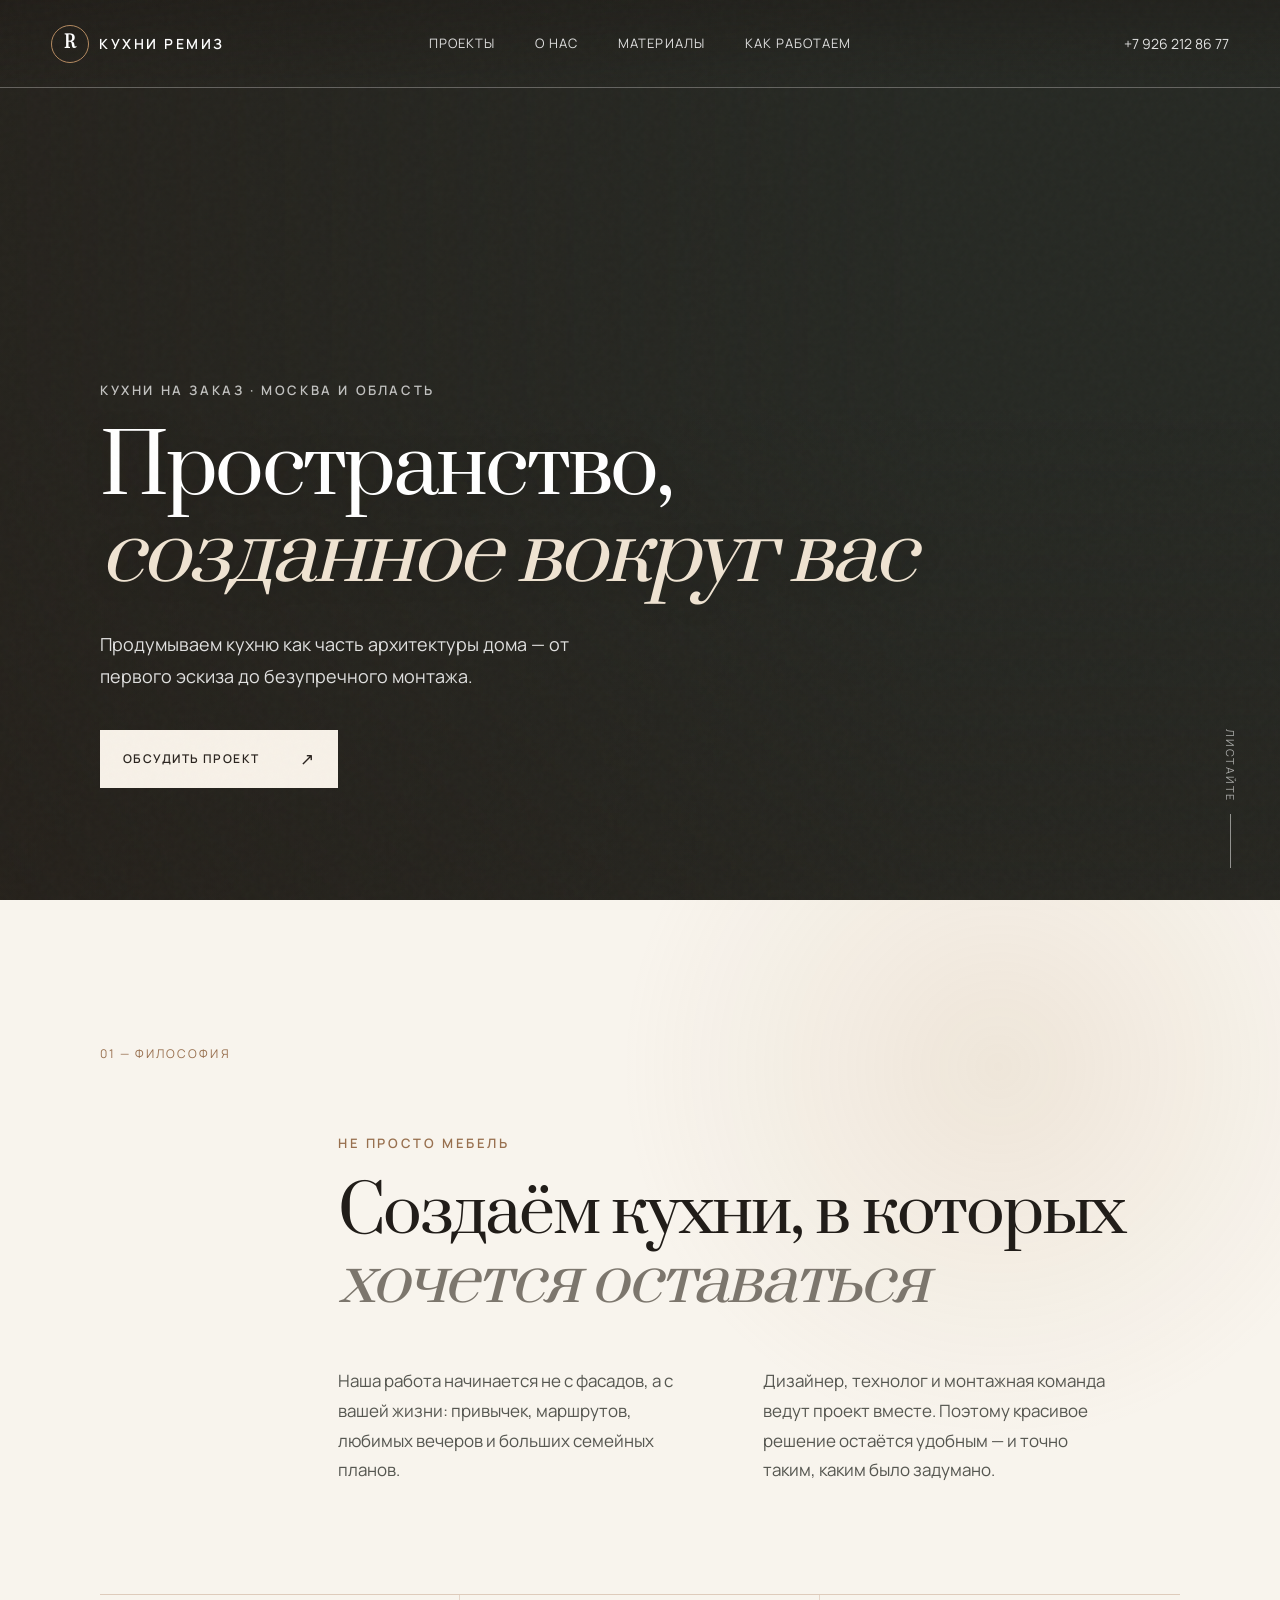
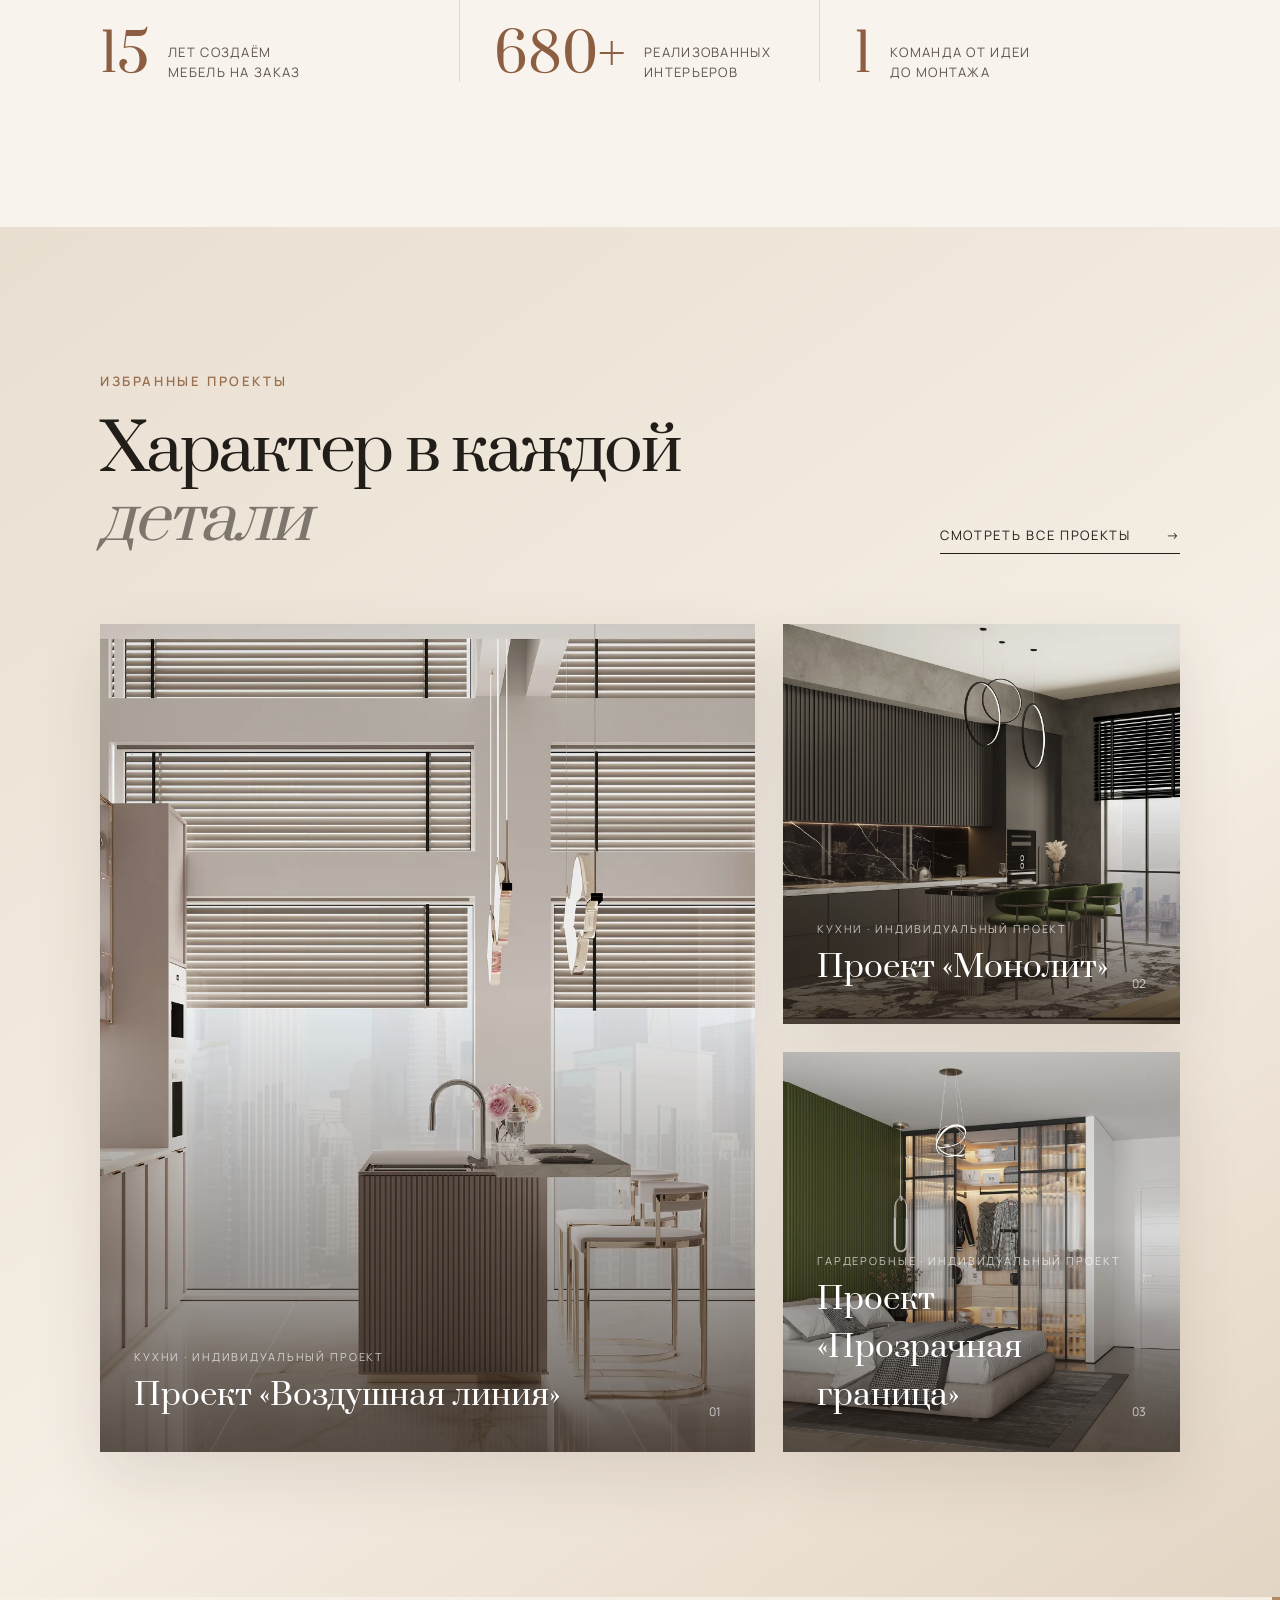
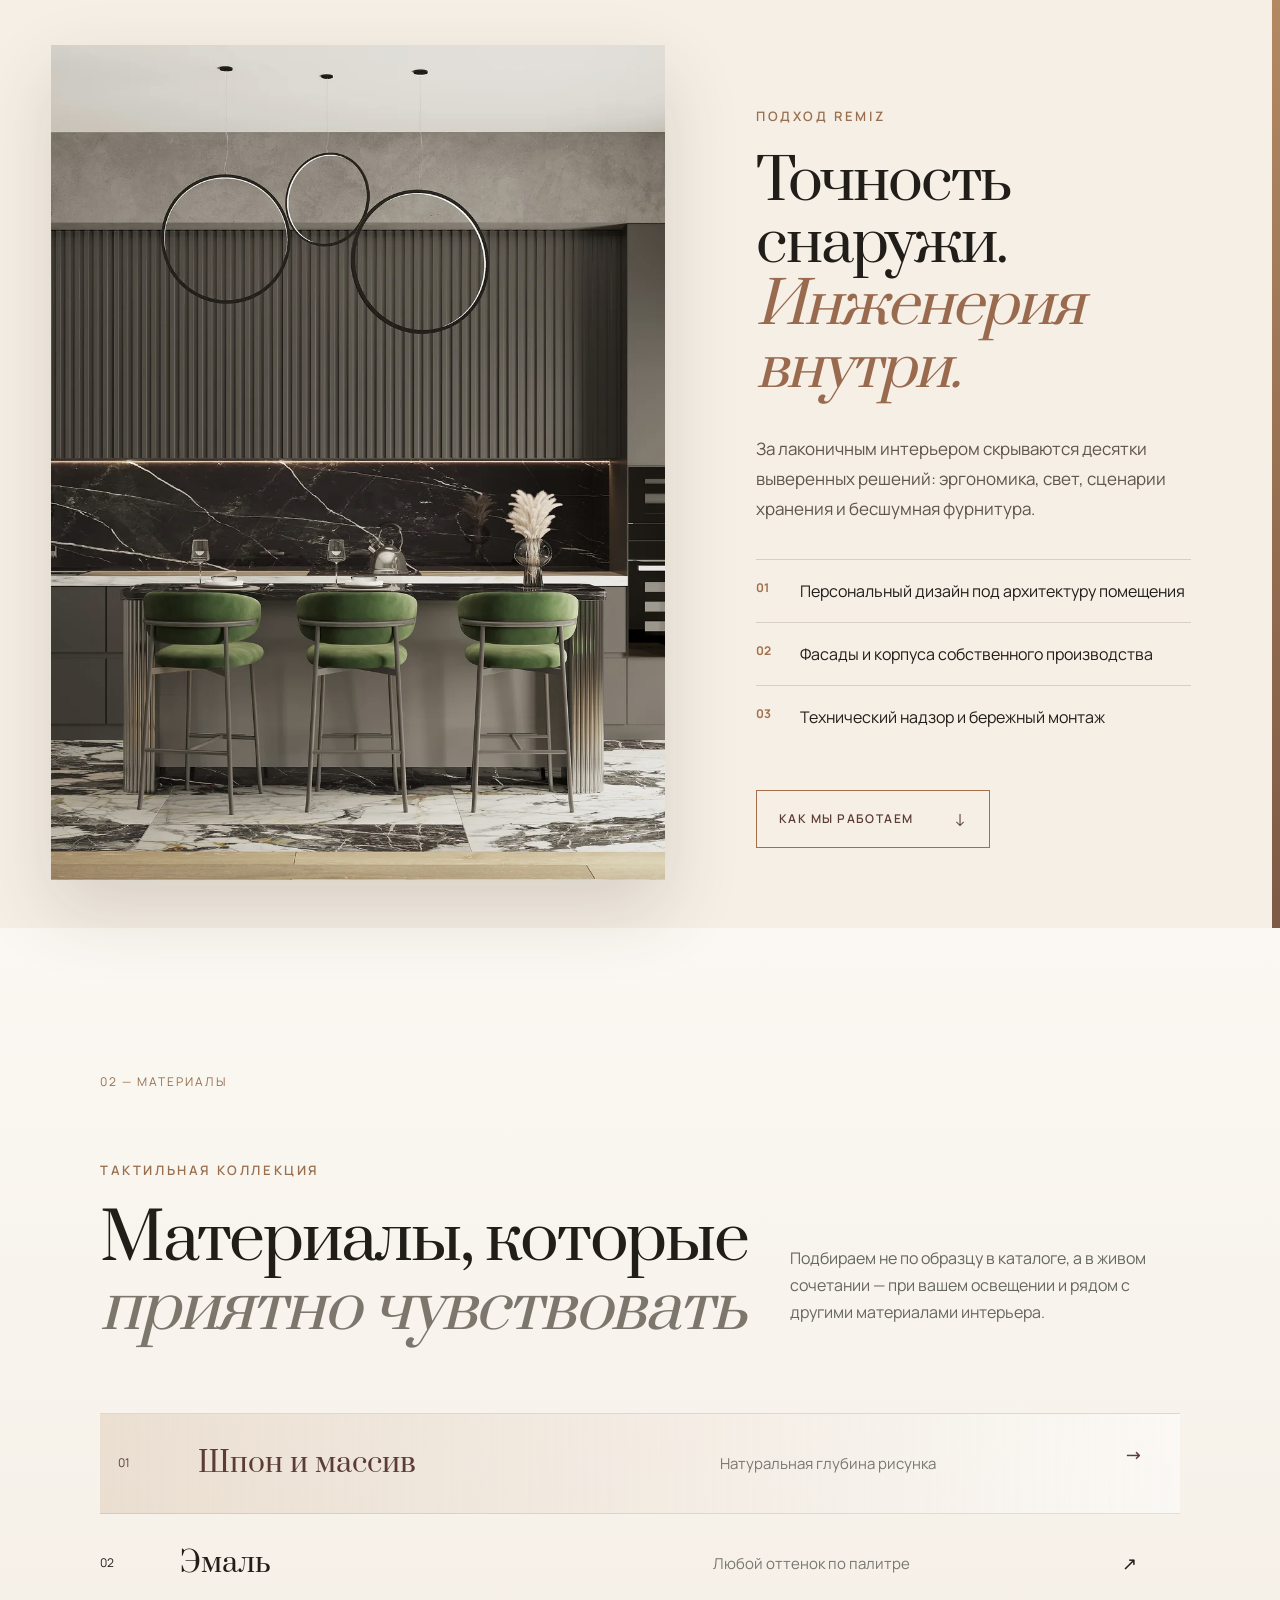
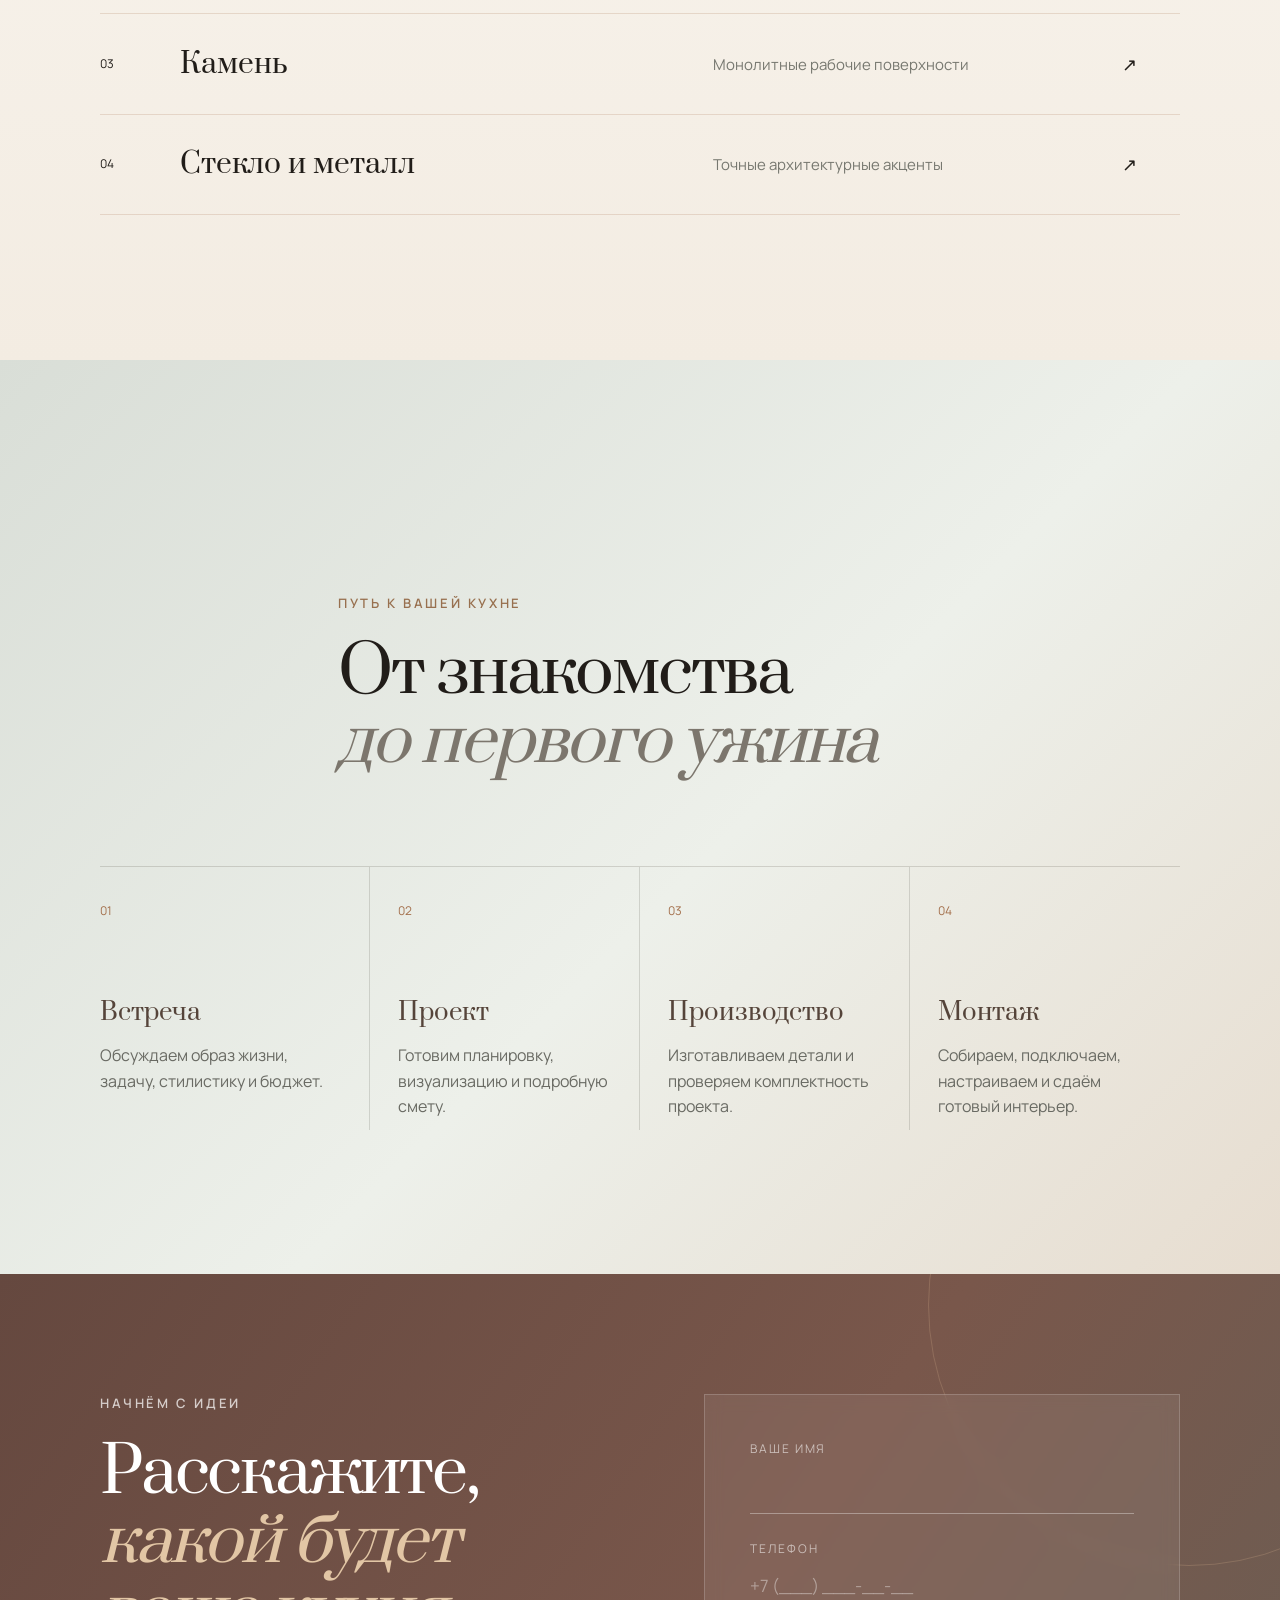
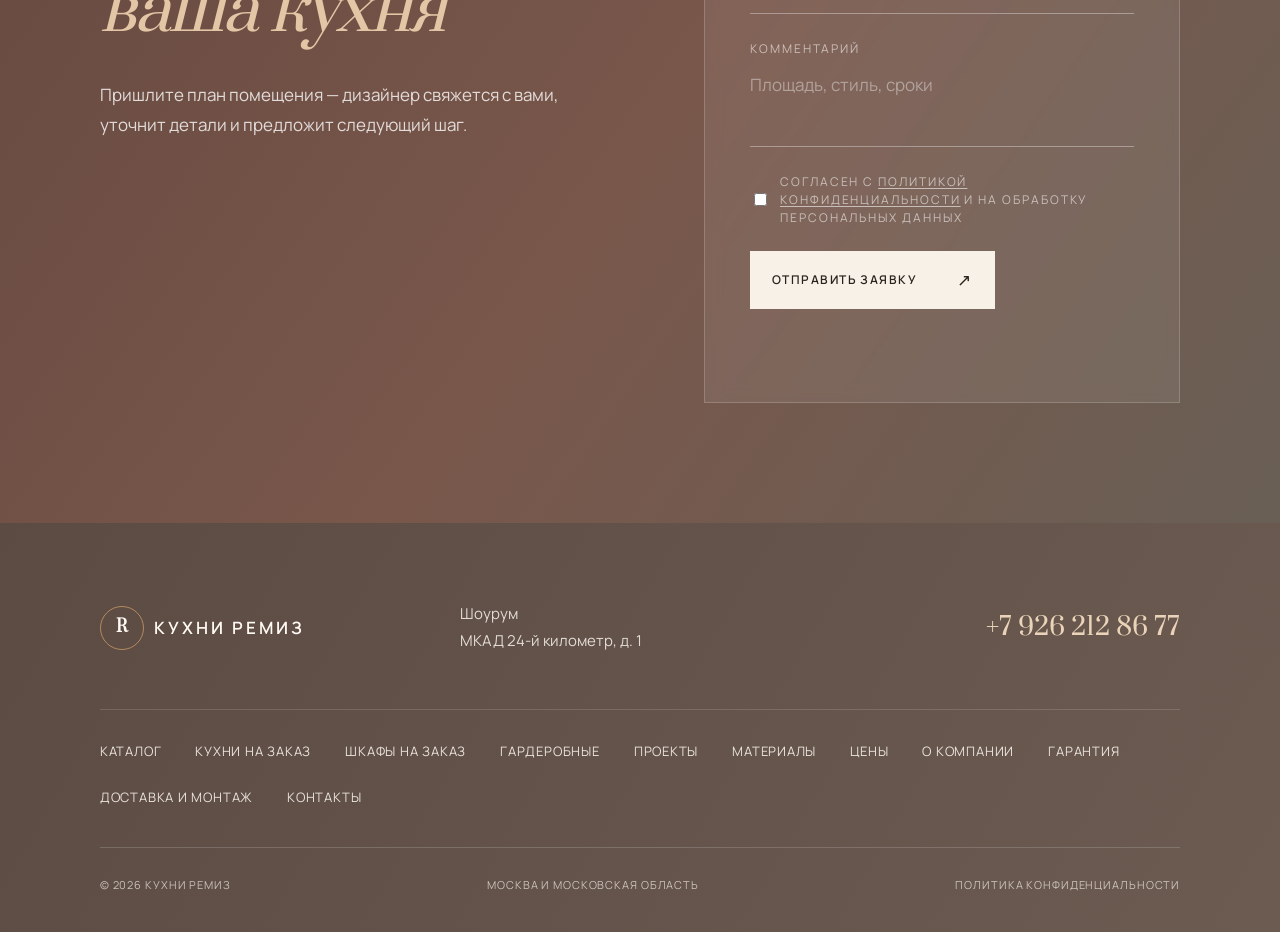
<file: index.html>
<!doctype html>
<html lang="ru">
<head>
  <meta charset="utf-8">
  <meta name="viewport" content="width=device-width,initial-scale=1">
  <meta name="description" content="Кухни и мебель REMIZ на заказ в Москве: индивидуальный дизайн-проект, собственное производство, замер, доставка и монтаж. Шоурум на 24-м км МКАД.">
  <meta name="robots" content="index,follow,max-image-preview:large">
  <title>Кухни на заказ в Москве от производителя REMIZ</title>
  <link rel="canonical" href="https://kuhni-remiz.ru/">
  <meta property="og:title" content="Кухни на заказ в Москве — REMIZ">
  <meta property="og:description" content="Индивидуальные кухни и мебель: дизайн, производство и монтаж в одной команде.">
  <meta property="og:type" content="website">
  <meta property="og:url" content="https://kuhni-remiz.ru/">
  <meta property="og:image" content="https://kuhni-remiz.ru/assets/portfolio/kitchen-01/02.webp">
  <meta name="twitter:card" content="summary_large_image">
  <link rel="manifest" href="site.webmanifest">
  <link rel="preconnect" href="https://fonts.googleapis.com">
  <link rel="preconnect" href="https://fonts.gstatic.com" crossorigin>
  <link href="https://fonts.googleapis.com/css2?family=Manrope:wght@400;500;600&family=Prata&display=swap" rel="stylesheet">
  <link rel="stylesheet" href="style.css?v=20261008-3">
  <script type="application/ld+json">
  {"@context":"https://schema.org","@type":"FurnitureStore","name":"REMIZ","url":"https://kuhni-remiz.ru/","image":"https://kuhni-remiz.ru/assets/portfolio/kitchen-01/02.webp","telephone":"+7-926-212-86-77","priceRange":"₽₽₽","address":{"@type":"PostalAddress","addressLocality":"Москва","streetAddress":"МКАД 24-й километр, д. 1","addressCountry":"RU"},"areaServed":["Москва","Московская область"]}
  </script>
</head>
<body>
  <div class="noise" aria-hidden="true"></div>
  <div data-site-header="home"></div>

  <main>
    <section class="hero">
      <div class="hero-media" role="img" aria-label="Индивидуальные кухни Remiz">
        <div class="hero-slide" style="background-image:url('assets/portfolio/kitchen-01/02.webp')"></div>
        <div class="hero-slide" style="background-image:url('assets/portfolio/kitchen-04/02.webp')"></div>
        <div class="hero-slide" style="background-image:url('assets/portfolio/kitchen-03/01.webp')"></div>
        <div class="hero-slide" style="background-image:url('assets/portfolio/kitchen-02/01.webp')"></div>
      </div>
      <div class="hero-shade"></div>
      <div class="hero-copy reveal">
        <p class="kicker light">Кухни на заказ · Москва и область</p>
        <h1>Пространство,<br><em>созданное вокруг вас</em></h1>
        <p class="hero-lead">Продумываем кухню как часть архитектуры дома — от первого эскиза до безупречного монтажа.</p>
        <a class="button button-light" href="#contact"><span>Обсудить проект</span><b>↗</b></a>
      </div>
      <div class="hero-meta">
        <span>Собственное производство</span><span>Гарантия 24 месяца</span><span>Проект от 14 дней</span>
      </div>
      <a class="scroll-hint" href="#manifesto" aria-label="Листать вниз">листайте <i></i></a>
    </section>

    <section class="manifesto section" id="manifesto">
      <div class="section-index">01 — Философия</div>
      <div class="manifesto-copy reveal">
        <p class="kicker">Не просто мебель</p>
        <h2>Создаём кухни, в которых<br><em>хочется оставаться</em></h2>
        <div class="manifesto-grid">
          <p>Наша работа начинается не с фасадов, а с вашей жизни: привычек, маршрутов, любимых вечеров и больших семейных планов.</p>
          <p>Дизайнер, технолог и монтажная команда ведут проект вместе. Поэтому красивое решение остаётся удобным — и точно таким, каким было задумано.</p>
        </div>
      </div>
      <div class="numbers reveal">
        <div><strong>15</strong><span>лет создаём<br>мебель на заказ</span></div>
        <div><strong>680+</strong><span>реализованных<br>интерьеров</span></div>
        <div><strong>1</strong><span>команда от идеи<br>до монтажа</span></div>
      </div>
    </section>

    <section class="projects section" id="projects">
      <div class="section-heading reveal">
        <div><p class="kicker">Избранные проекты</p><h2>Характер в каждой<br><em>детали</em></h2></div>
        <a class="text-link" href="/proekty/">Смотреть все проекты <span>→</span></a>
      </div>
      <div class="project-grid" id="featured-projects" aria-live="polite"></div>
    </section>

    <section class="approach" id="approach">
      <div class="approach-image reveal"><img src="assets/portfolio/kitchen-04/01.webp" alt="Фрагмент индивидуальной кухни Remiz"></div>
      <div class="approach-copy reveal">
        <p class="kicker light">Подход Remiz</p>
        <h2>Точность снаружи.<br><em>Инженерия внутри.</em></h2>
        <p>За лаконичным интерьером скрываются десятки выверенных решений: эргономика, свет, сценарии хранения и бесшумная фурнитура.</p>
        <ul>
          <li><b>01</b><span>Персональный дизайн под архитектуру помещения</span></li>
          <li><b>02</b><span>Фасады и корпуса собственного производства</span></li>
          <li><b>03</b><span>Технический надзор и бережный монтаж</span></li>
        </ul>
        <a class="button button-outline" href="#process"><span>Как мы работаем</span><b>↓</b></a>
      </div>
    </section>

    <section class="materials section" id="materials">
      <div class="section-index">02 — Материалы</div>
      <div class="section-heading reveal">
        <div><p class="kicker">Тактильная коллекция</p><h2>Материалы, которые<br><em>приятно чувствовать</em></h2></div>
        <p class="heading-note">Подбираем не по образцу в каталоге, а в живом сочетании — при вашем освещении и рядом с другими материалами интерьера.</p>
      </div>
      <div class="material-list reveal">
        <a class="material-row active" href="materialy/#fasady"><span>01</span><strong>Шпон и массив</strong><small>Натуральная глубина рисунка</small><i>↗</i></a>
        <a class="material-row" href="materialy/#fasady"><span>02</span><strong>Эмаль</strong><small>Любой оттенок по палитре</small><i>↗</i></a>
        <a class="material-row" href="materialy/#stoleshnicy"><span>03</span><strong>Камень</strong><small>Монолитные рабочие поверхности</small><i>↗</i></a>
        <a class="material-row" href="materialy/#furnitura"><span>04</span><strong>Стекло и металл</strong><small>Точные архитектурные акценты</small><i>↗</i></a>
      </div>
    </section>

    <section class="process section" id="process">
      <div class="section-index">03 — Процесс</div>
      <div class="process-intro reveal"><p class="kicker">Путь к вашей кухне</p><h2>От знакомства<br><em>до первого ужина</em></h2></div>
      <div class="timeline reveal">
        <article><span>01</span><div><h3>Встреча</h3><p>Обсуждаем образ жизни, задачу, стилистику и бюджет.</p></div></article>
        <article><span>02</span><div><h3>Проект</h3><p>Готовим планировку, визуализацию и подробную смету.</p></div></article>
        <article><span>03</span><div><h3>Производство</h3><p>Изготавливаем детали и проверяем комплектность проекта.</p></div></article>
        <article><span>04</span><div><h3>Монтаж</h3><p>Собираем, подключаем, настраиваем и сдаём готовый интерьер.</p></div></article>
      </div>
    </section>

    <section class="contact" id="contact">
      <div class="contact-copy reveal">
        <p class="kicker light">Начнём с идеи</p>
        <h2>Расскажите,<br><em>какой будет ваша кухня</em></h2>
        <p>Пришлите план помещения — дизайнер свяжется с вами, уточнит детали и предложит следующий шаг.</p>
      </div>
      <form class="contact-form reveal" action="send.php" method="post" data-lead-form>
        <label><span>Ваше имя</span><input name="name" autocomplete="name" required></label>
        <label><span>Телефон</span><input name="phone" type="tel" autocomplete="tel" placeholder="+7 (___) ___-__-__" required></label>
        <label><span>Комментарий</span><textarea name="comment" rows="2" placeholder="Площадь, стиль, сроки"></textarea></label>
        <input class="form-trap" name="website" tabindex="-1" autocomplete="off" aria-hidden="true">
        <input type="hidden" name="source" value="Главная страница kuhni-remiz.ru">
        <label class="consent"><input name="consent" type="checkbox" value="yes" required><span>Согласен с <a href="/politika-konfidencialnosti/">политикой конфиденциальности</a> и на обработку персональных данных</span></label>
        <button class="button button-light" type="submit"><span>Отправить заявку</span><b>↗</b></button>
        <p class="form-status" role="status"></p>
      </form>
    </section>
  </main>

  <div data-site-footer></div><script src="/components.js?v=20261008-3"></script>
  <script src="projects-data.js?v=20260911-3"></script>
  <script src="script.js?v=20260911-1"></script>
</body>
</html>
</file>
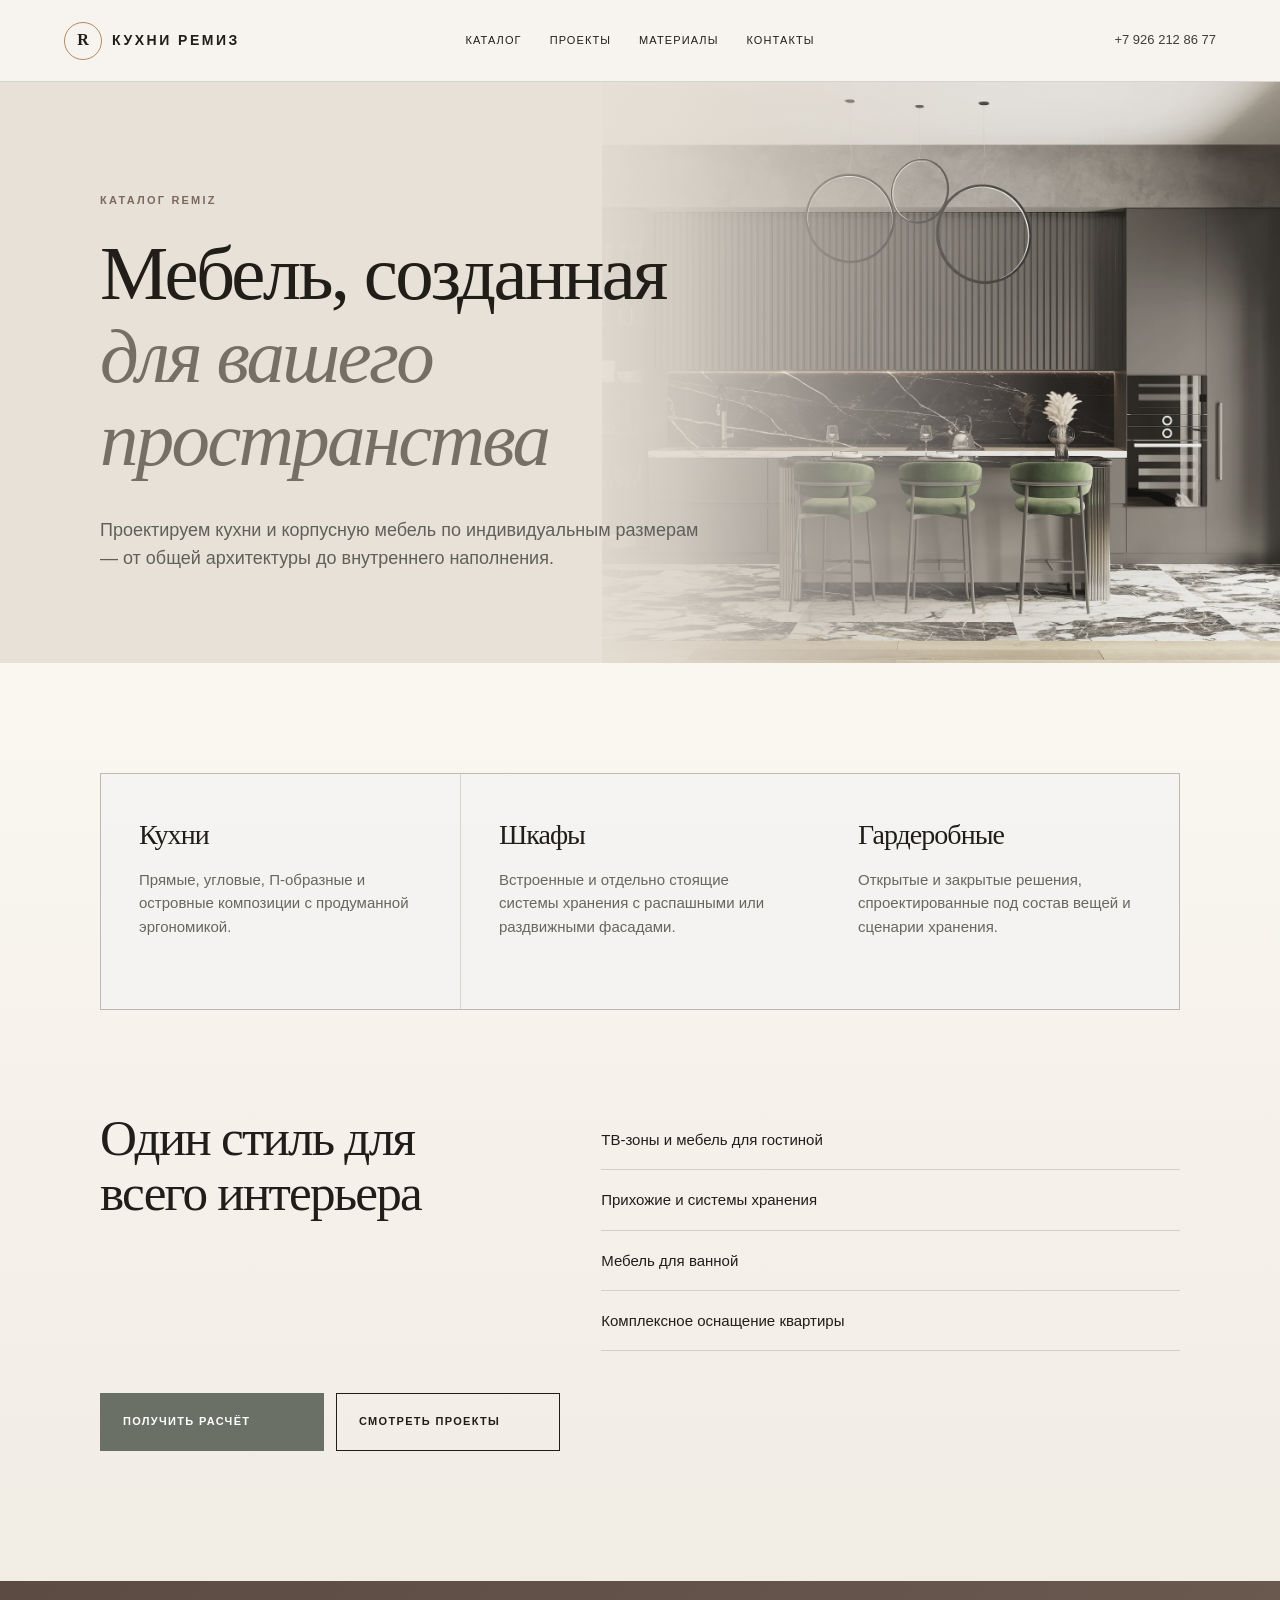
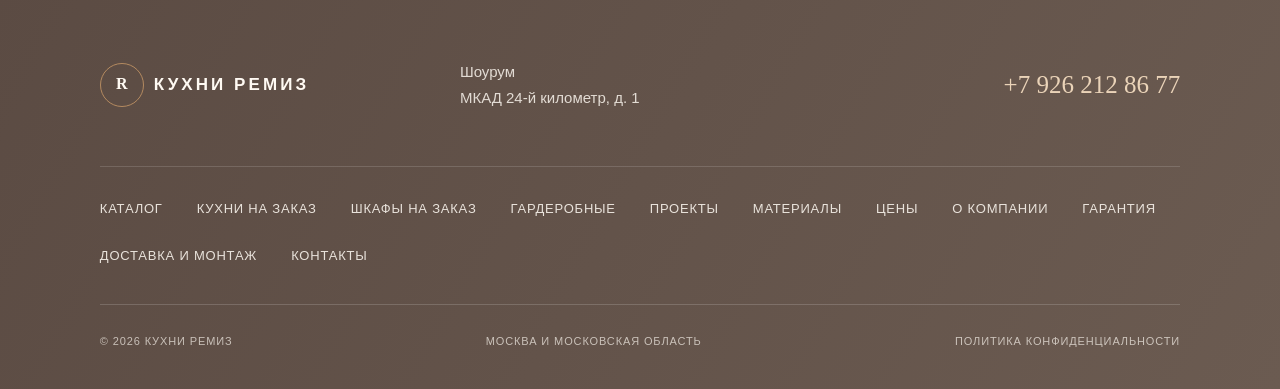
<file: catalog/index.html>
<!doctype html><html lang="ru"><head><meta charset="utf-8"><meta name="viewport" content="width=device-width,initial-scale=1"><meta name="robots" content="index,follow,max-image-preview:large"><meta name="description" content="Кухни, шкафы, гардеробные и мебель REMIZ по индивидуальным размерам в Москве. Дизайн, производство и монтаж."><link rel="canonical" href="https://kuhni-remiz.ru/catalog/"><title>Каталог кухонь и мебели на заказ — REMIZ</title><link rel="stylesheet" href="../style.css?v=20260911-2"><link rel="stylesheet" href="../info.css"><link rel="stylesheet" href="../theme-light.css"></head><body class="info-page"><div data-site-header="info"></div><main><section class="info-hero"><p class="kicker">Каталог REMIZ</p><h1>Мебель, созданная<br><em>для вашего пространства</em></h1><p class="info-lead">Проектируем кухни и корпусную мебель по индивидуальным размерам — от общей архитектуры до внутреннего наполнения.</p></section><section class="info-content"><div class="info-grid"><article><h2>Кухни</h2><p>Прямые, угловые, П-образные и островные композиции с продуманной эргономикой.</p></article><article><h2>Шкафы</h2><p>Встроенные и отдельно стоящие системы хранения с распашными или раздвижными фасадами.</p></article><article><h2>Гардеробные</h2><p>Открытые и закрытые решения, спроектированные под состав вещей и сценарии хранения.</p></article></div><div class="info-section"><h2>Один стиль для всего интерьера</h2><ul><li>ТВ-зоны и мебель для гостиной</li><li>Прихожие и системы хранения</li><li>Мебель для ванной</li><li>Комплексное оснащение квартиры</li></ul></div><div class="info-actions"><a class="button primary" href="../#contact">Получить расчёт</a><a class="button" href="../proekty/">Смотреть проекты</a></div></section></main><div data-site-footer></div><script src="/components.js?v=20260911-1"></script></body></html>
</file>
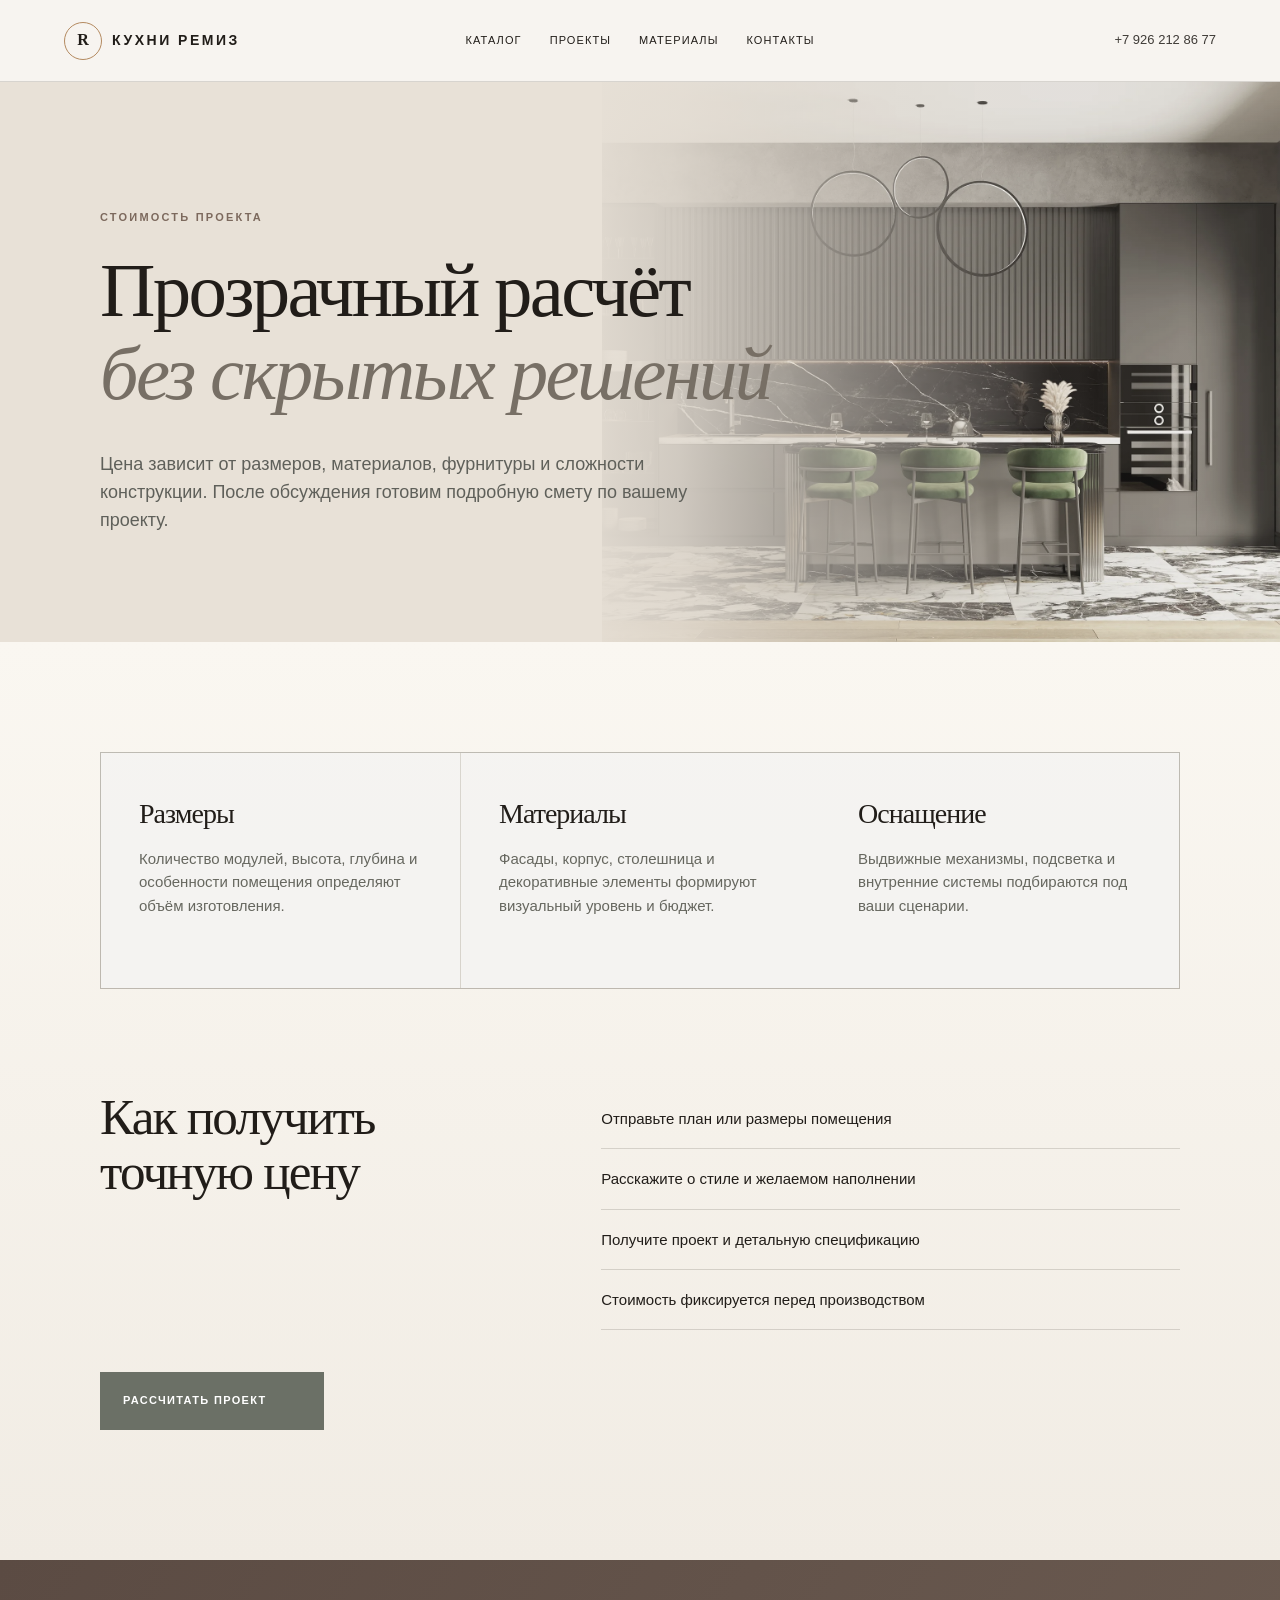
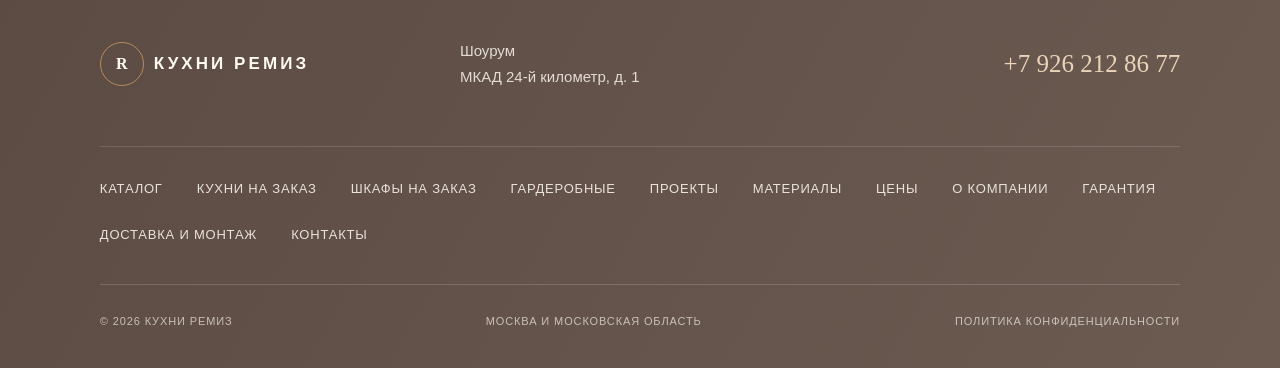
<file: ceny/index.html>
<!doctype html><html lang="ru"><head><meta charset="utf-8"><meta name="viewport" content="width=device-width,initial-scale=1"><meta name="robots" content="index,follow"><meta name="description" content="Стоимость кухни и мебели на заказ REMIZ. Из чего складывается цена и как получить точный расчёт проекта."><link rel="canonical" href="https://kuhni-remiz.ru/ceny/"><title>Цены на кухни и мебель на заказ — REMIZ</title><link rel="stylesheet" href="../style.css?v=20260911-2"><link rel="stylesheet" href="../info.css"><link rel="stylesheet" href="../theme-light.css"></head><body class="info-page"><div data-site-header="info"></div><main><section class="info-hero"><p class="kicker">Стоимость проекта</p><h1>Прозрачный расчёт<br><em>без скрытых решений</em></h1><p class="info-lead">Цена зависит от размеров, материалов, фурнитуры и сложности конструкции. После обсуждения готовим подробную смету по вашему проекту.</p></section><section class="info-content"><div class="info-grid"><article><h2>Размеры</h2><p>Количество модулей, высота, глубина и особенности помещения определяют объём изготовления.</p></article><article><h2>Материалы</h2><p>Фасады, корпус, столешница и декоративные элементы формируют визуальный уровень и бюджет.</p></article><article><h2>Оснащение</h2><p>Выдвижные механизмы, подсветка и внутренние системы подбираются под ваши сценарии.</p></article></div><div class="info-section"><h2>Как получить точную цену</h2><ul><li>Отправьте план или размеры помещения</li><li>Расскажите о стиле и желаемом наполнении</li><li>Получите проект и детальную спецификацию</li><li>Стоимость фиксируется перед производством</li></ul></div><div class="info-actions"><a class="button primary" href="../#contact">Рассчитать проект</a></div></section></main><div data-site-footer></div><script src="/components.js?v=20260911-1"></script></body></html>
</file>
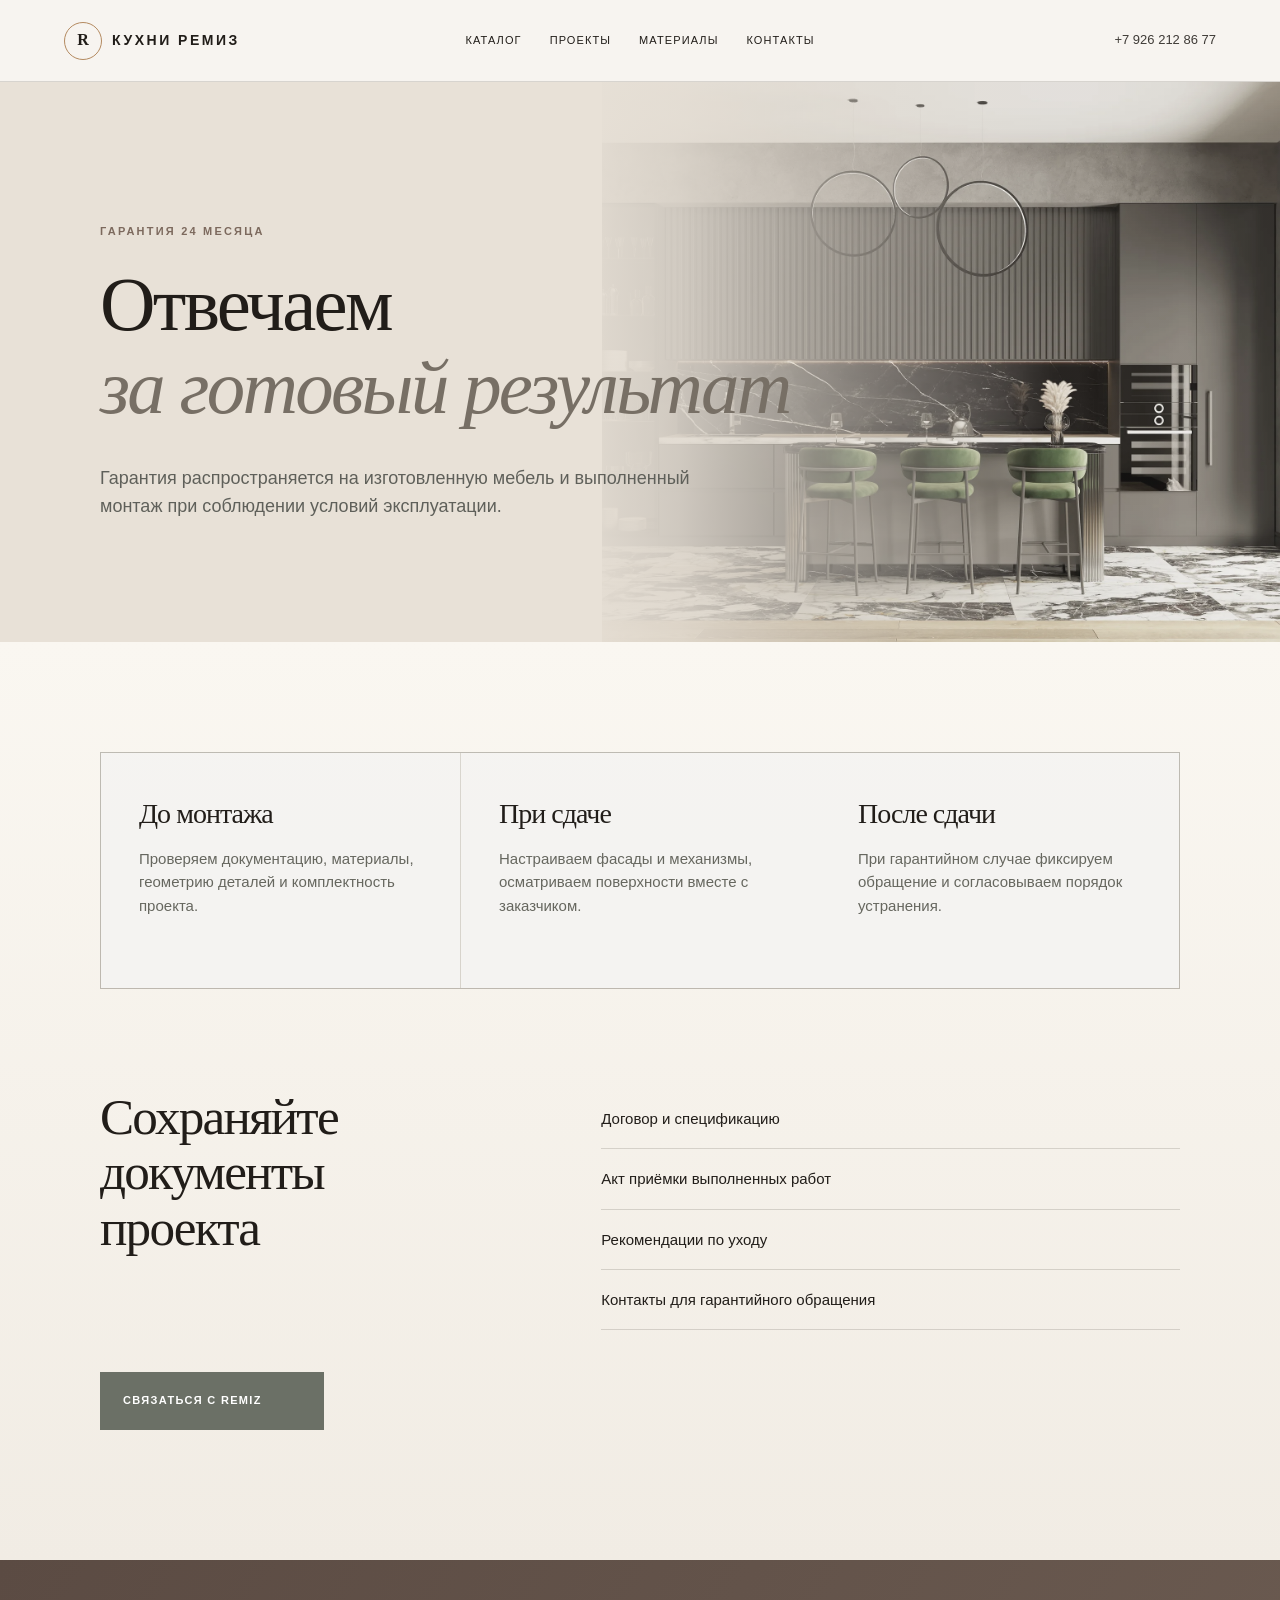
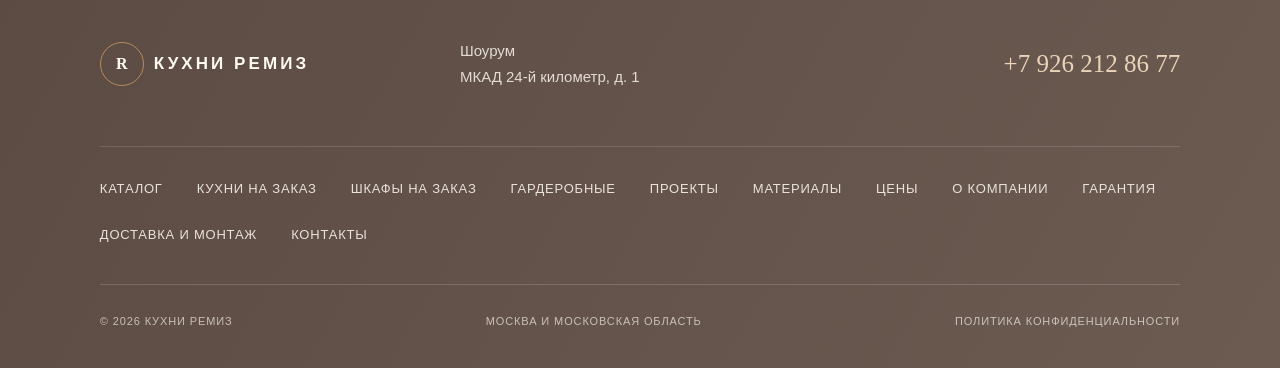
<file: garantiya/index.html>
<!doctype html><html lang="ru"><head><meta charset="utf-8"><meta name="viewport" content="width=device-width,initial-scale=1"><meta name="robots" content="index,follow"><meta name="description" content="Гарантия REMIZ на кухни и мебель по индивидуальному проекту. Контроль производства, монтажа и поддержка."><link rel="canonical" href="https://kuhni-remiz.ru/garantiya/"><title>Гарантия на кухни и мебель — REMIZ</title><link rel="stylesheet" href="../style.css?v=20260911-2"><link rel="stylesheet" href="../info.css"><link rel="stylesheet" href="../theme-light.css"></head><body class="info-page"><div data-site-header="info"></div><main><section class="info-hero"><p class="kicker">Гарантия 24 месяца</p><h1>Отвечаем<br><em>за готовый результат</em></h1><p class="info-lead">Гарантия распространяется на изготовленную мебель и выполненный монтаж при соблюдении условий эксплуатации.</p></section><section class="info-content"><div class="info-grid"><article><h2>До монтажа</h2><p>Проверяем документацию, материалы, геометрию деталей и комплектность проекта.</p></article><article><h2>При сдаче</h2><p>Настраиваем фасады и механизмы, осматриваем поверхности вместе с заказчиком.</p></article><article><h2>После сдачи</h2><p>При гарантийном случае фиксируем обращение и согласовываем порядок устранения.</p></article></div><div class="info-section"><h2>Сохраняйте документы проекта</h2><ul><li>Договор и спецификацию</li><li>Акт приёмки выполненных работ</li><li>Рекомендации по уходу</li><li>Контакты для гарантийного обращения</li></ul></div><div class="info-actions"><a class="button primary" href="tel:+79262128677">Связаться с REMIZ</a></div></section></main><div data-site-footer></div><script src="/components.js?v=20260911-1"></script></body></html>
</file>
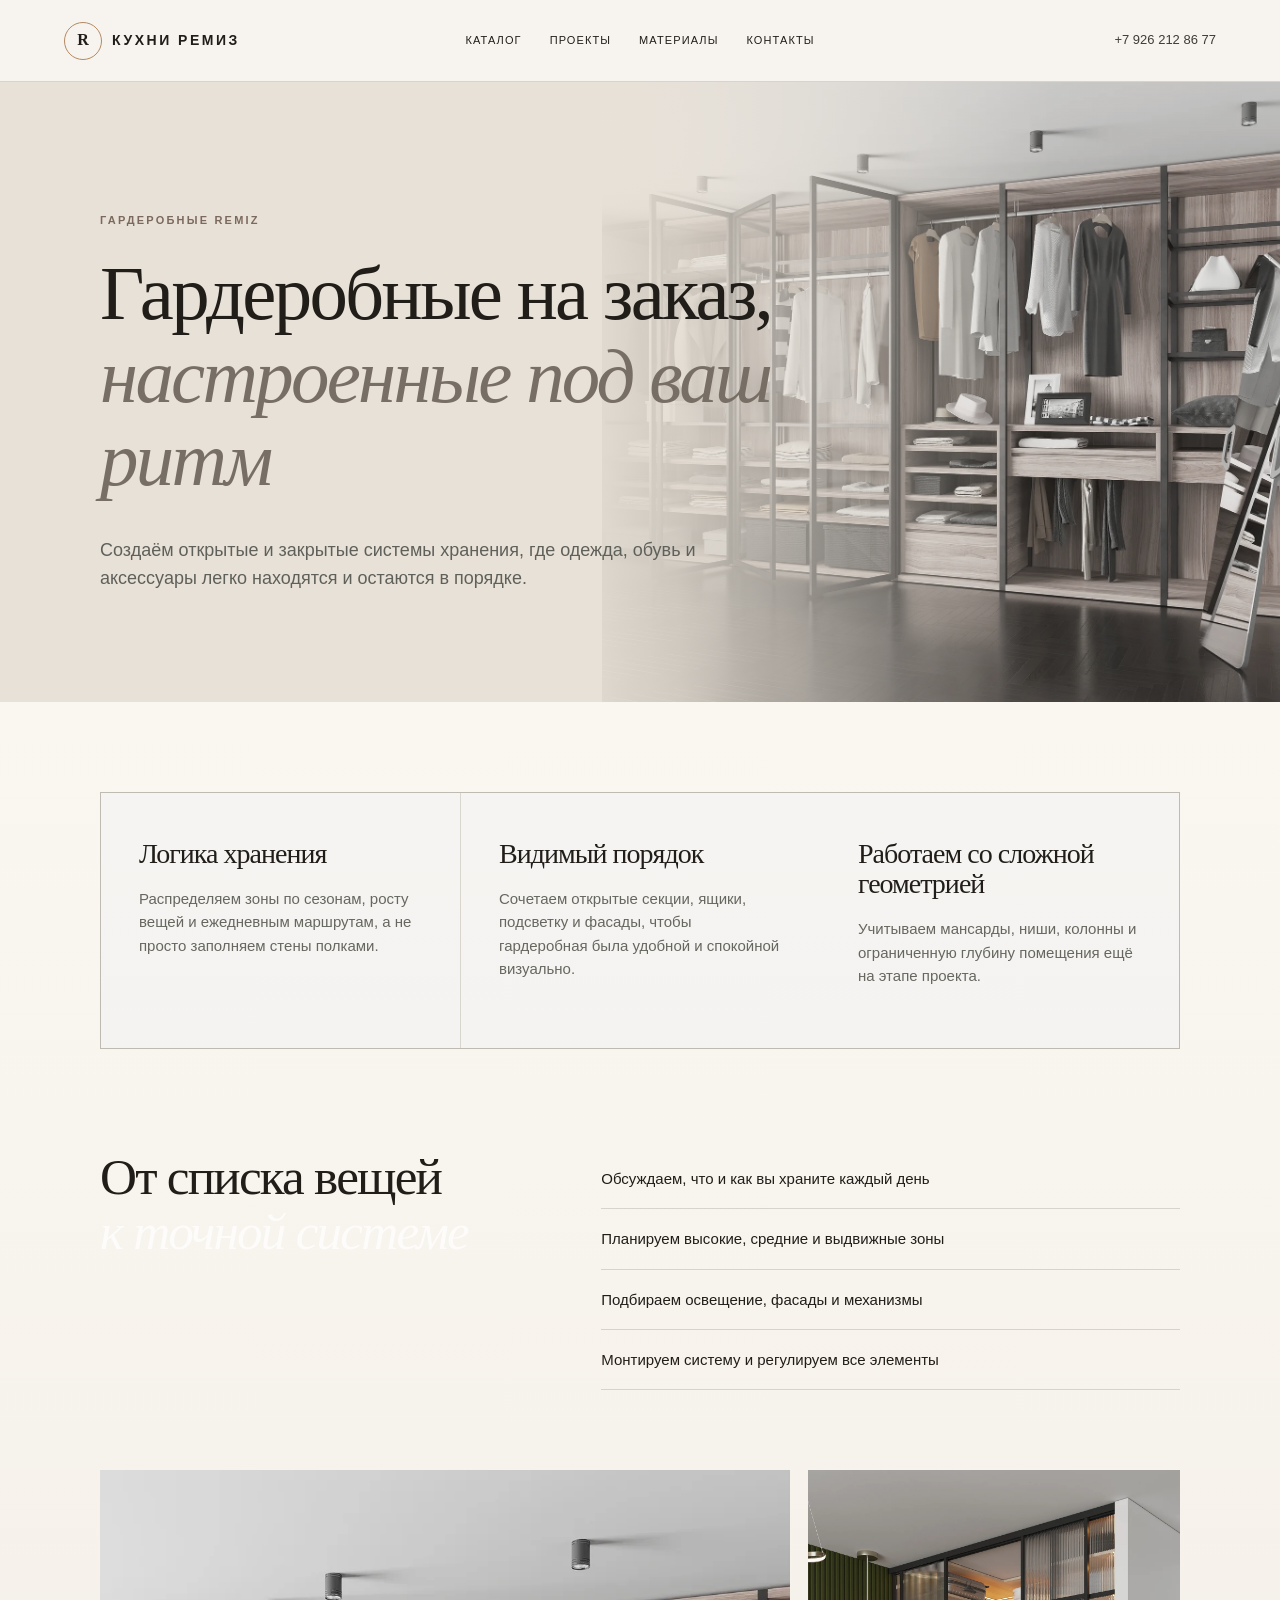
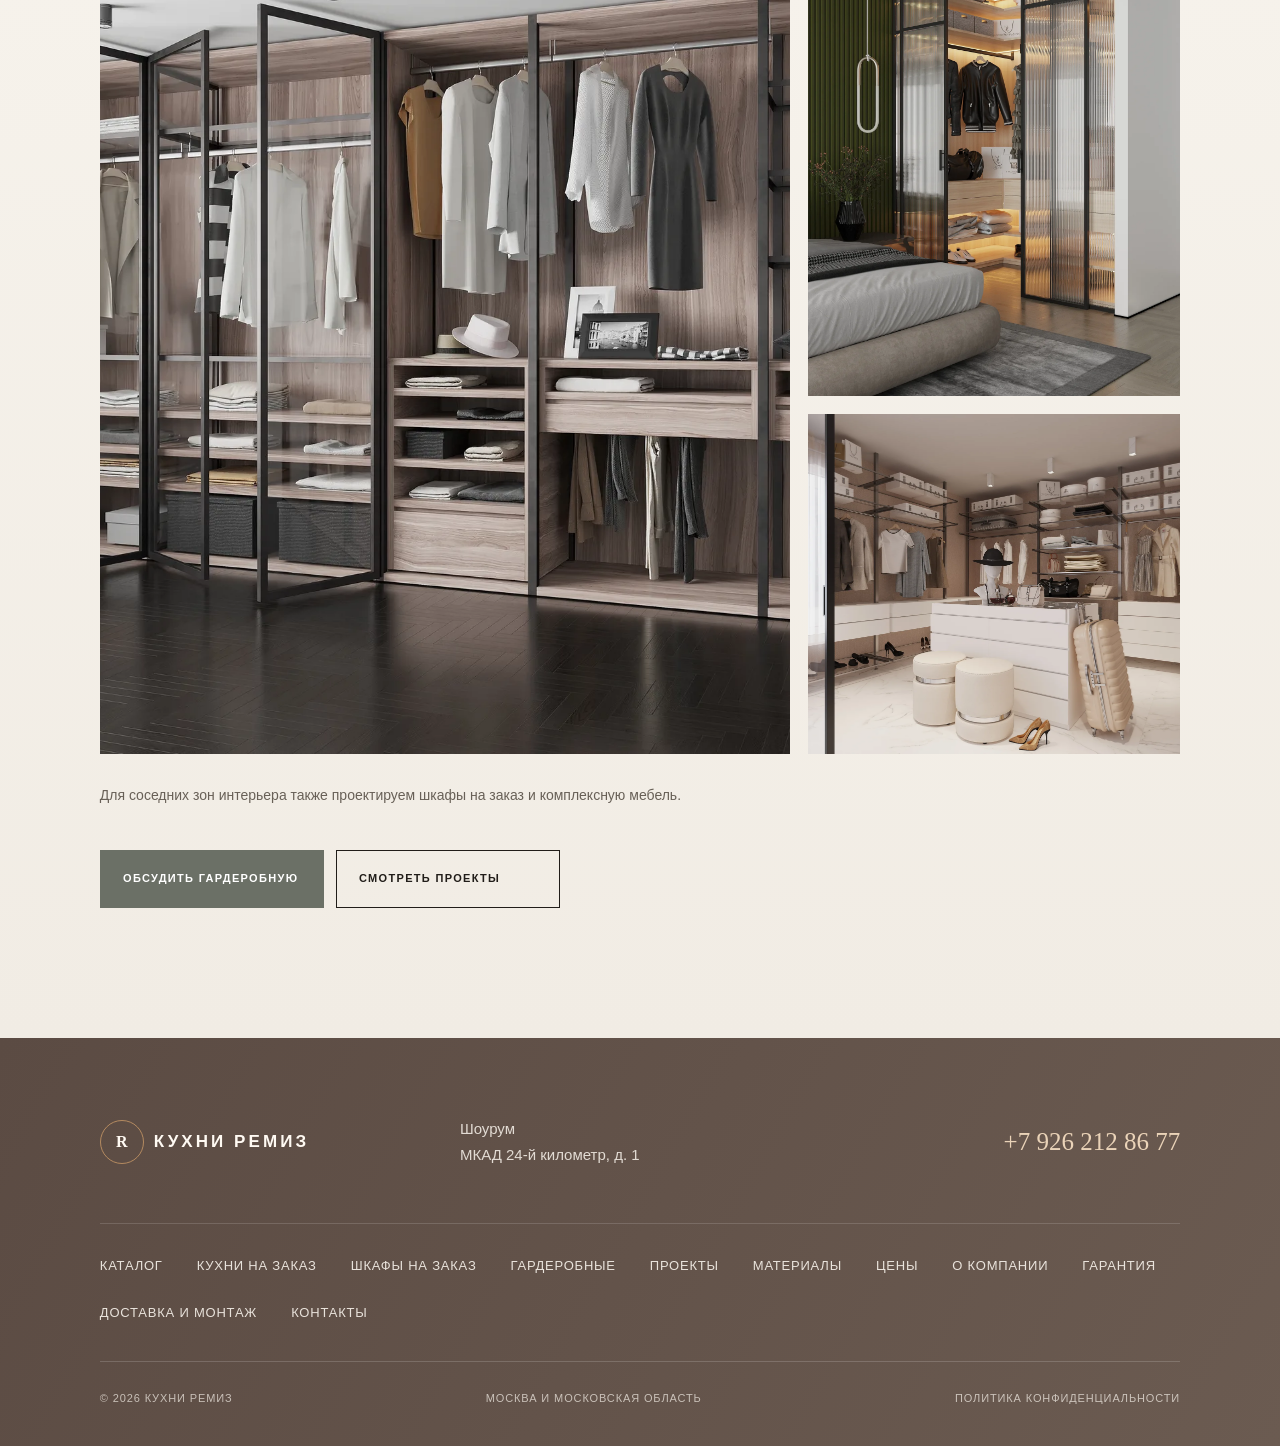
<file: garderobnye-na-zakaz/index.html>
<!doctype html>
<html lang="ru"><head><meta charset="utf-8"><meta name="viewport" content="width=device-width,initial-scale=1"><title>Гардеробные на заказ в Москве — проектирование и монтаж REMIZ</title><meta name="description" content="Гардеробные на заказ в Москве: проектируем системы хранения под помещение, одежду и повседневные сценарии. Производство и монтаж REMIZ."><meta name="robots" content="index,follow,max-image-preview:large"><link rel="canonical" href="https://kuhni-remiz.ru/garderobnye-na-zakaz/"><meta property="og:type" content="website"><meta property="og:title" content="Гардеробные на заказ в Москве — REMIZ"><meta property="og:description" content="Индивидуальные системы хранения от проекта до монтажа."><meta property="og:url" content="https://kuhni-remiz.ru/garderobnye-na-zakaz/"><meta property="og:image" content="https://kuhni-remiz.ru/assets/portfolio/wardrobe-01/01.webp"><link rel="stylesheet" href="../style.css?v=20261008-1"><link rel="stylesheet" href="../info.css"><link rel="stylesheet" href="../theme-light.css"><link rel="stylesheet" href="../landing.css"><script type="application/ld+json">{"@context":"https://schema.org","@type":"Service","name":"Гардеробные на заказ","provider":{"@type":"FurnitureStore","name":"REMIZ","telephone":"+7-926-212-86-77"},"areaServed":"Москва и Московская область","url":"https://kuhni-remiz.ru/garderobnye-na-zakaz/"}</script></head><body class="info-page landing-page" style="--landing-image:url('../assets/portfolio/wardrobe-01/01.webp')"><div data-site-header="info"></div><main><section class="info-hero"><p class="kicker">Гардеробные REMIZ</p><h1>Гардеробные на заказ,<br><em>настроенные под ваш ритм</em></h1><p class="info-lead">Создаём открытые и закрытые системы хранения, где одежда, обувь и аксессуары легко находятся и остаются в порядке.</p></section><section class="info-content"><div class="info-grid"><article><h2>Логика хранения</h2><p>Распределяем зоны по сезонам, росту вещей и ежедневным маршрутам, а не просто заполняем стены полками.</p></article><article><h2>Видимый порядок</h2><p>Сочетаем открытые секции, ящики, подсветку и фасады, чтобы гардеробная была удобной и спокойной визуально.</p></article><article><h2>Работаем со сложной геометрией</h2><p>Учитываем мансарды, ниши, колонны и ограниченную глубину помещения ещё на этапе проекта.</p></article></div><div class="info-section"><h2>От списка вещей<br><em>к точной системе</em></h2><ul><li>Обсуждаем, что и как вы храните каждый день</li><li>Планируем высокие, средние и выдвижные зоны</li><li>Подбираем освещение, фасады и механизмы</li><li>Монтируем систему и регулируем все элементы</li></ul></div><div class="landing-gallery"><figure><img src="../assets/portfolio/wardrobe-01/01.webp" alt="Гардеробная на заказ REMIZ" width="1600" height="1067" loading="lazy"></figure><figure><img src="../assets/portfolio/wardrobe-02/01.webp" alt="Система хранения в гардеробной REMIZ" width="1600" height="1067" loading="lazy"></figure><figure><img src="../assets/portfolio/wardrobe-04/01.webp" alt="Детали гардеробной REMIZ" width="1600" height="1067" loading="lazy"></figure></div><p class="landing-note">Для соседних зон интерьера также проектируем <a href="/shkafy-na-zakaz/">шкафы на заказ</a> и комплексную мебель.</p><div class="info-actions"><a class="button primary" href="/#contact">Обсудить гардеробную</a><a class="button" href="/proekty/">Смотреть проекты</a></div></section></main><div data-site-footer></div><script src="/components.js?v=20261008-2"></script></body></html>
</file>
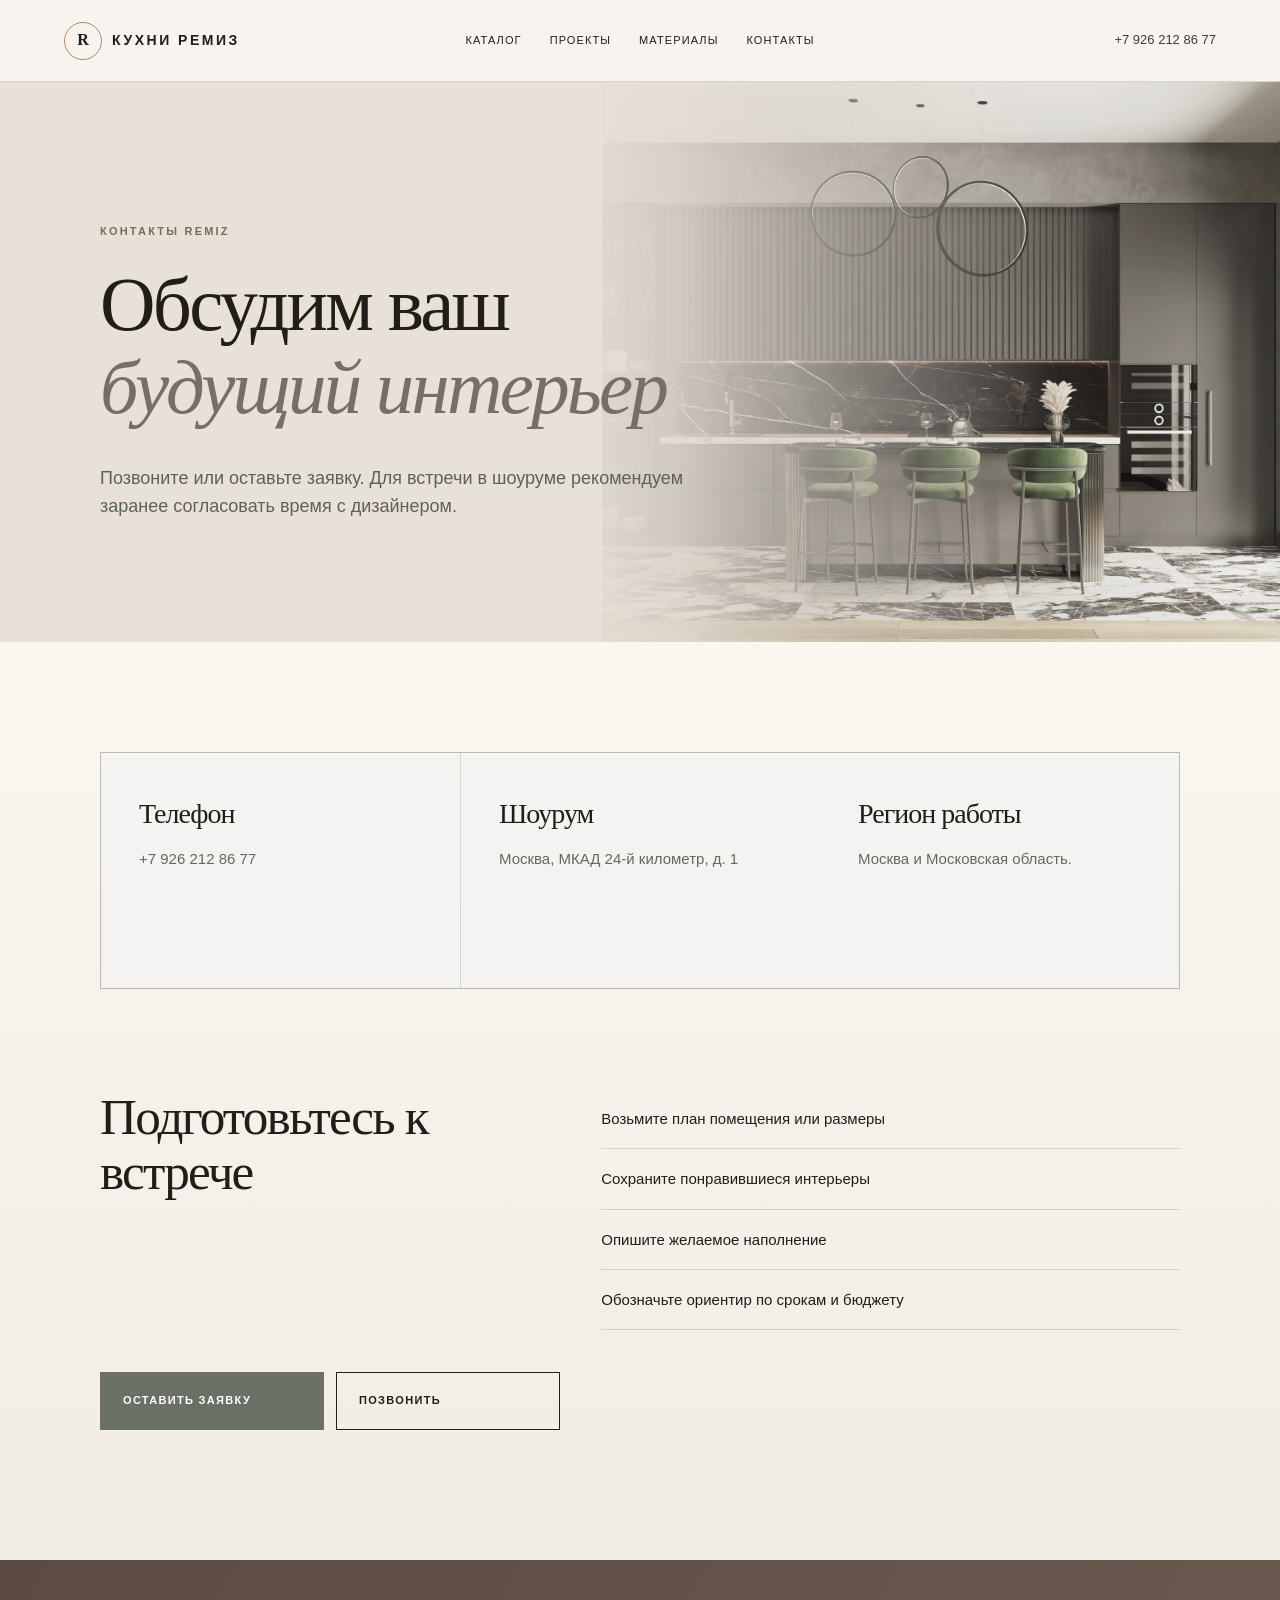
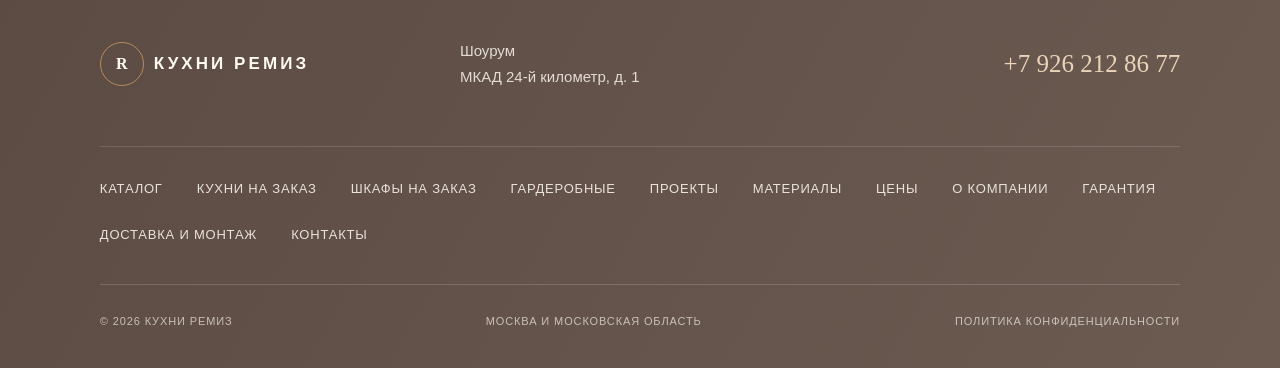
<file: kontakty/index.html>
<!doctype html><html lang="ru"><head><meta charset="utf-8"><meta name="viewport" content="width=device-width,initial-scale=1"><meta name="robots" content="index,follow"><meta name="description" content="Контакты REMIZ: телефон +7 926 212 86 77. Шоурум — Москва, МКАД 24-й километр, д. 1."><link rel="canonical" href="https://kuhni-remiz.ru/kontakty/"><title>Контакты и шоурум REMIZ в Москве</title><link rel="stylesheet" href="../style.css?v=20260911-2"><link rel="stylesheet" href="../info.css"><link rel="stylesheet" href="../theme-light.css"></head><body class="info-page"><div data-site-header="info"></div><main><section class="info-hero"><p class="kicker">Контакты REMIZ</p><h1>Обсудим ваш<br><em>будущий интерьер</em></h1><p class="info-lead">Позвоните или оставьте заявку. Для встречи в шоуруме рекомендуем заранее согласовать время с дизайнером.</p></section><section class="info-content"><div class="info-grid"><article><h2>Телефон</h2><p><a href="tel:+79262128677">+7 926 212 86 77</a></p></article><article><h2>Шоурум</h2><p>Москва, МКАД 24-й километр, д. 1</p></article><article><h2>Регион работы</h2><p>Москва и Московская область.</p></article></div><div class="info-section"><h2>Подготовьтесь к встрече</h2><ul><li>Возьмите план помещения или размеры</li><li>Сохраните понравившиеся интерьеры</li><li>Опишите желаемое наполнение</li><li>Обозначьте ориентир по срокам и бюджету</li></ul></div><div class="info-actions"><a class="button primary" href="../#contact">Оставить заявку</a><a class="button" href="tel:+79262128677">Позвонить</a></div></section></main><div data-site-footer></div><script src="/components.js?v=20260911-1"></script></body></html>
</file>
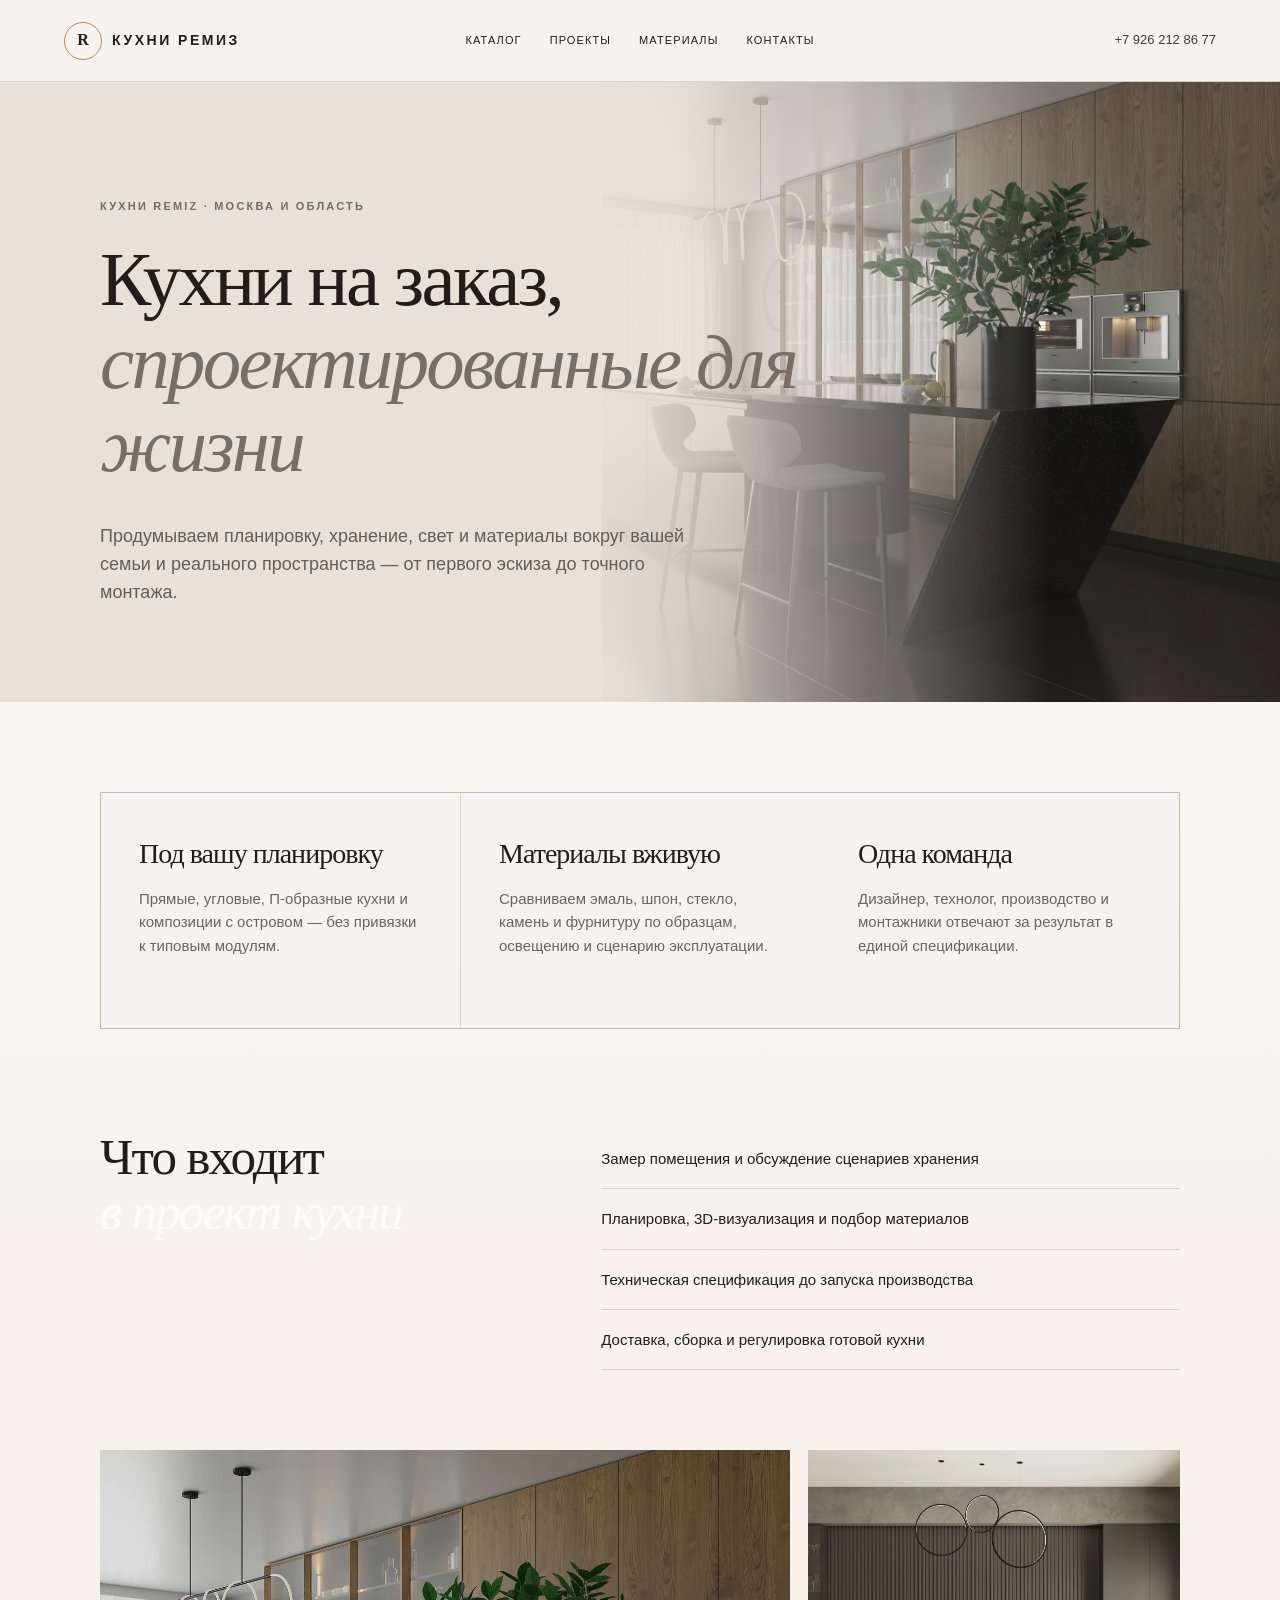
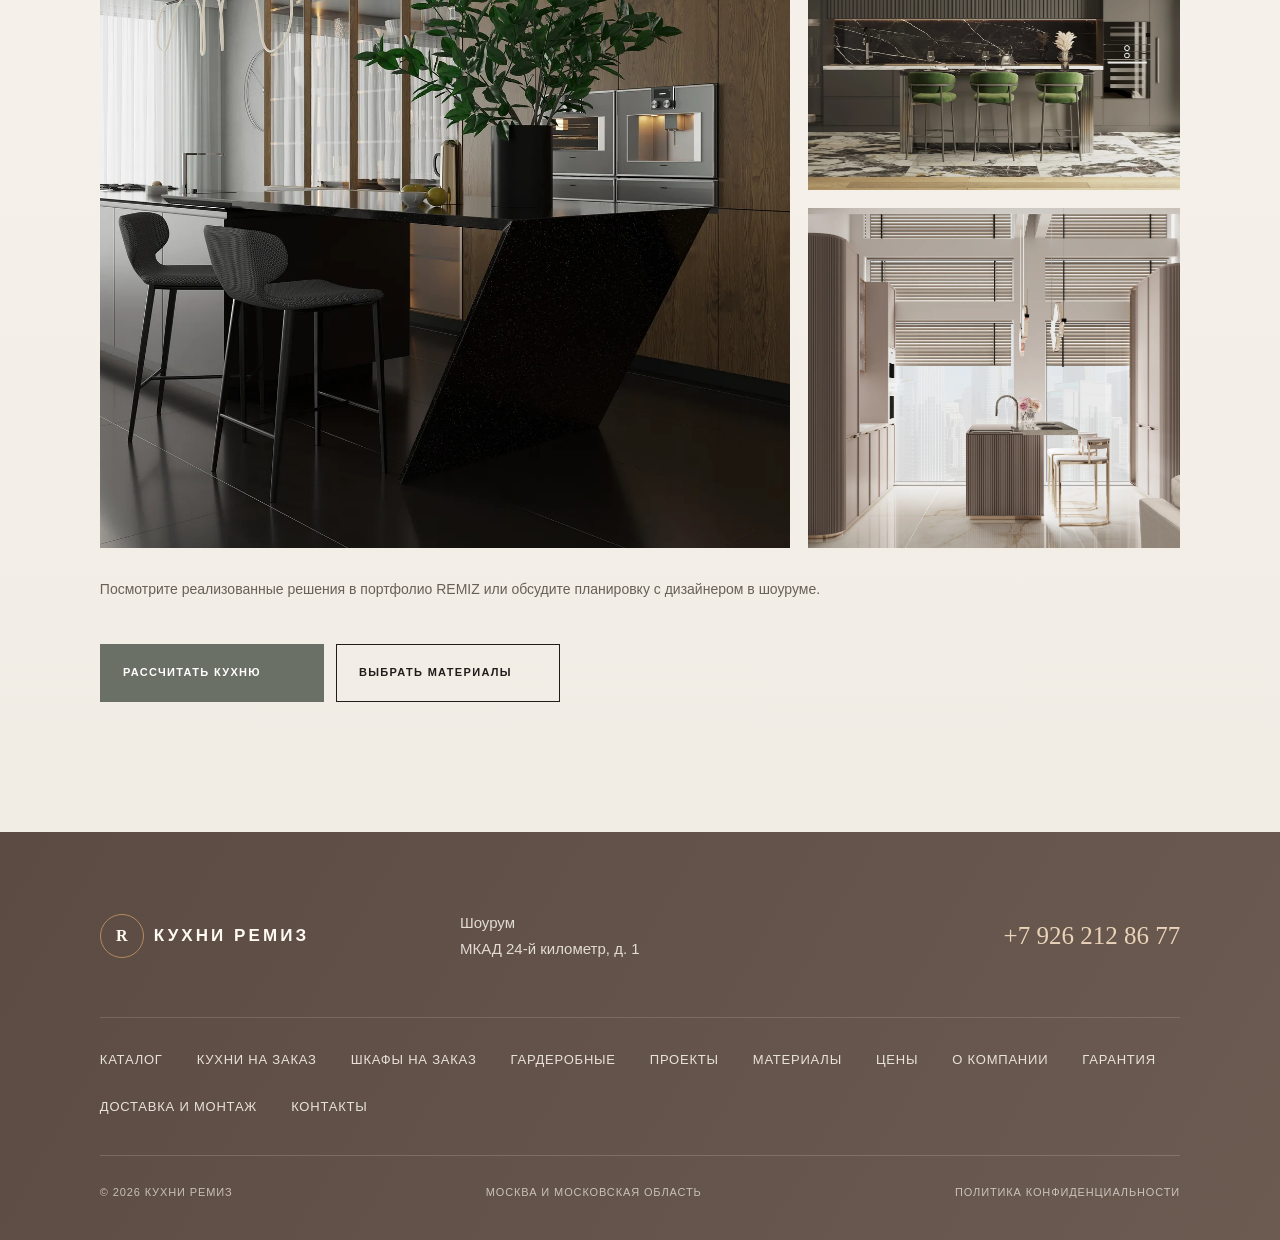
<file: kuhni-na-zakaz/index.html>
<!doctype html>
<html lang="ru">
<head>
  <meta charset="utf-8"><meta name="viewport" content="width=device-width,initial-scale=1">
  <title>Кухни на заказ в Москве от производителя — REMIZ</title>
  <meta name="description" content="Кухни на заказ в Москве и области: индивидуальный проект, производство, доставка и монтаж. Подберём планировку, фасады, столешницу и наполнение.">
  <meta name="robots" content="index,follow,max-image-preview:large">
  <link rel="canonical" href="https://kuhni-remiz.ru/kuhni-na-zakaz/">
  <meta property="og:type" content="website"><meta property="og:title" content="Кухни на заказ в Москве — REMIZ"><meta property="og:description" content="Индивидуальные кухни от идеи до монтажа."><meta property="og:url" content="https://kuhni-remiz.ru/kuhni-na-zakaz/"><meta property="og:image" content="https://kuhni-remiz.ru/assets/portfolio/kitchen-01/02.webp">
  <link rel="stylesheet" href="../style.css?v=20261008-1"><link rel="stylesheet" href="../info.css"><link rel="stylesheet" href="../theme-light.css"><link rel="stylesheet" href="../landing.css">
  <script type="application/ld+json">{"@context":"https://schema.org","@graph":[{"@type":"BreadcrumbList","itemListElement":[{"@type":"ListItem","position":1,"name":"Главная","item":"https://kuhni-remiz.ru/"},{"@type":"ListItem","position":2,"name":"Кухни на заказ","item":"https://kuhni-remiz.ru/kuhni-na-zakaz/"}]},{"@type":"Service","name":"Кухни на заказ","provider":{"@type":"FurnitureStore","name":"REMIZ","telephone":"+7-926-212-86-77"},"areaServed":"Москва и Московская область","url":"https://kuhni-remiz.ru/kuhni-na-zakaz/"}]}</script>
</head>
<body class="info-page landing-page" style="--landing-image:url('../assets/portfolio/kitchen-01/02.webp')"><div data-site-header="info"></div><main>
<section class="info-hero"><p class="kicker">Кухни REMIZ · Москва и область</p><h1>Кухни на заказ,<br><em>спроектированные для жизни</em></h1><p class="info-lead">Продумываем планировку, хранение, свет и материалы вокруг вашей семьи и реального пространства — от первого эскиза до точного монтажа.</p></section>
<section class="info-content"><div class="info-grid"><article><h2>Под вашу планировку</h2><p>Прямые, угловые, П-образные кухни и композиции с островом — без привязки к типовым модулям.</p></article><article><h2>Материалы вживую</h2><p>Сравниваем эмаль, шпон, стекло, камень и фурнитуру по образцам, освещению и сценарию эксплуатации.</p></article><article><h2>Одна команда</h2><p>Дизайнер, технолог, производство и монтажники отвечают за результат в единой спецификации.</p></article></div><div class="info-section"><h2>Что входит<br><em>в проект кухни</em></h2><ul><li>Замер помещения и обсуждение сценариев хранения</li><li>Планировка, 3D-визуализация и подбор материалов</li><li>Техническая спецификация до запуска производства</li><li>Доставка, сборка и регулировка готовой кухни</li></ul></div><div class="landing-gallery"><figure><img src="../assets/portfolio/kitchen-01/02.webp" alt="Современная кухня на заказ REMIZ с островом" width="1600" height="1067" loading="lazy"></figure><figure><img src="../assets/portfolio/kitchen-04/01.webp" alt="Кухня REMIZ с высокой системой хранения" width="1600" height="1067" loading="lazy"></figure><figure><img src="../assets/portfolio/kitchen-03/01.webp" alt="Детали индивидуального кухонного проекта REMIZ" width="1600" height="1067" loading="lazy"></figure></div><p class="landing-note">Посмотрите реализованные решения в <a href="/proekty/">портфолио REMIZ</a> или обсудите планировку с дизайнером в шоуруме.</p><div class="info-actions"><a class="button primary" href="/#contact">Рассчитать кухню</a><a class="button" href="/materialy/">Выбрать материалы</a></div></section></main><div data-site-footer></div><script src="/components.js?v=20261008-2"></script></body></html>
</file>
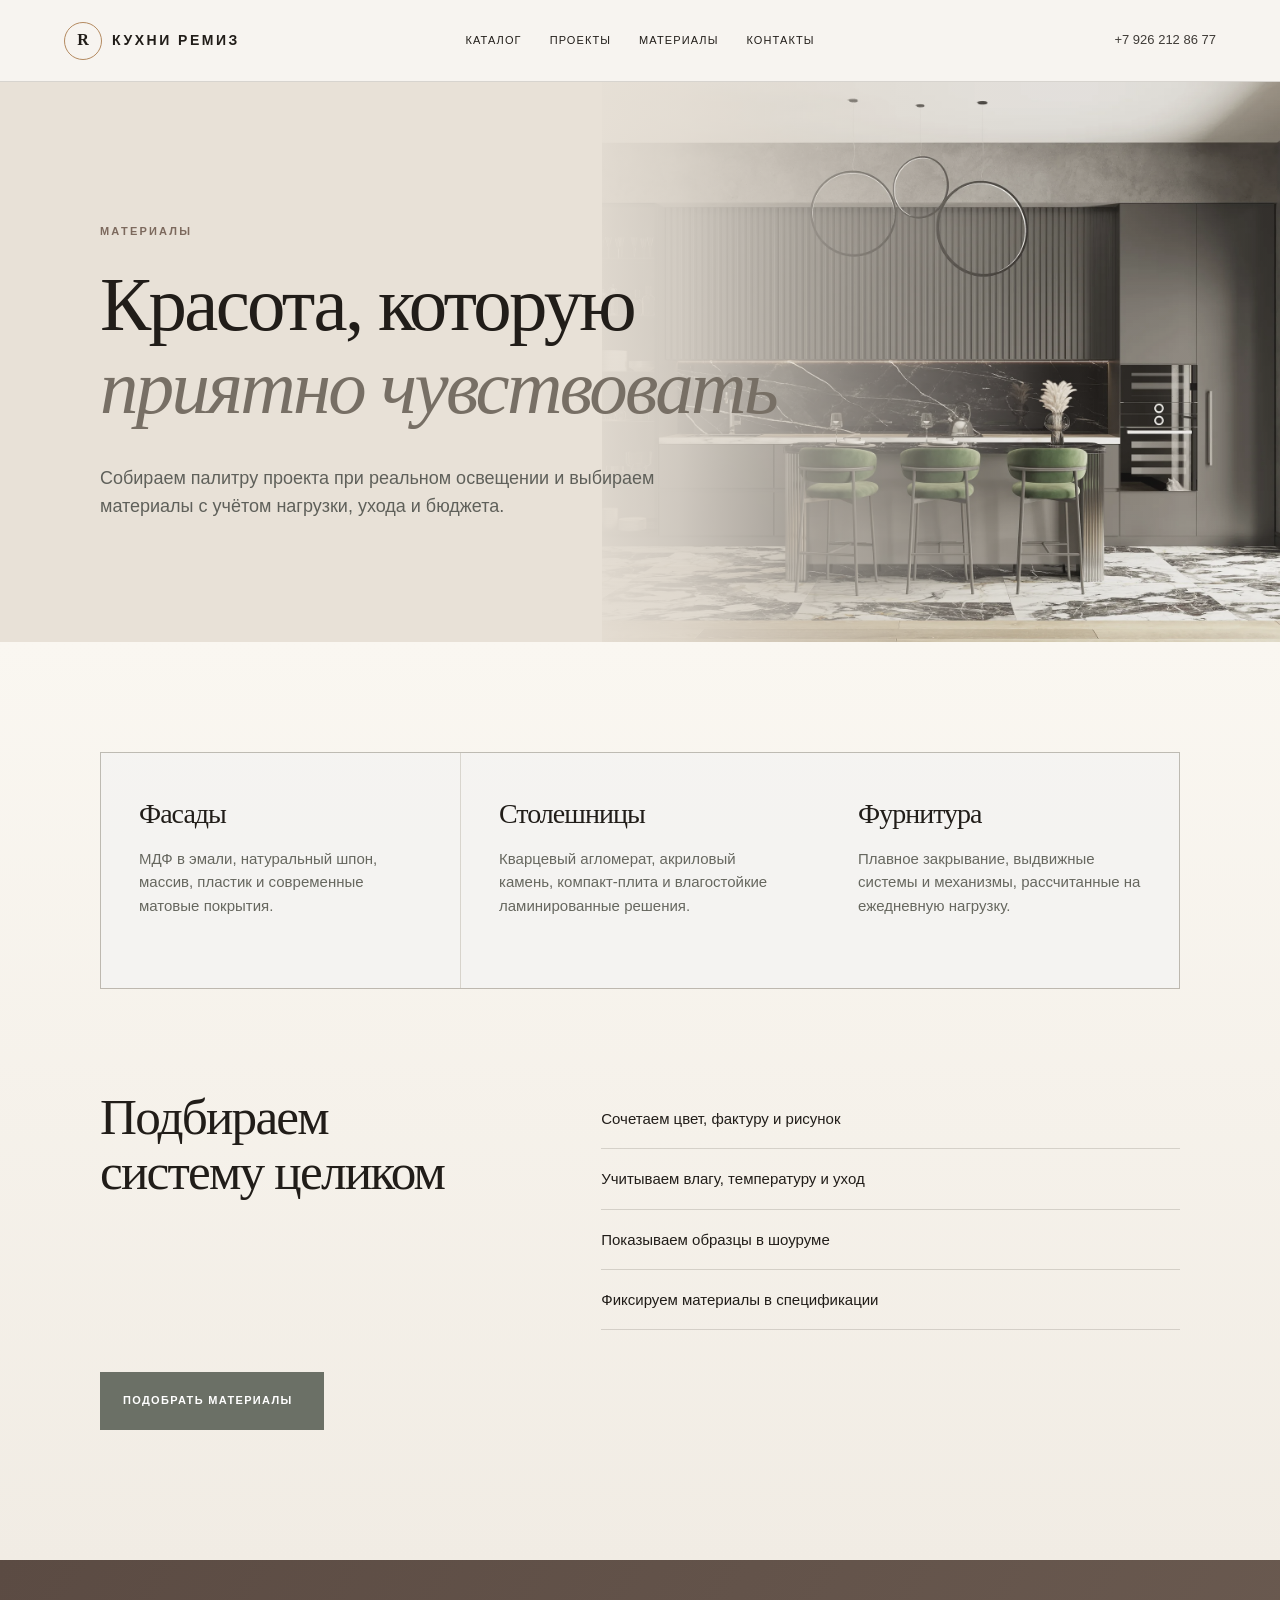
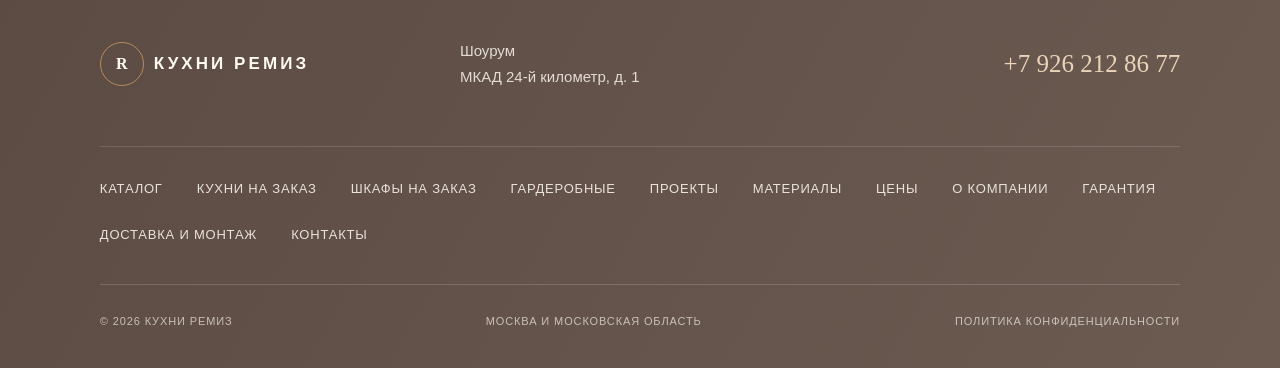
<file: materialy/index.html>
<!doctype html><html lang="ru"><head><meta charset="utf-8"><meta name="viewport" content="width=device-width,initial-scale=1"><meta name="robots" content="index,follow"><meta name="description" content="Материалы кухонь и мебели REMIZ: МДФ, эмаль, шпон, массив, ЛДСП, камень, стекло и надёжная фурнитура."><link rel="canonical" href="https://kuhni-remiz.ru/materialy/"><title>Материалы для кухонь и мебели — REMIZ</title><link rel="stylesheet" href="../style.css?v=20260911-2"><link rel="stylesheet" href="../info.css"><link rel="stylesheet" href="../theme-light.css"></head><body class="info-page"><div data-site-header="info"></div><main><section class="info-hero"><p class="kicker">Материалы</p><h1>Красота, которую<br><em>приятно чувствовать</em></h1><p class="info-lead">Собираем палитру проекта при реальном освещении и выбираем материалы с учётом нагрузки, ухода и бюджета.</p></section><section class="info-content"><div class="info-grid"><article id="fasady"><h2>Фасады</h2><p>МДФ в эмали, натуральный шпон, массив, пластик и современные матовые покрытия.</p></article><article id="stoleshnicy"><h2>Столешницы</h2><p>Кварцевый агломерат, акриловый камень, компакт-плита и влагостойкие ламинированные решения.</p></article><article id="furnitura"><h2>Фурнитура</h2><p>Плавное закрывание, выдвижные системы и механизмы, рассчитанные на ежедневную нагрузку.</p></article></div><div class="info-section"><h2>Подбираем систему целиком</h2><ul><li>Сочетаем цвет, фактуру и рисунок</li><li>Учитываем влагу, температуру и уход</li><li>Показываем образцы в шоуруме</li><li>Фиксируем материалы в спецификации</li></ul></div><div class="info-actions"><a class="button primary" href="../#contact">Подобрать материалы</a></div></section></main><div data-site-footer></div><script src="/components.js?v=20260911-1"></script></body></html>
</file>
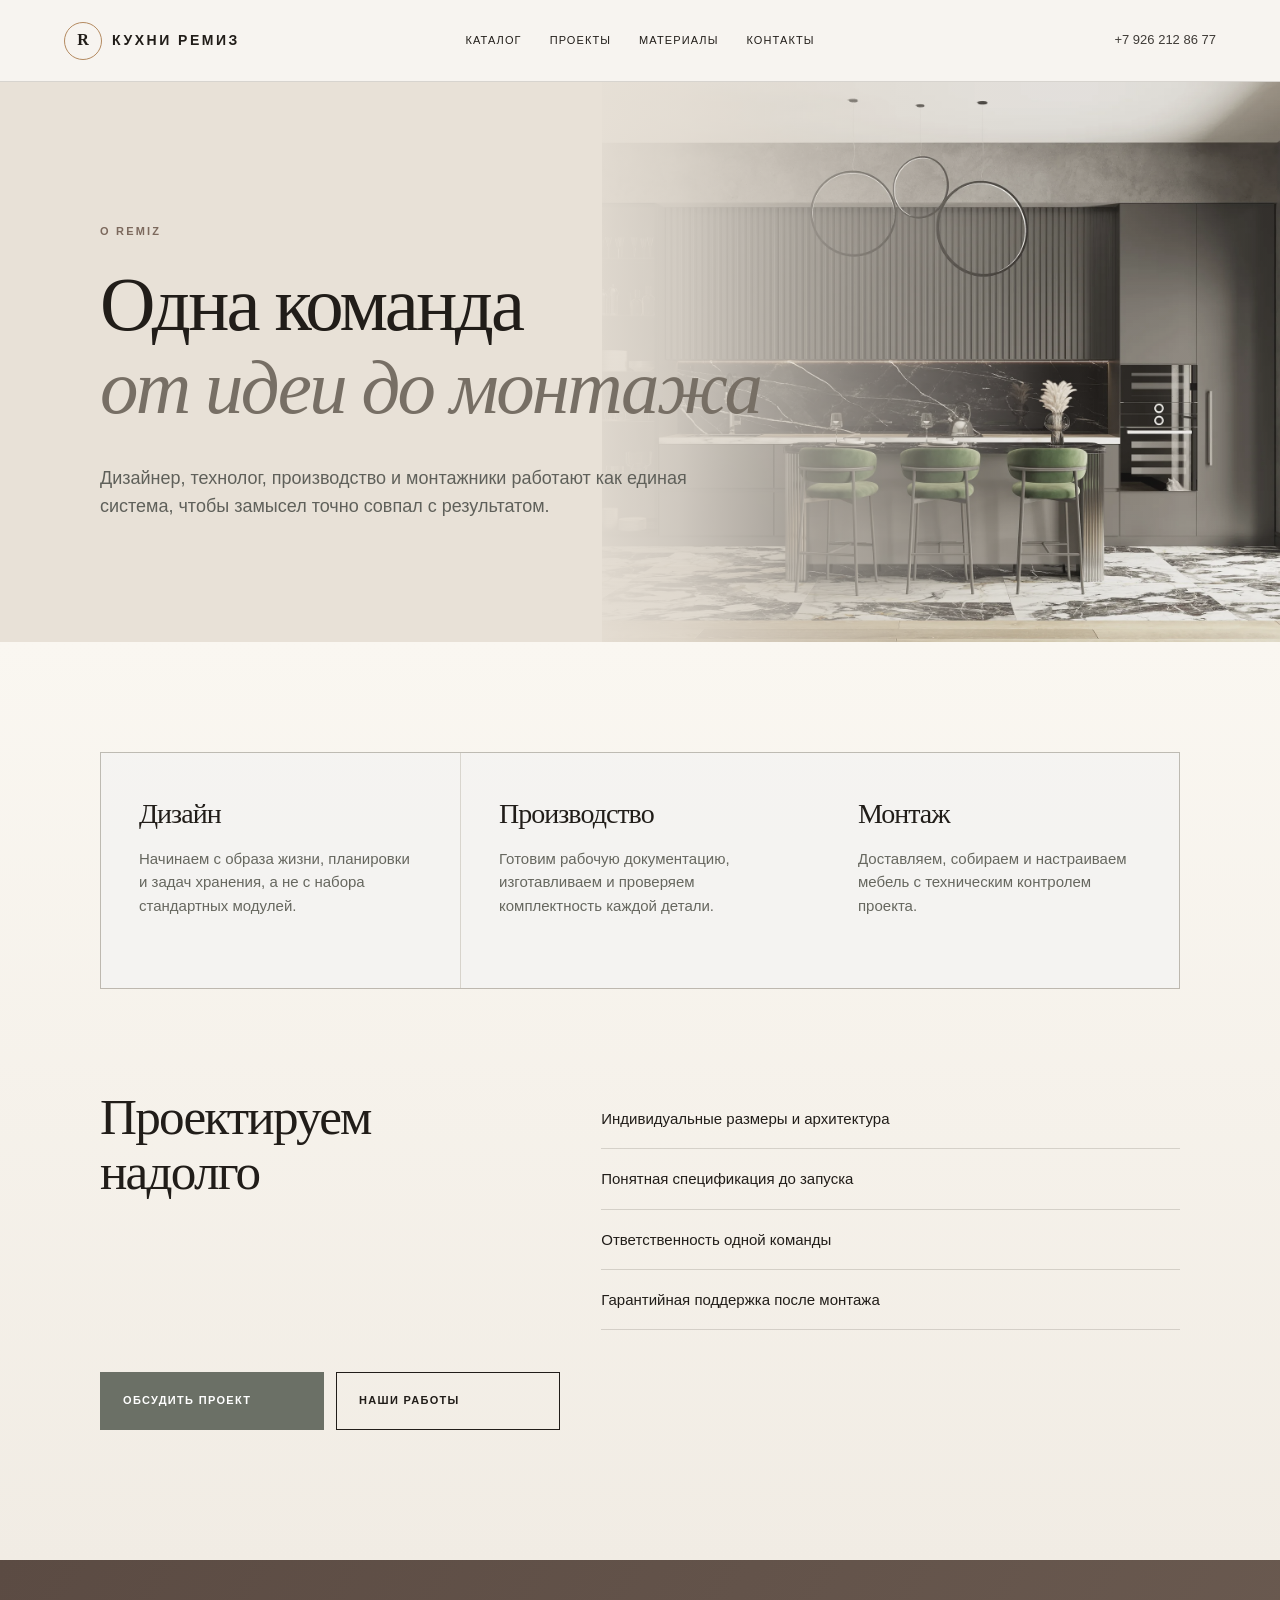
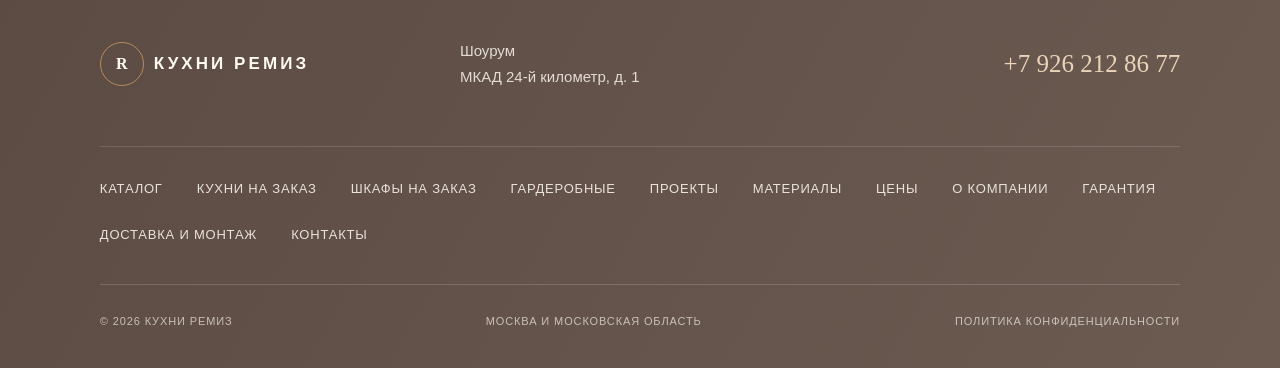
<file: o-kompanii/index.html>
<!doctype html><html lang="ru"><head><meta charset="utf-8"><meta name="viewport" content="width=device-width,initial-scale=1"><meta name="robots" content="index,follow"><meta name="description" content="REMIZ — производство кухонь и корпусной мебели по индивидуальным проектам в Москве."><link rel="canonical" href="https://kuhni-remiz.ru/o-kompanii/"><title>О компании REMIZ — кухни и мебель на заказ</title><link rel="stylesheet" href="../style.css?v=20260911-2"><link rel="stylesheet" href="../info.css"><link rel="stylesheet" href="../theme-light.css"></head><body class="info-page"><div data-site-header="info"></div><main><section class="info-hero"><p class="kicker">О REMIZ</p><h1>Одна команда<br><em>от идеи до монтажа</em></h1><p class="info-lead">Дизайнер, технолог, производство и монтажники работают как единая система, чтобы замысел точно совпал с результатом.</p></section><section class="info-content"><div class="info-grid"><article><h2>Дизайн</h2><p>Начинаем с образа жизни, планировки и задач хранения, а не с набора стандартных модулей.</p></article><article><h2>Производство</h2><p>Готовим рабочую документацию, изготавливаем и проверяем комплектность каждой детали.</p></article><article><h2>Монтаж</h2><p>Доставляем, собираем и настраиваем мебель с техническим контролем проекта.</p></article></div><div class="info-section"><h2>Проектируем надолго</h2><ul><li>Индивидуальные размеры и архитектура</li><li>Понятная спецификация до запуска</li><li>Ответственность одной команды</li><li>Гарантийная поддержка после монтажа</li></ul></div><div class="info-actions"><a class="button primary" href="../#contact">Обсудить проект</a><a class="button" href="../proekty/">Наши работы</a></div></section></main><div data-site-footer></div><script src="/components.js?v=20260911-1"></script></body></html>
</file>
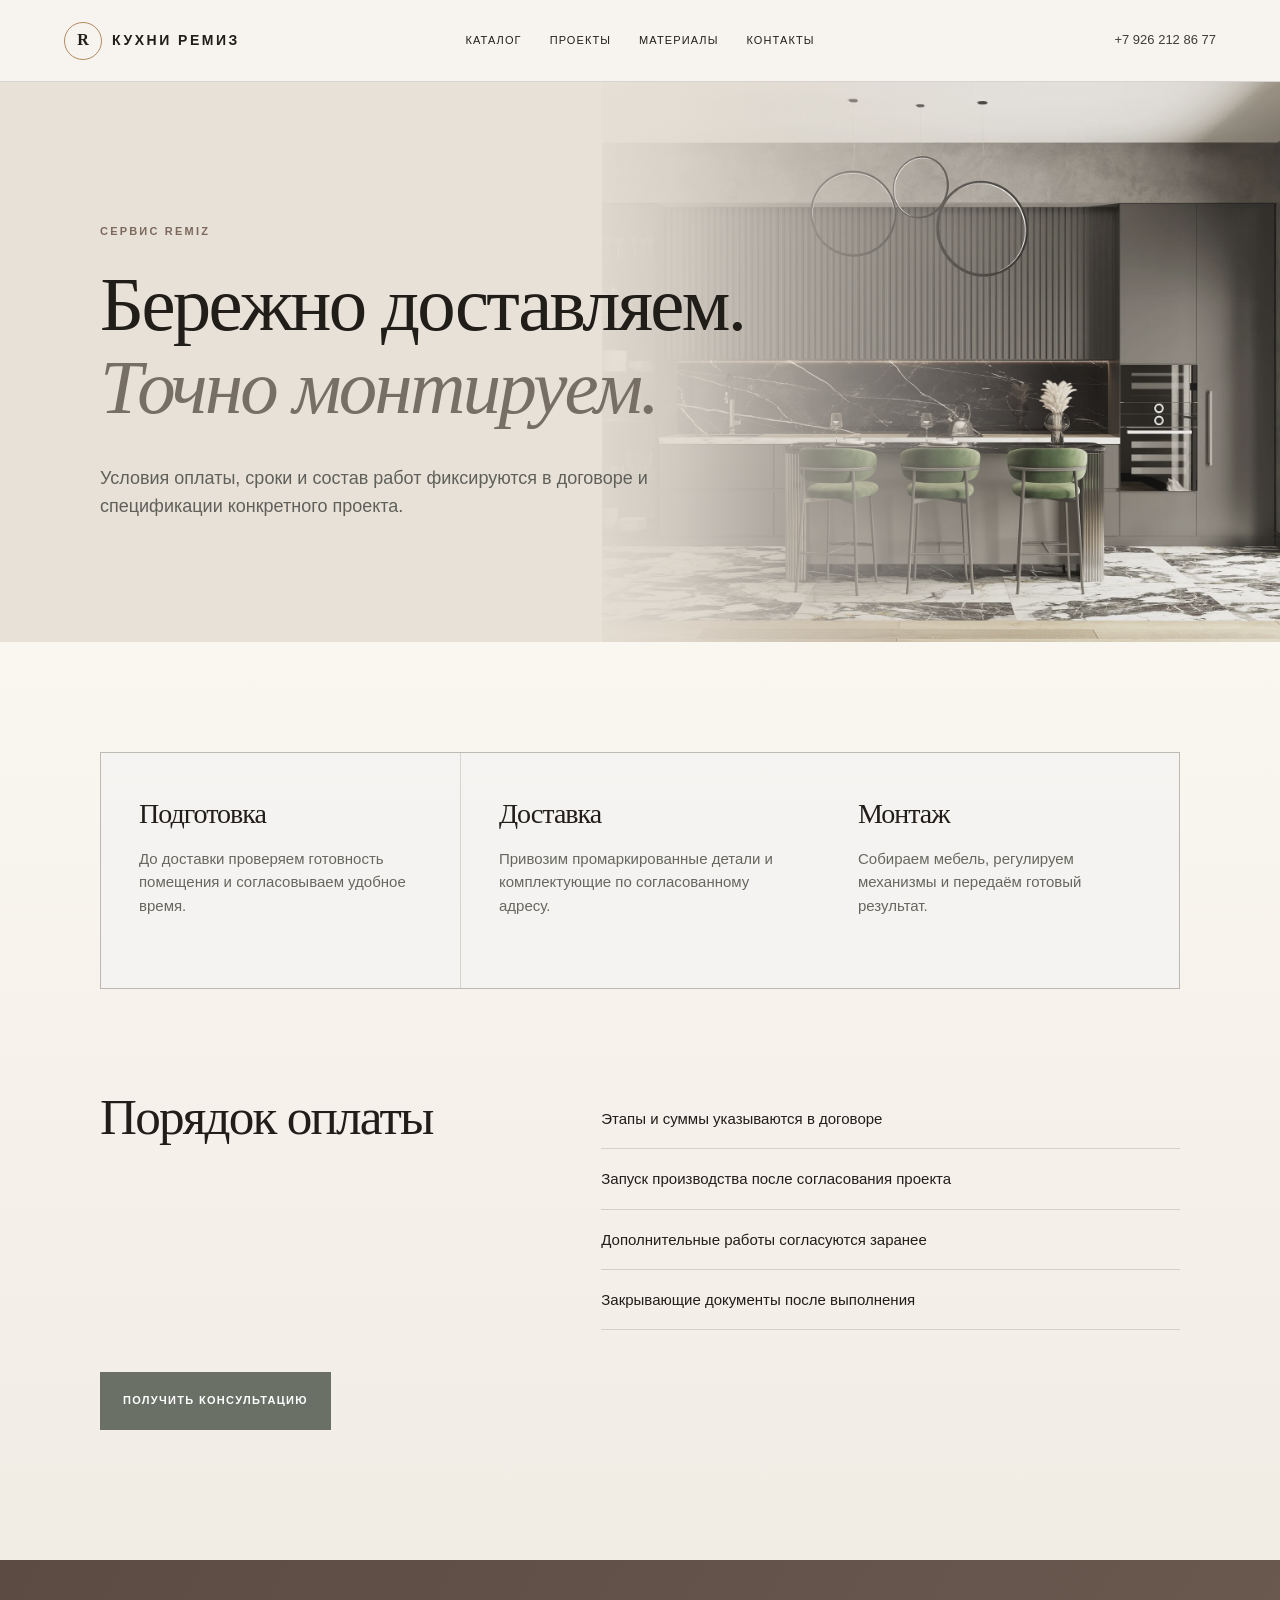
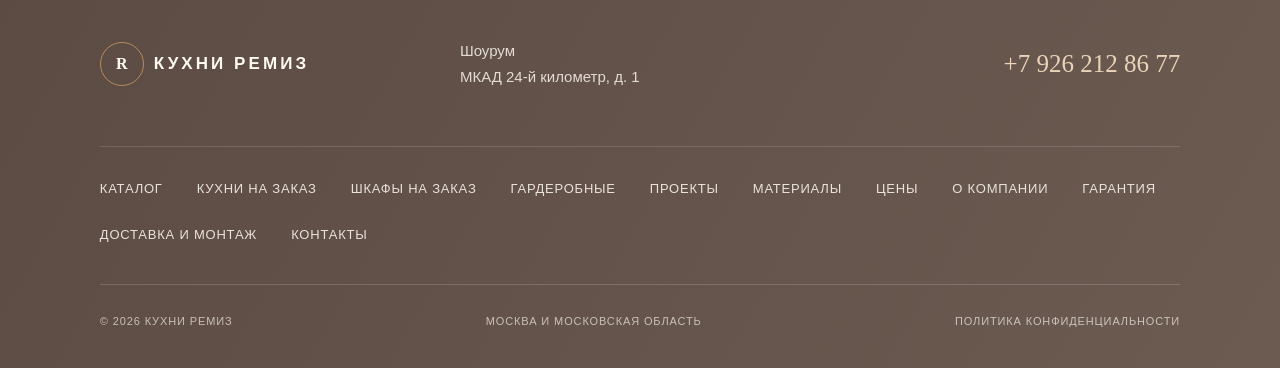
<file: oplata-i-dostavka/index.html>
<!doctype html><html lang="ru"><head><meta charset="utf-8"><meta name="viewport" content="width=device-width,initial-scale=1"><meta name="robots" content="index,follow"><meta name="description" content="Оплата, доставка и монтаж кухонь и мебели REMIZ в Москве и Московской области."><link rel="canonical" href="https://kuhni-remiz.ru/oplata-i-dostavka/"><title>Оплата, доставка и монтаж — REMIZ</title><link rel="stylesheet" href="../style.css?v=20260911-2"><link rel="stylesheet" href="../info.css"><link rel="stylesheet" href="../theme-light.css"></head><body class="info-page"><div data-site-header="info"></div><main><section class="info-hero"><p class="kicker">Сервис REMIZ</p><h1>Бережно доставляем.<br><em>Точно монтируем.</em></h1><p class="info-lead">Условия оплаты, сроки и состав работ фиксируются в договоре и спецификации конкретного проекта.</p></section><section class="info-content"><div class="info-grid"><article><h2>Подготовка</h2><p>До доставки проверяем готовность помещения и согласовываем удобное время.</p></article><article><h2>Доставка</h2><p>Привозим промаркированные детали и комплектующие по согласованному адресу.</p></article><article><h2>Монтаж</h2><p>Собираем мебель, регулируем механизмы и передаём готовый результат.</p></article></div><div class="info-section"><h2>Порядок оплаты</h2><ul><li>Этапы и суммы указываются в договоре</li><li>Запуск производства после согласования проекта</li><li>Дополнительные работы согласуются заранее</li><li>Закрывающие документы после выполнения</li></ul></div><div class="info-actions"><a class="button primary" href="../#contact">Получить консультацию</a></div></section></main><div data-site-footer></div><script src="/components.js?v=20260911-1"></script></body></html>
</file>
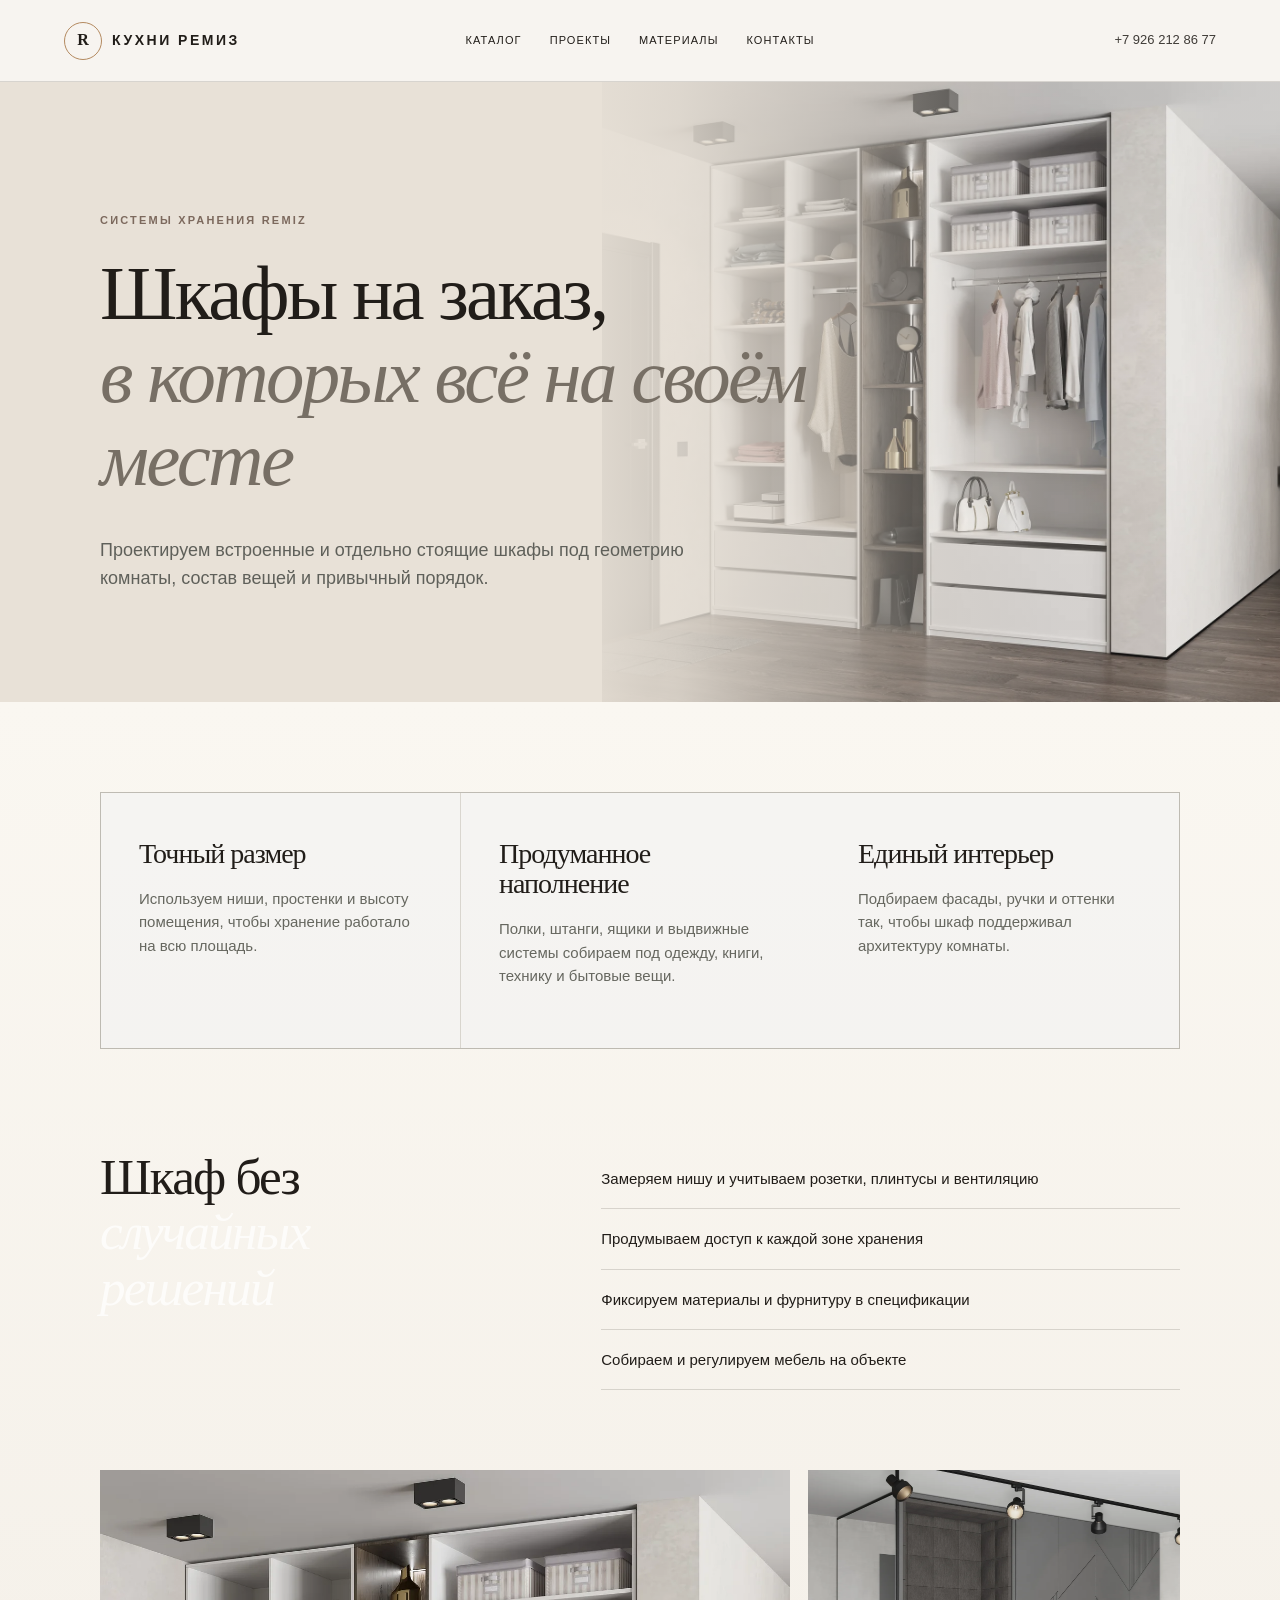
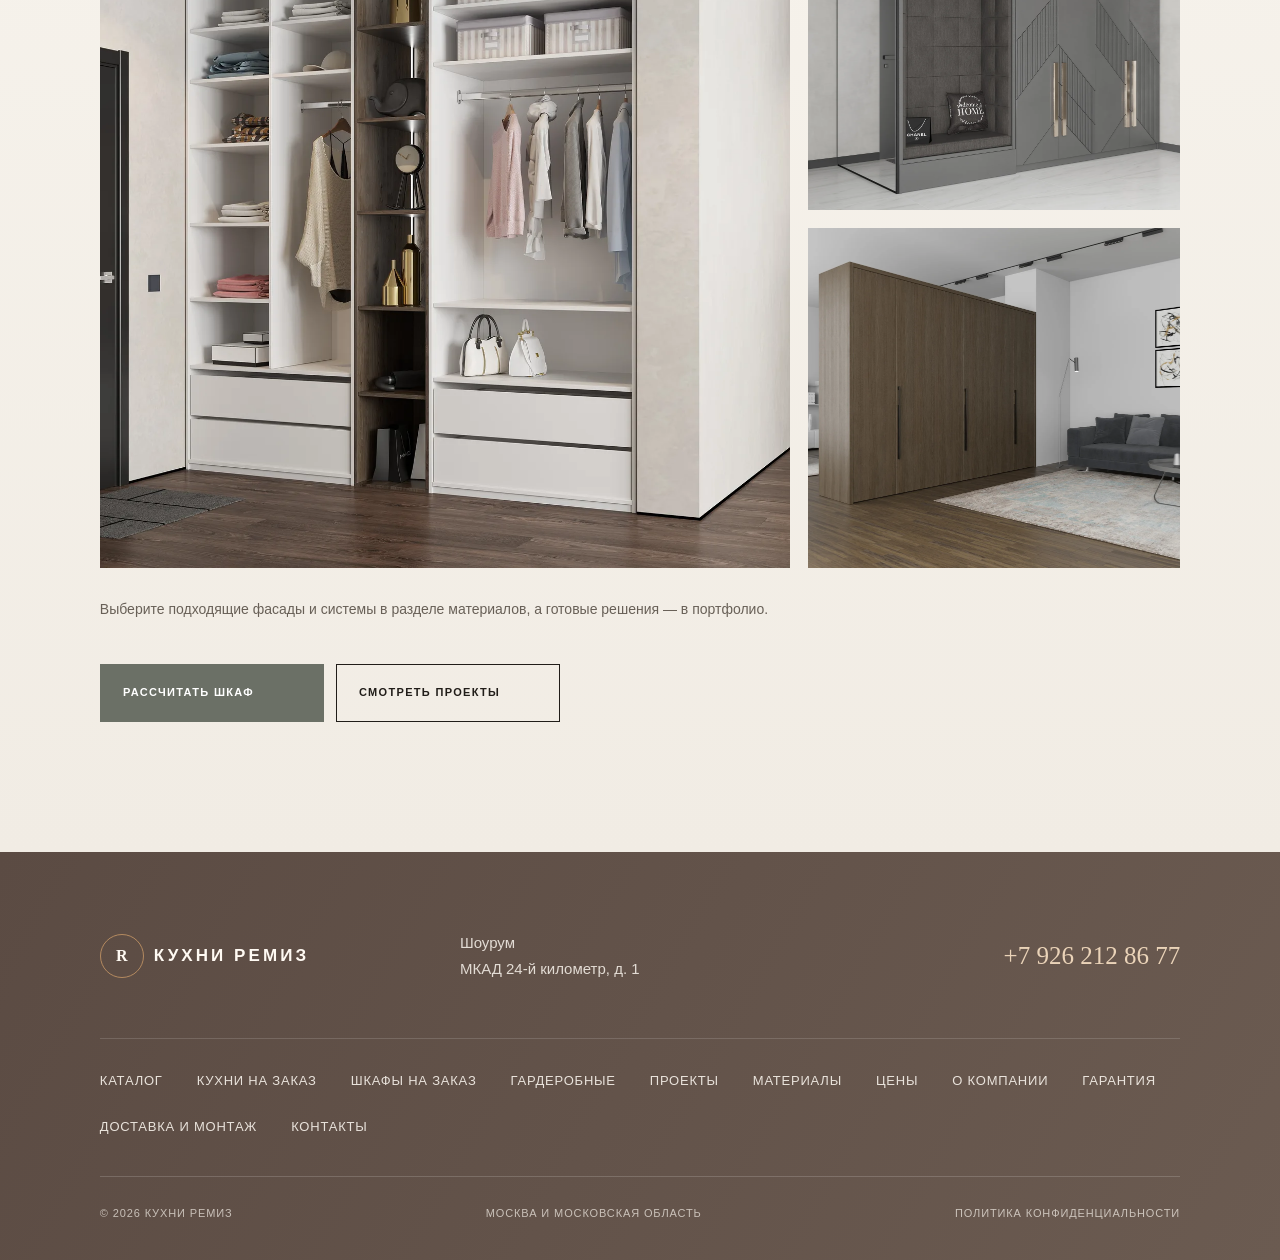
<file: shkafy-na-zakaz/index.html>
<!doctype html>
<html lang="ru"><head><meta charset="utf-8"><meta name="viewport" content="width=device-width,initial-scale=1"><title>Шкафы на заказ в Москве по индивидуальным размерам — REMIZ</title><meta name="description" content="Встроенные и корпусные шкафы на заказ в Москве: проектирование под нишу, наполнение, производство и монтаж от REMIZ."><meta name="robots" content="index,follow,max-image-preview:large"><link rel="canonical" href="https://kuhni-remiz.ru/shkafy-na-zakaz/"><meta property="og:type" content="website"><meta property="og:title" content="Шкафы на заказ в Москве — REMIZ"><meta property="og:description" content="Системы хранения по индивидуальным размерам."><meta property="og:url" content="https://kuhni-remiz.ru/shkafy-na-zakaz/"><meta property="og:image" content="https://kuhni-remiz.ru/assets/portfolio/cabinet-01/01.webp"><link rel="stylesheet" href="../style.css?v=20261008-1"><link rel="stylesheet" href="../info.css"><link rel="stylesheet" href="../theme-light.css"><link rel="stylesheet" href="../landing.css"><script type="application/ld+json">{"@context":"https://schema.org","@type":"Service","name":"Шкафы на заказ","provider":{"@type":"FurnitureStore","name":"REMIZ","telephone":"+7-926-212-86-77"},"areaServed":"Москва и Московская область","url":"https://kuhni-remiz.ru/shkafy-na-zakaz/"}</script></head><body class="info-page landing-page" style="--landing-image:url('../assets/portfolio/cabinet-01/01.webp')"><div data-site-header="info"></div><main><section class="info-hero"><p class="kicker">Системы хранения REMIZ</p><h1>Шкафы на заказ,<br><em>в которых всё на своём месте</em></h1><p class="info-lead">Проектируем встроенные и отдельно стоящие шкафы под геометрию комнаты, состав вещей и привычный порядок.</p></section><section class="info-content"><div class="info-grid"><article><h2>Точный размер</h2><p>Используем ниши, простенки и высоту помещения, чтобы хранение работало на всю площадь.</p></article><article><h2>Продуманное наполнение</h2><p>Полки, штанги, ящики и выдвижные системы собираем под одежду, книги, технику и бытовые вещи.</p></article><article><h2>Единый интерьер</h2><p>Подбираем фасады, ручки и оттенки так, чтобы шкаф поддерживал архитектуру комнаты.</p></article></div><div class="info-section"><h2>Шкаф без<br><em>случайных решений</em></h2><ul><li>Замеряем нишу и учитываем розетки, плинтусы и вентиляцию</li><li>Продумываем доступ к каждой зоне хранения</li><li>Фиксируем материалы и фурнитуру в спецификации</li><li>Собираем и регулируем мебель на объекте</li></ul></div><div class="landing-gallery"><figure><img src="../assets/portfolio/cabinet-01/01.webp" alt="Встроенный шкаф на заказ REMIZ" width="1600" height="1067" loading="lazy"></figure><figure><img src="../assets/portfolio/cabinet-05/01.webp" alt="Шкаф с индивидуальным наполнением REMIZ" width="1600" height="1067" loading="lazy"></figure><figure><img src="../assets/portfolio/cabinet-09/01.webp" alt="Фасады шкафа REMIZ в интерьере" width="1600" height="1067" loading="lazy"></figure></div><p class="landing-note">Выберите подходящие фасады и системы в разделе <a href="/materialy/">материалов</a>, а готовые решения — в <a href="/proekty/">портфолио</a>.</p><div class="info-actions"><a class="button primary" href="/#contact">Рассчитать шкаф</a><a class="button" href="/proekty/">Смотреть проекты</a></div></section></main><div data-site-footer></div><script src="/components.js?v=20261008-2"></script></body></html>
</file>
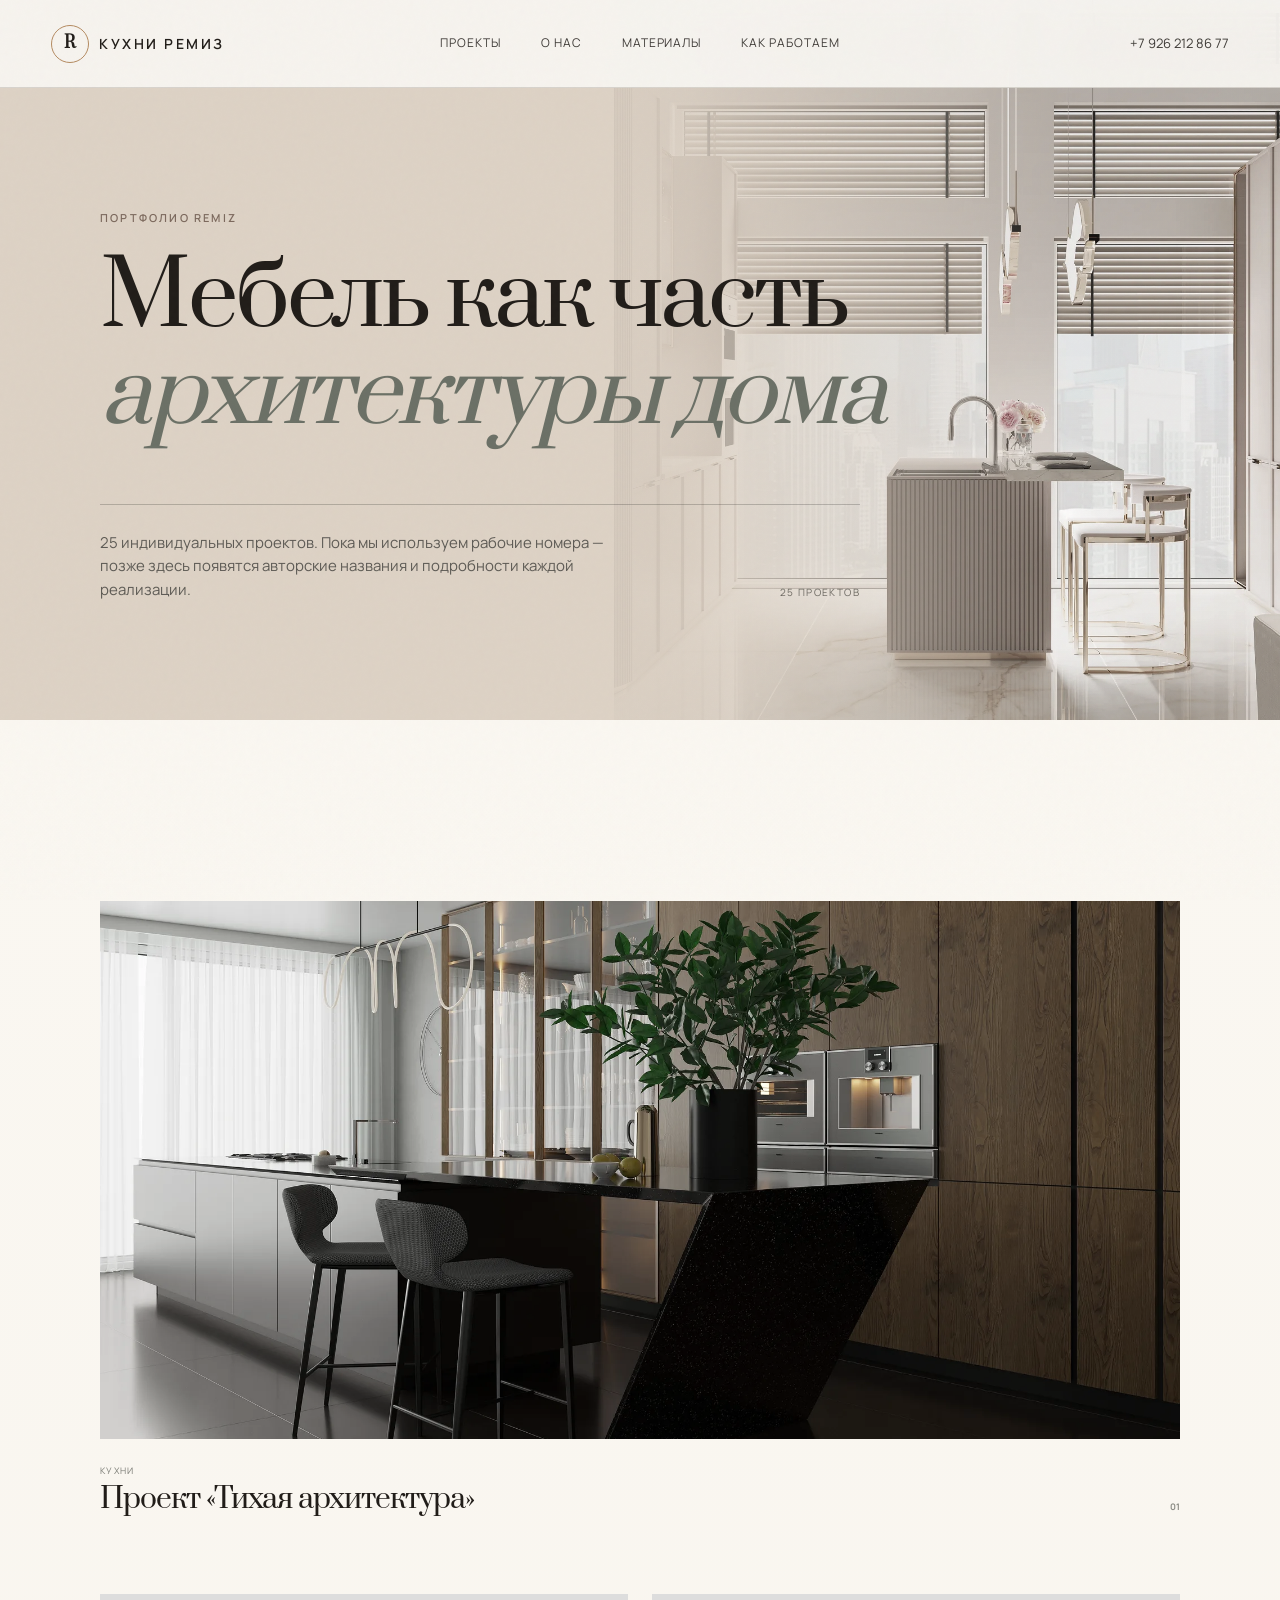
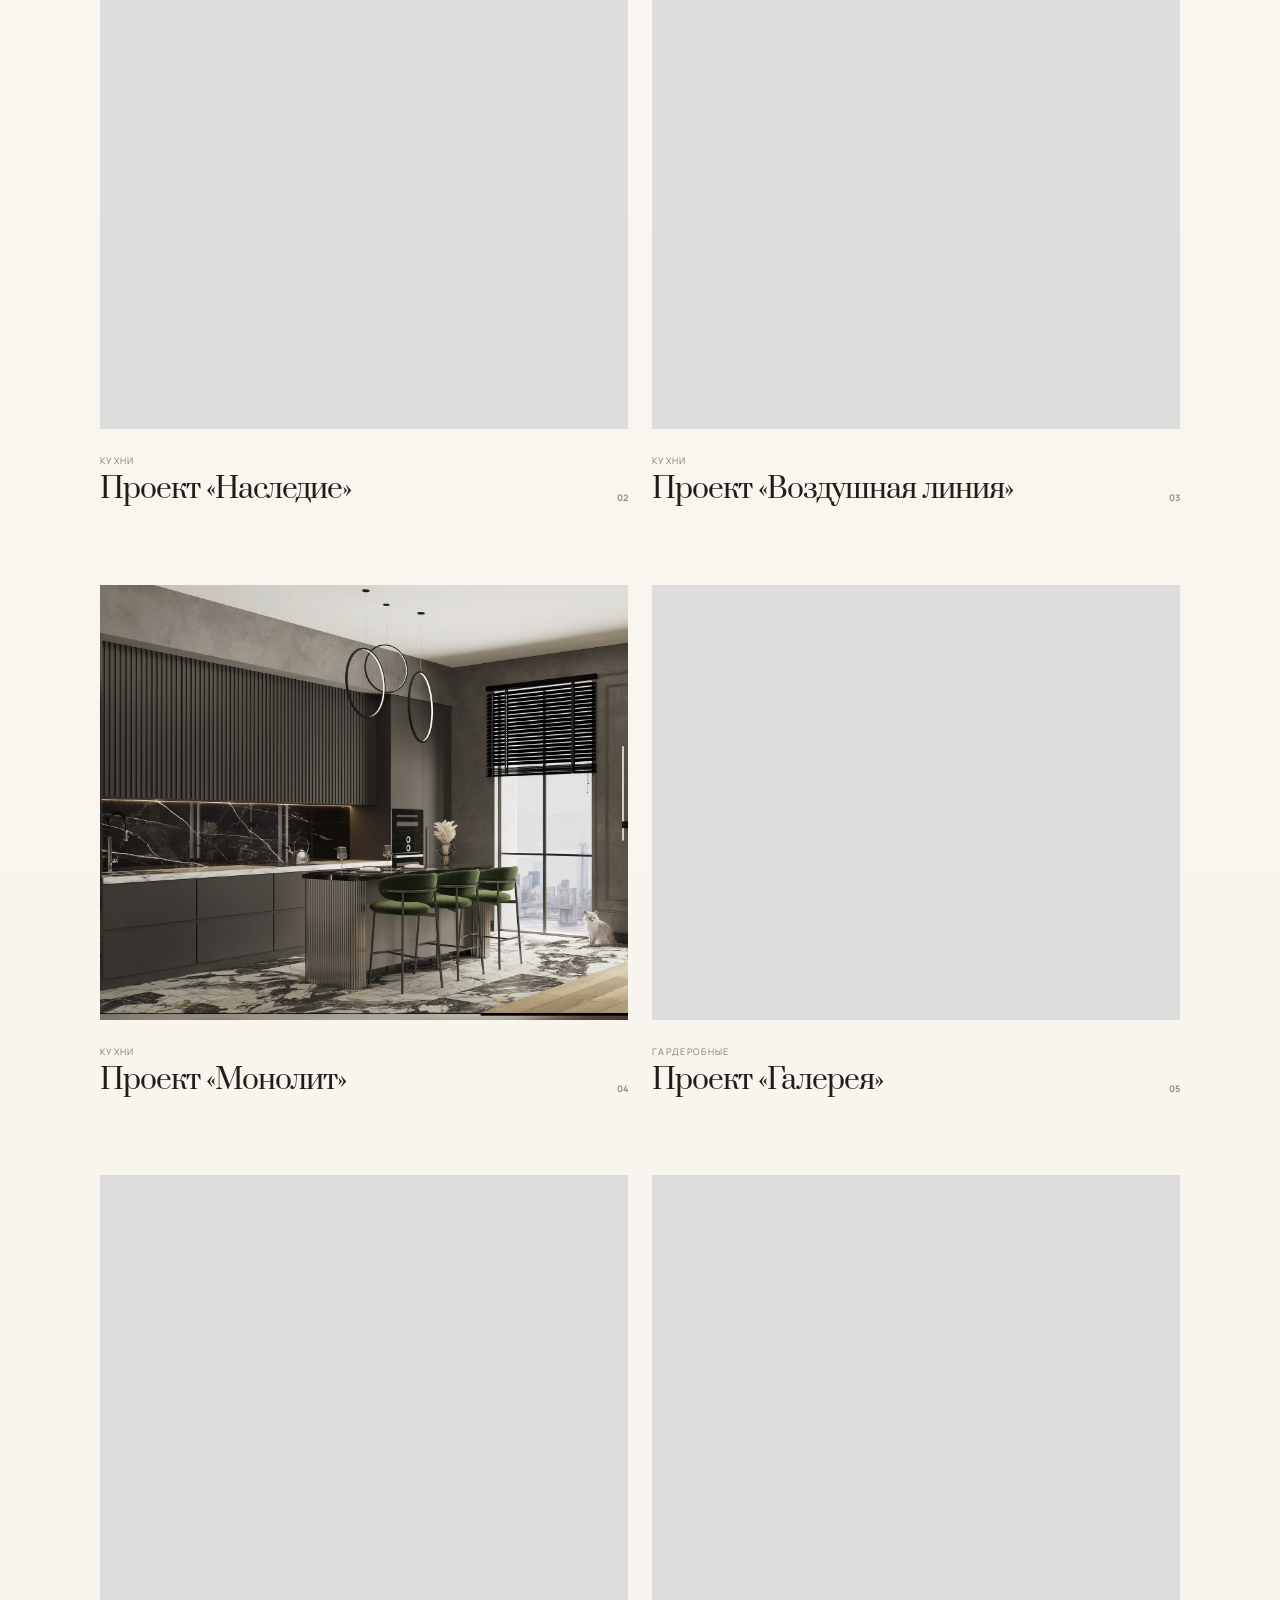
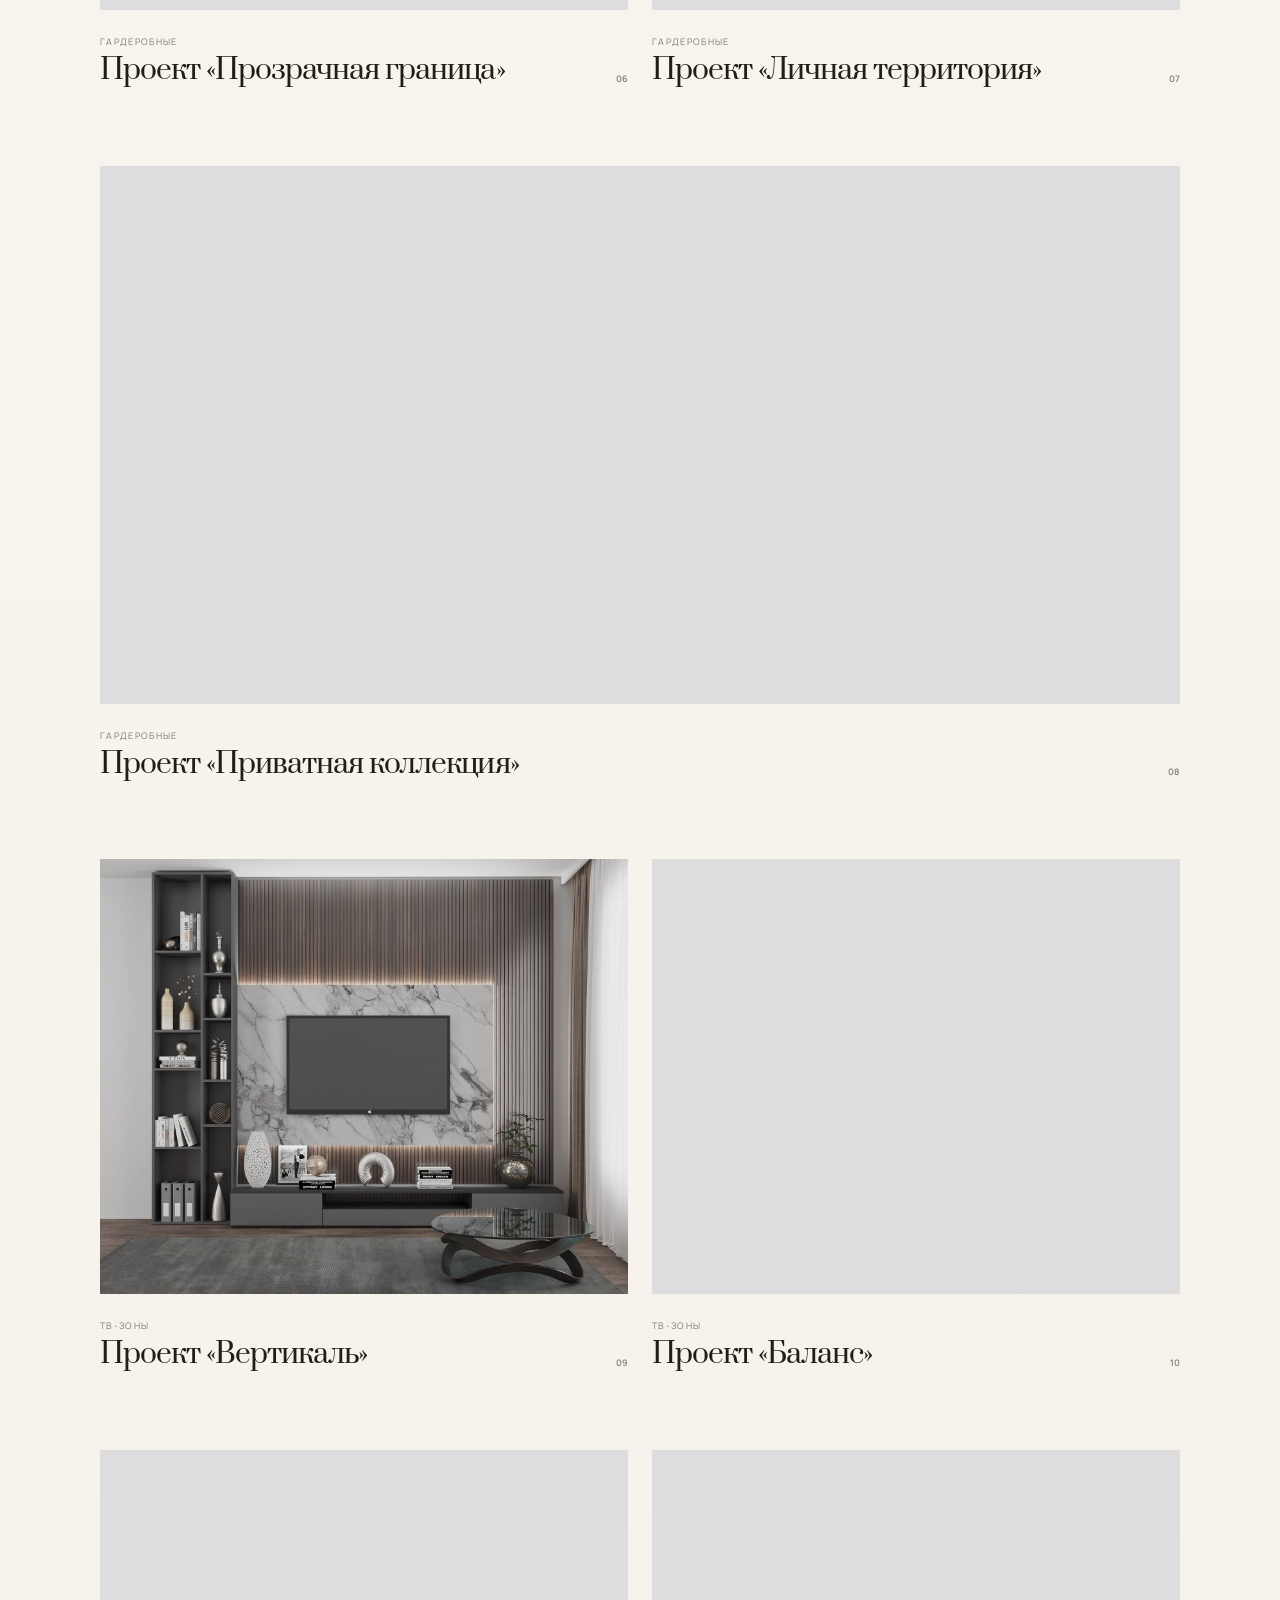
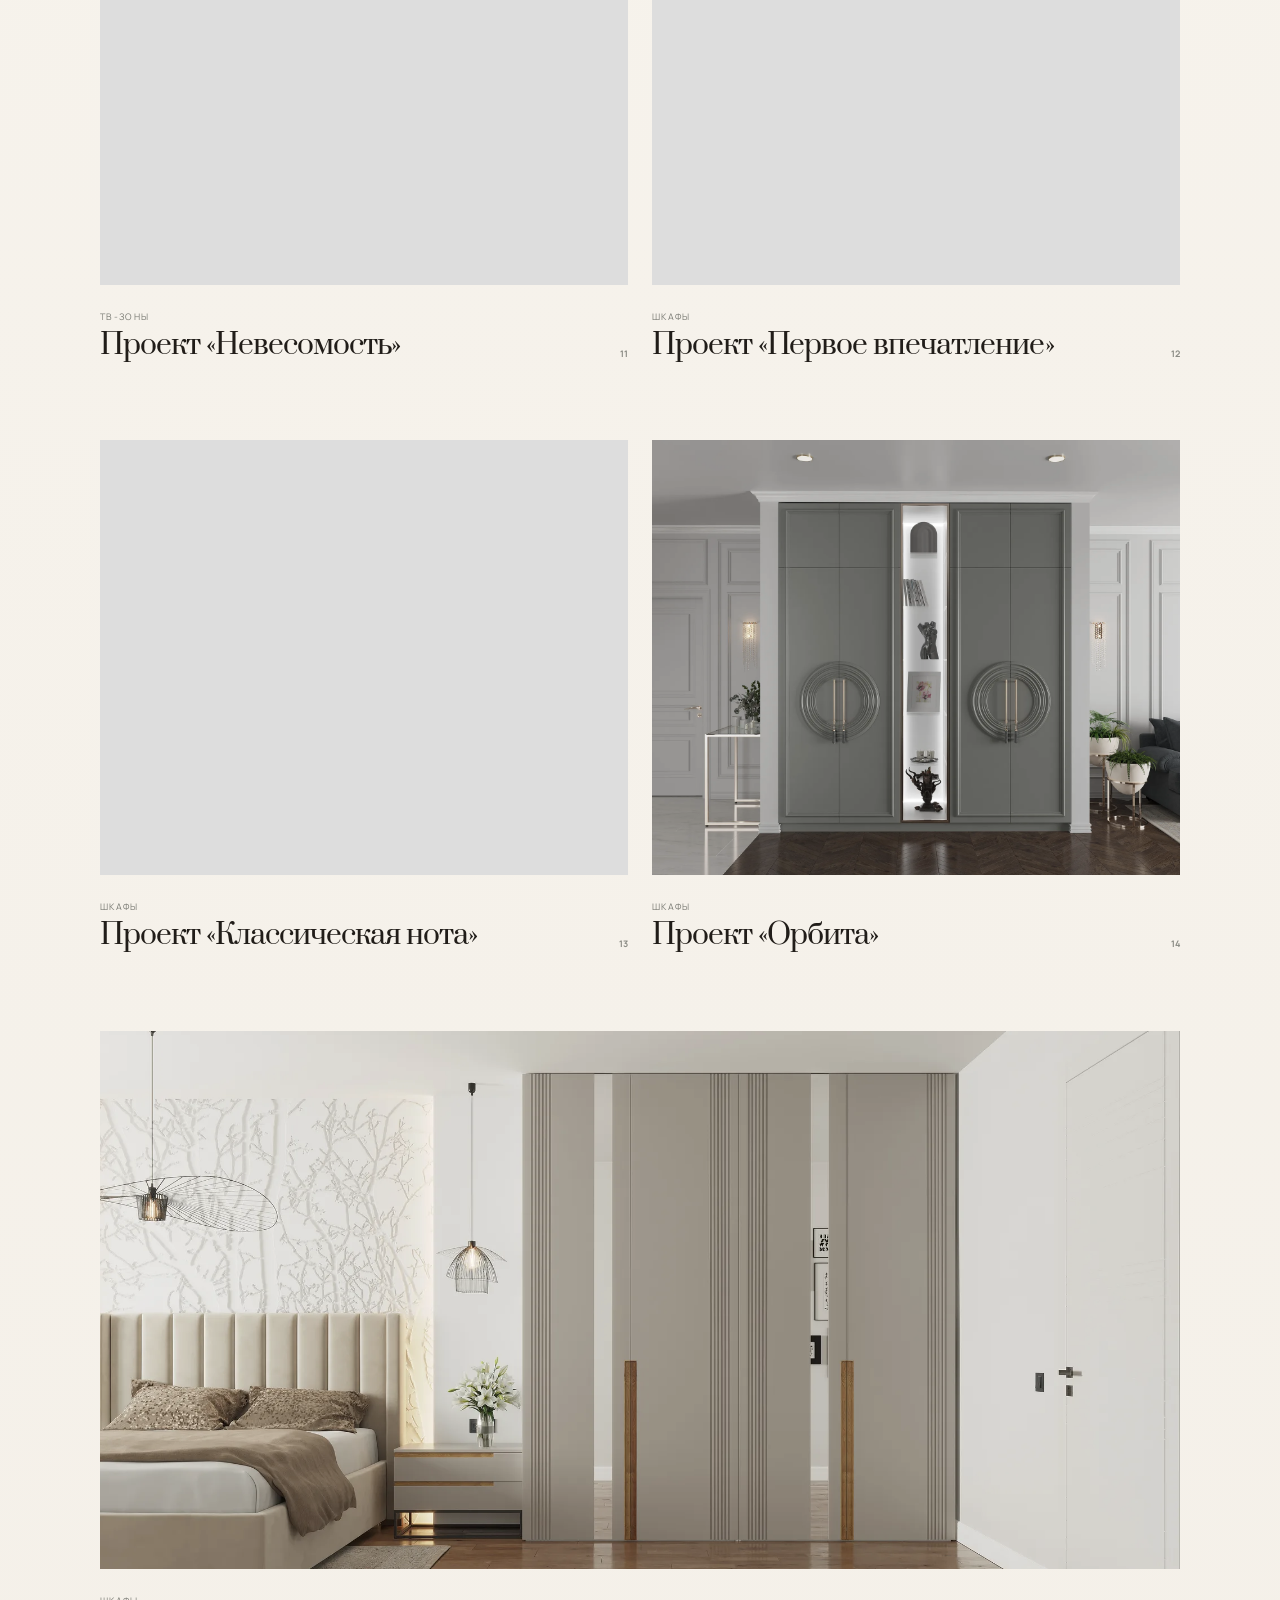
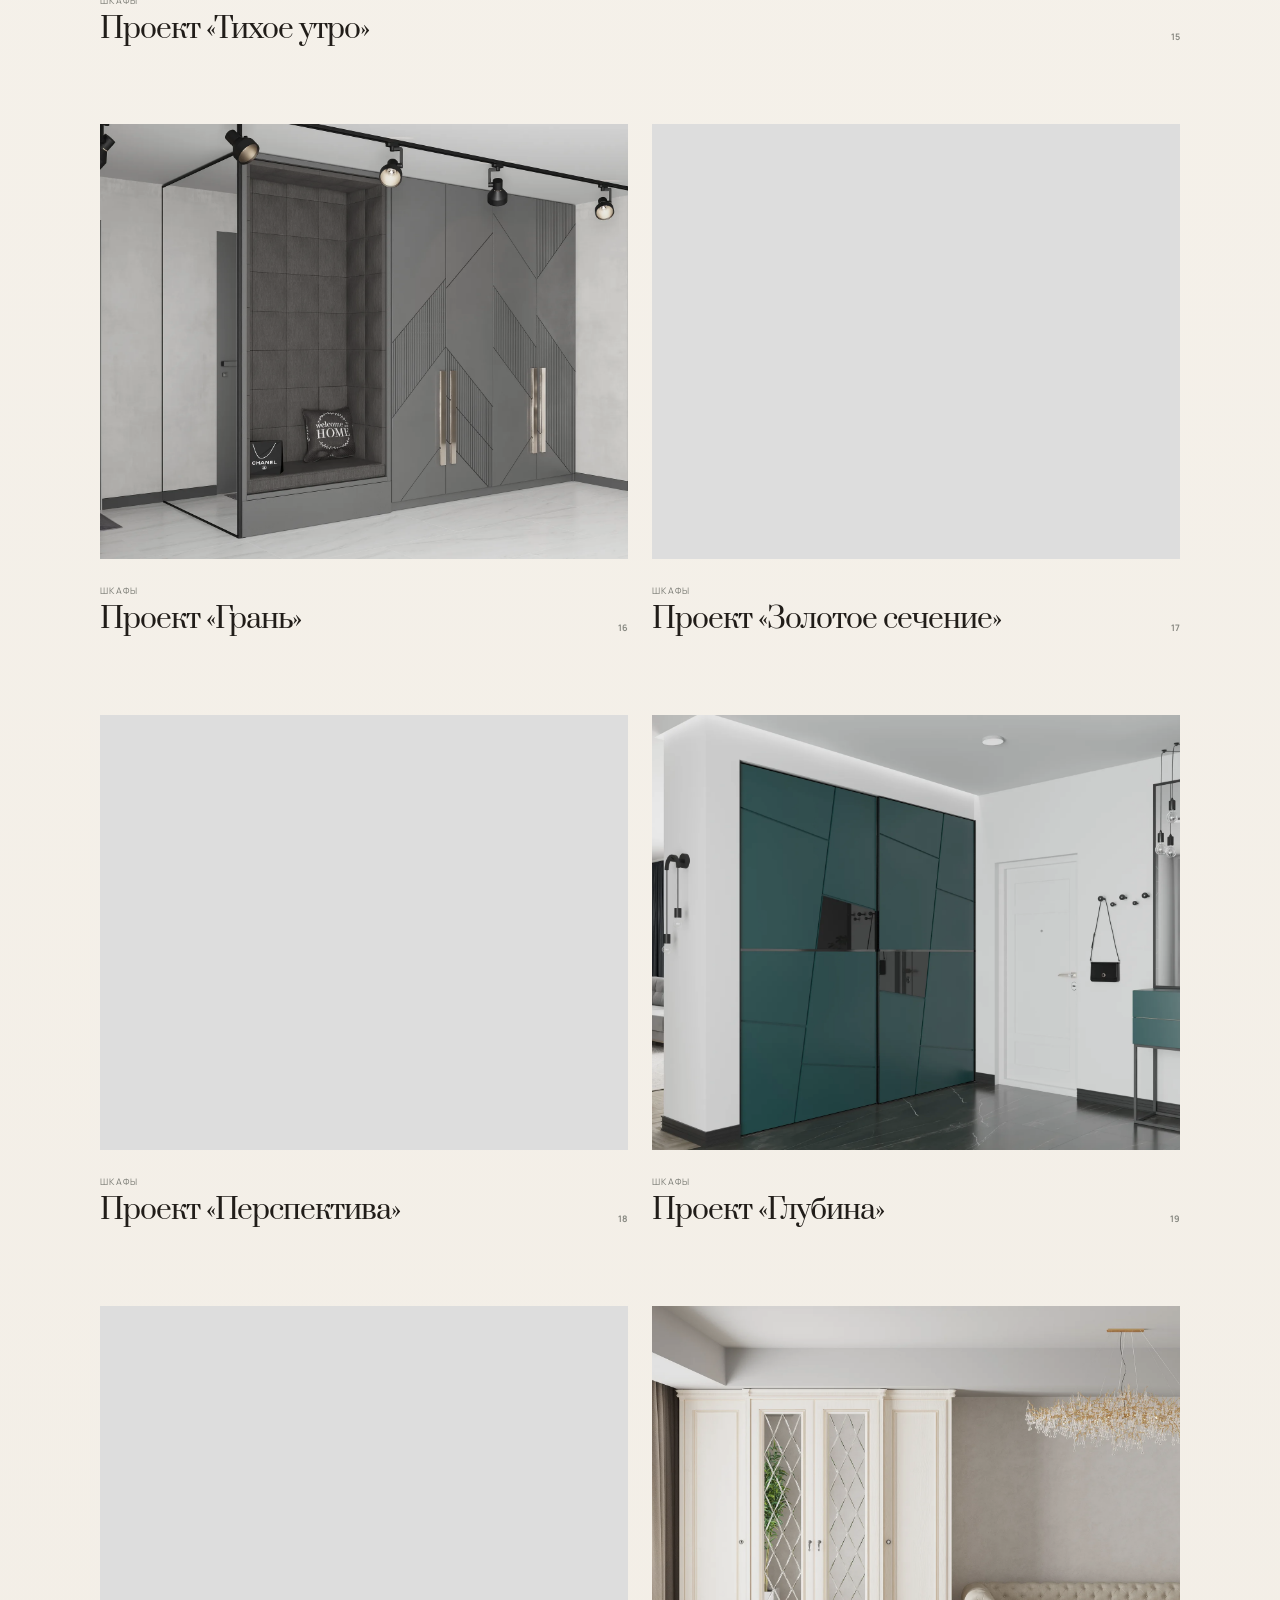
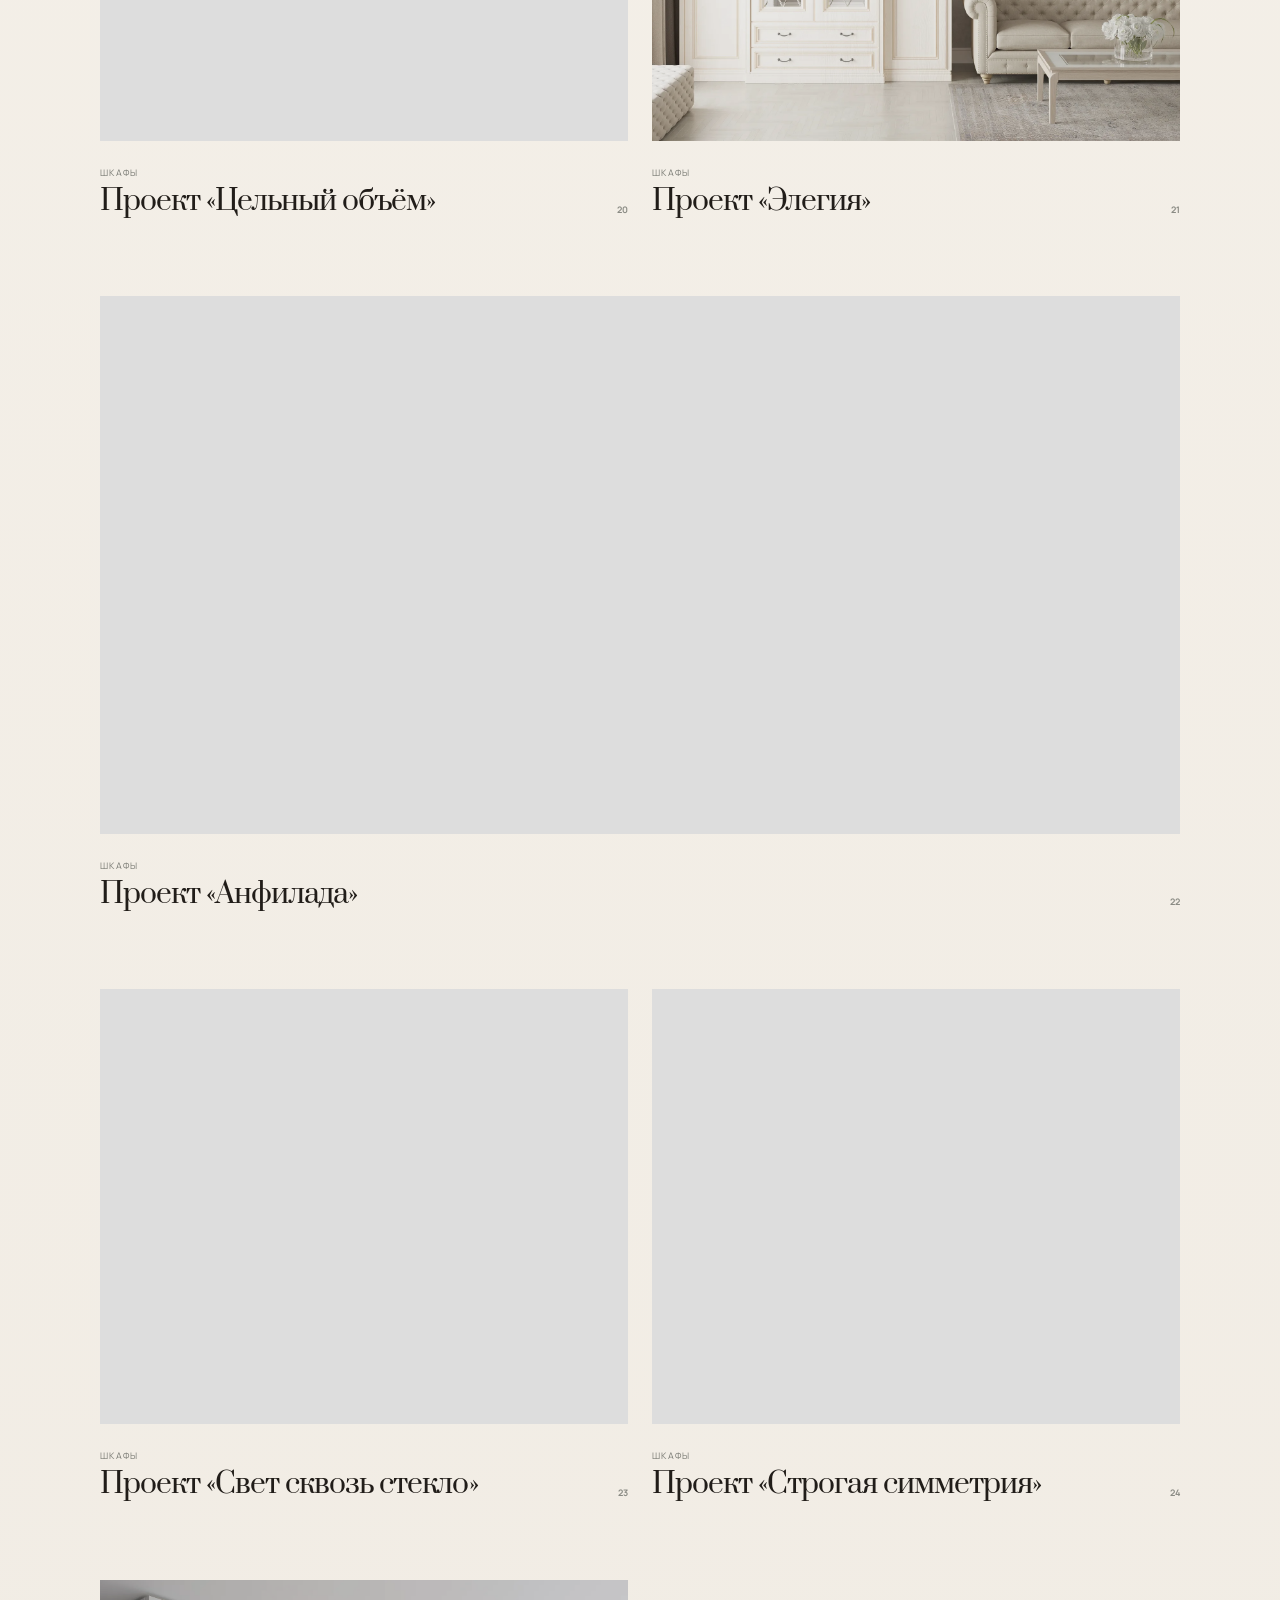
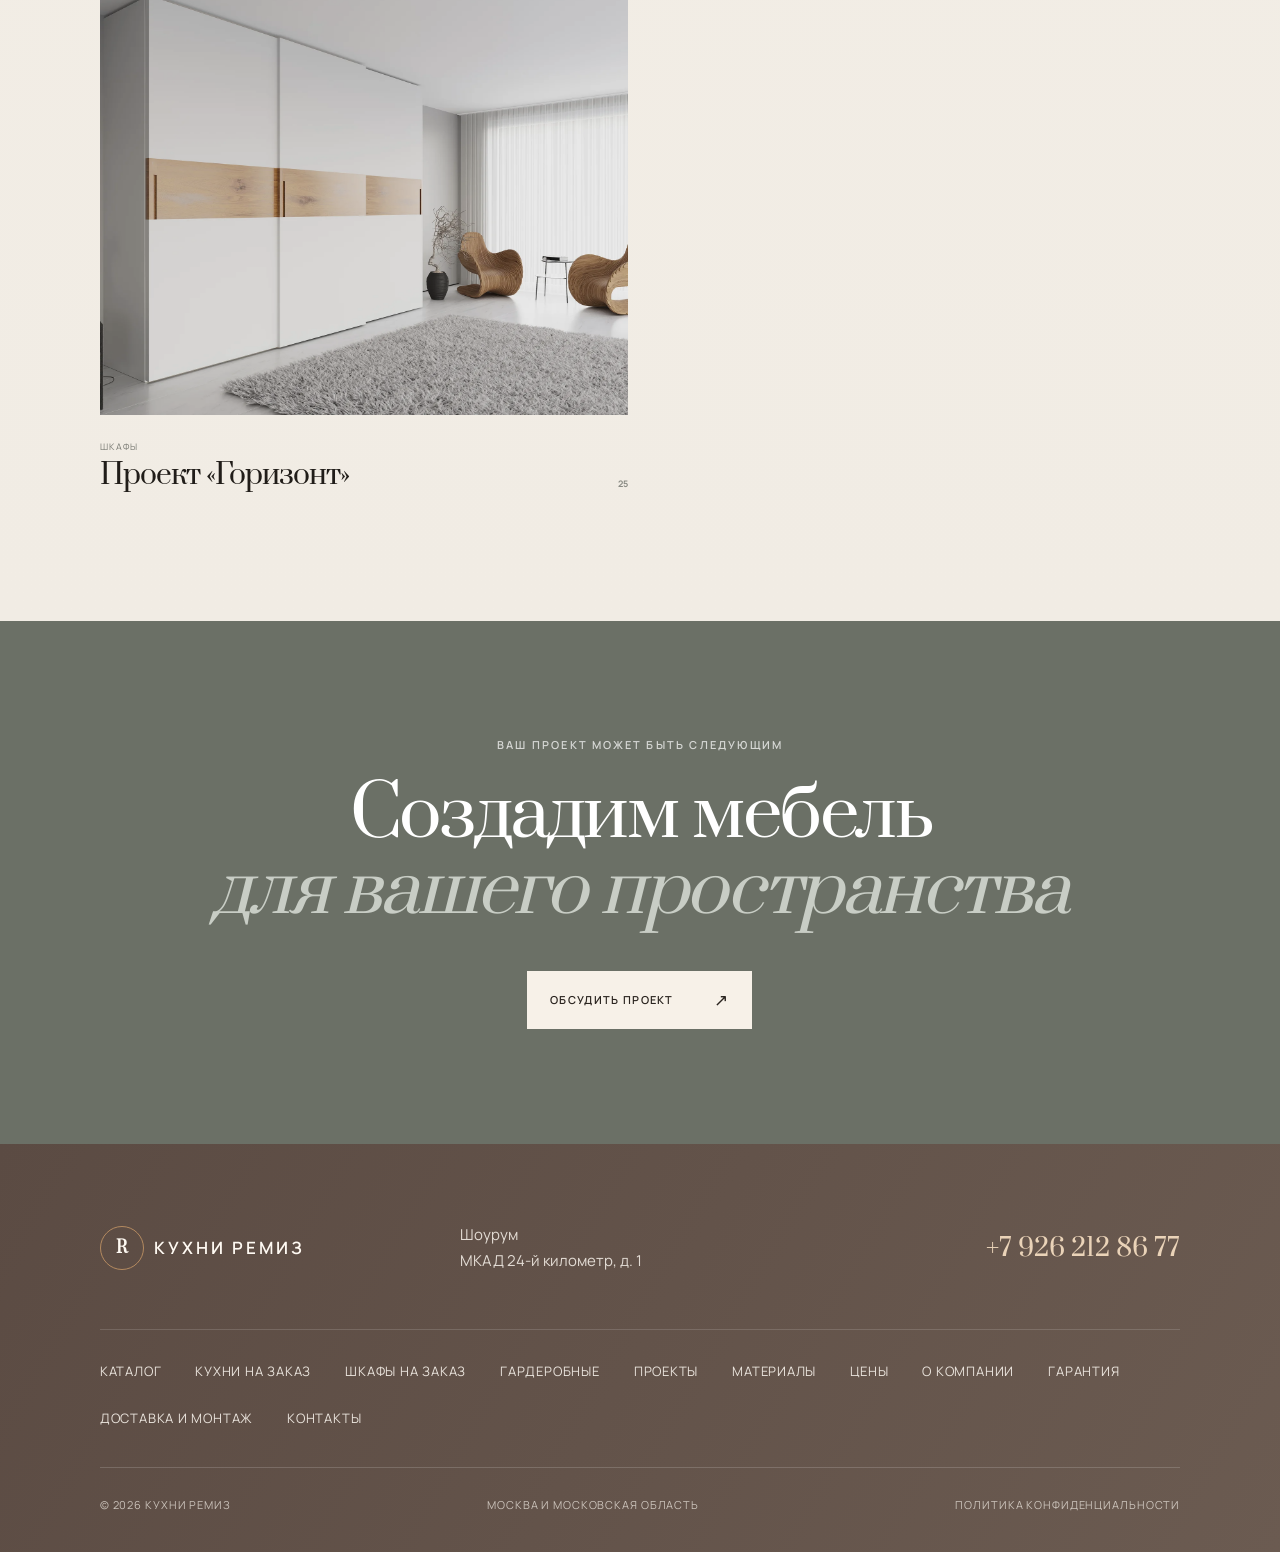
<file: portfolio.html>
<!doctype html>
<html lang="ru">
<head>
  <meta charset="utf-8">
  <base href="/">
  <meta name="viewport" content="width=device-width,initial-scale=1">
  <meta name="description" content="Портфолио кухонь, шкафов, гардеробных и ТВ-зон Remiz по индивидуальным проектам.">
  <meta name="robots" content="index,follow,max-image-preview:large">
  <link rel="canonical" href="https://kuhni-remiz.ru/proekty/">
  <title>Проекты Remiz — кухни и мебель на заказ</title>
  <link rel="preconnect" href="https://fonts.googleapis.com">
  <link rel="preconnect" href="https://fonts.gstatic.com" crossorigin>
  <link href="https://fonts.googleapis.com/css2?family=Manrope:wght@400;500;600&family=Prata&display=swap" rel="stylesheet">
  <link rel="stylesheet" href="style.css?v=20261008-1">
  <link rel="stylesheet" href="portfolio.css?v=20261008-1">
  <link rel="stylesheet" href="theme-light.css">
</head>
<body class="inner-page">
  <div class="noise" aria-hidden="true"></div>
  <div data-site-header="inner"></div>
  <main>
    <section class="portfolio-intro">
      <p class="kicker">Портфолио Remiz</p>
      <h1>Мебель как часть<br><em>архитектуры дома</em></h1>
      <div class="portfolio-intro-bottom"><p>25 индивидуальных проектов. Пока мы используем рабочие номера — позже здесь появятся авторские названия и подробности каждой реализации.</p><span id="projects-count">25 проектов</span></div>
    </section>
    <section class="portfolio-content">
      <div class="portfolio-filters" role="group" aria-label="Фильтр проектов">
        <button class="active" type="button" data-filter="Все">Все</button>
        <button type="button" data-filter="Кухни">Кухни</button>
        <button type="button" data-filter="Гардеробные">Гардеробные</button>
        <button type="button" data-filter="ТВ-зоны">ТВ-зоны</button>
        <button type="button" data-filter="Шкафы">Шкафы</button>
      </div>
      <div class="portfolio-grid" id="portfolio-grid" aria-live="polite"></div>
    </section>
    <section class="portfolio-cta"><p class="kicker light">Ваш проект может быть следующим</p><h2>Создадим мебель<br><em>для вашего пространства</em></h2><a class="button button-light" href="/#contact"><span>Обсудить проект</span><b>↗</b></a></section>
  </main>
  <div data-site-footer></div><script src="/components.js?v=20261008-1"></script>
  <script src="projects-data.js?v=20260911-3"></script>
  <script src="portfolio.js?v=20261008-1"></script>
</body>
</html>
</file>
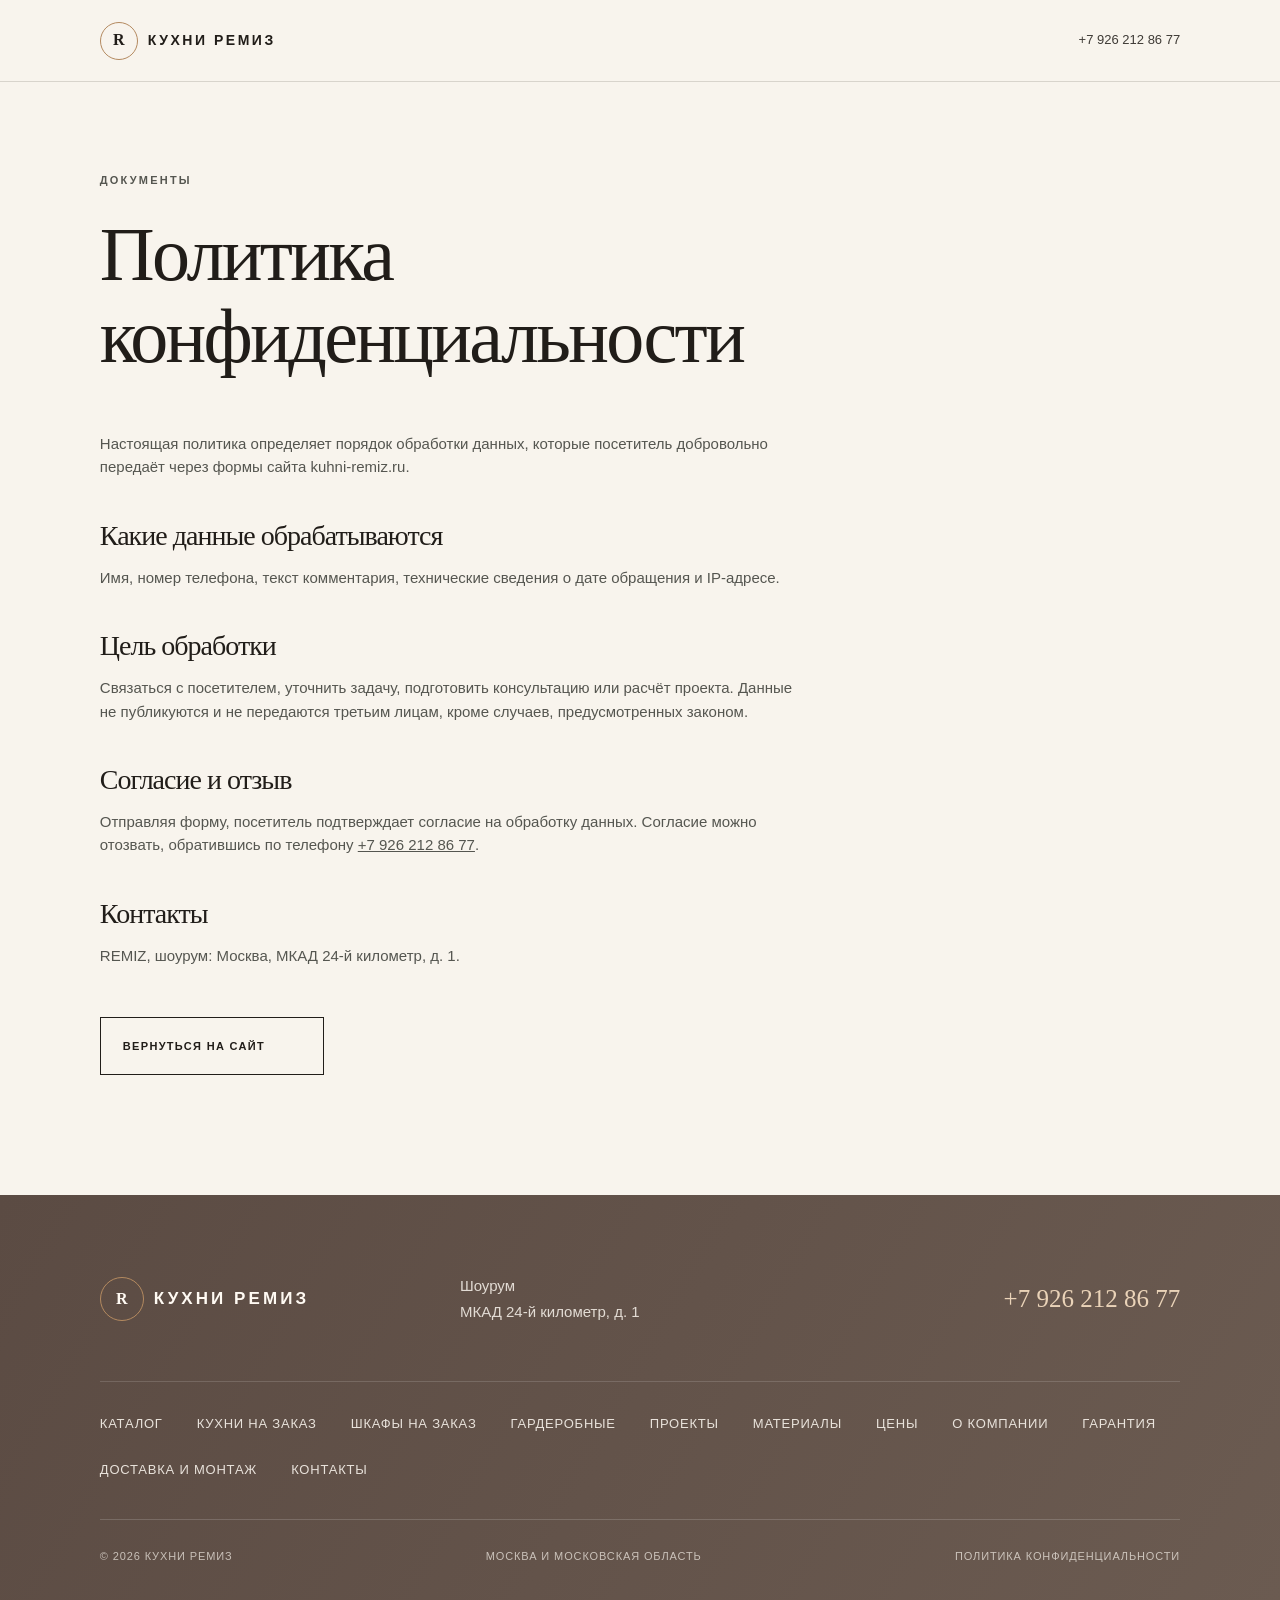
<file: privacy.html>
<!doctype html>
<html lang="ru">
<head>
  <meta charset="utf-8">
  <base href="/">
  <meta name="viewport" content="width=device-width,initial-scale=1">
  <meta name="robots" content="index,follow">
  <meta name="description" content="Политика конфиденциальности и обработки персональных данных сайта REMIZ.">
  <link rel="canonical" href="https://kuhni-remiz.ru/politika-konfidencialnosti/">
  <title>Политика конфиденциальности — REMIZ</title>
  <link rel="stylesheet" href="style.css?v=20260911-2">
</head>
<body class="legal-page">
  <div data-site-header="legal"></div>
  <main class="legal-content">
    <p class="kicker">Документы</p>
    <h1>Политика конфиденциальности</h1>
    <p>Настоящая политика определяет порядок обработки данных, которые посетитель добровольно передаёт через формы сайта kuhni-remiz.ru.</p>
    <h2>Какие данные обрабатываются</h2>
    <p>Имя, номер телефона, текст комментария, технические сведения о дате обращения и IP-адресе.</p>
    <h2>Цель обработки</h2>
    <p>Связаться с посетителем, уточнить задачу, подготовить консультацию или расчёт проекта. Данные не публикуются и не передаются третьим лицам, кроме случаев, предусмотренных законом.</p>
    <h2>Согласие и отзыв</h2>
    <p>Отправляя форму, посетитель подтверждает согласие на обработку данных. Согласие можно отозвать, обратившись по телефону <a href="tel:+79262128677">+7 926 212 86 77</a>.</p>
    <h2>Контакты</h2>
    <p>REMIZ, шоурум: Москва, МКАД 24-й километр, д. 1.</p>
    <a class="button" href="/">Вернуться на сайт</a>
  </main>
  <div data-site-footer></div><script src="/components.js?v=20260911-1"></script>
</body>
</html>
</file>
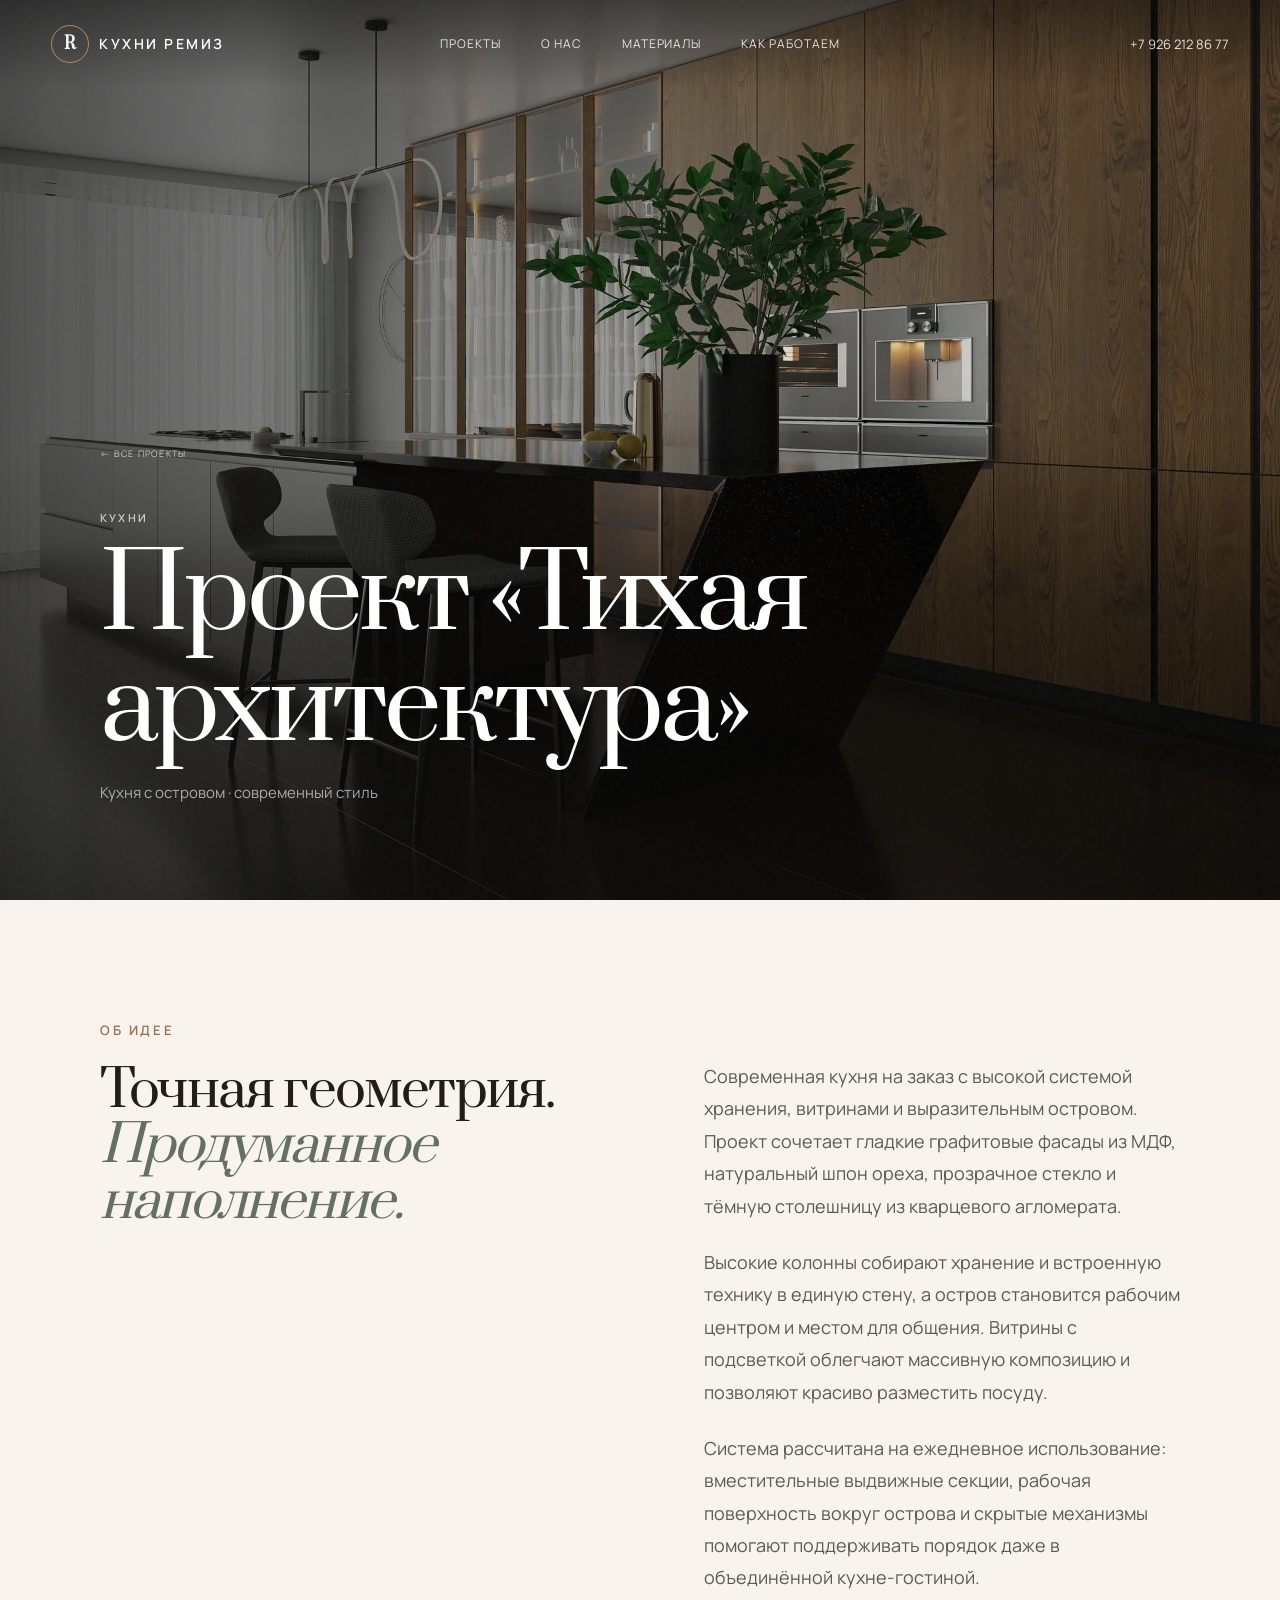
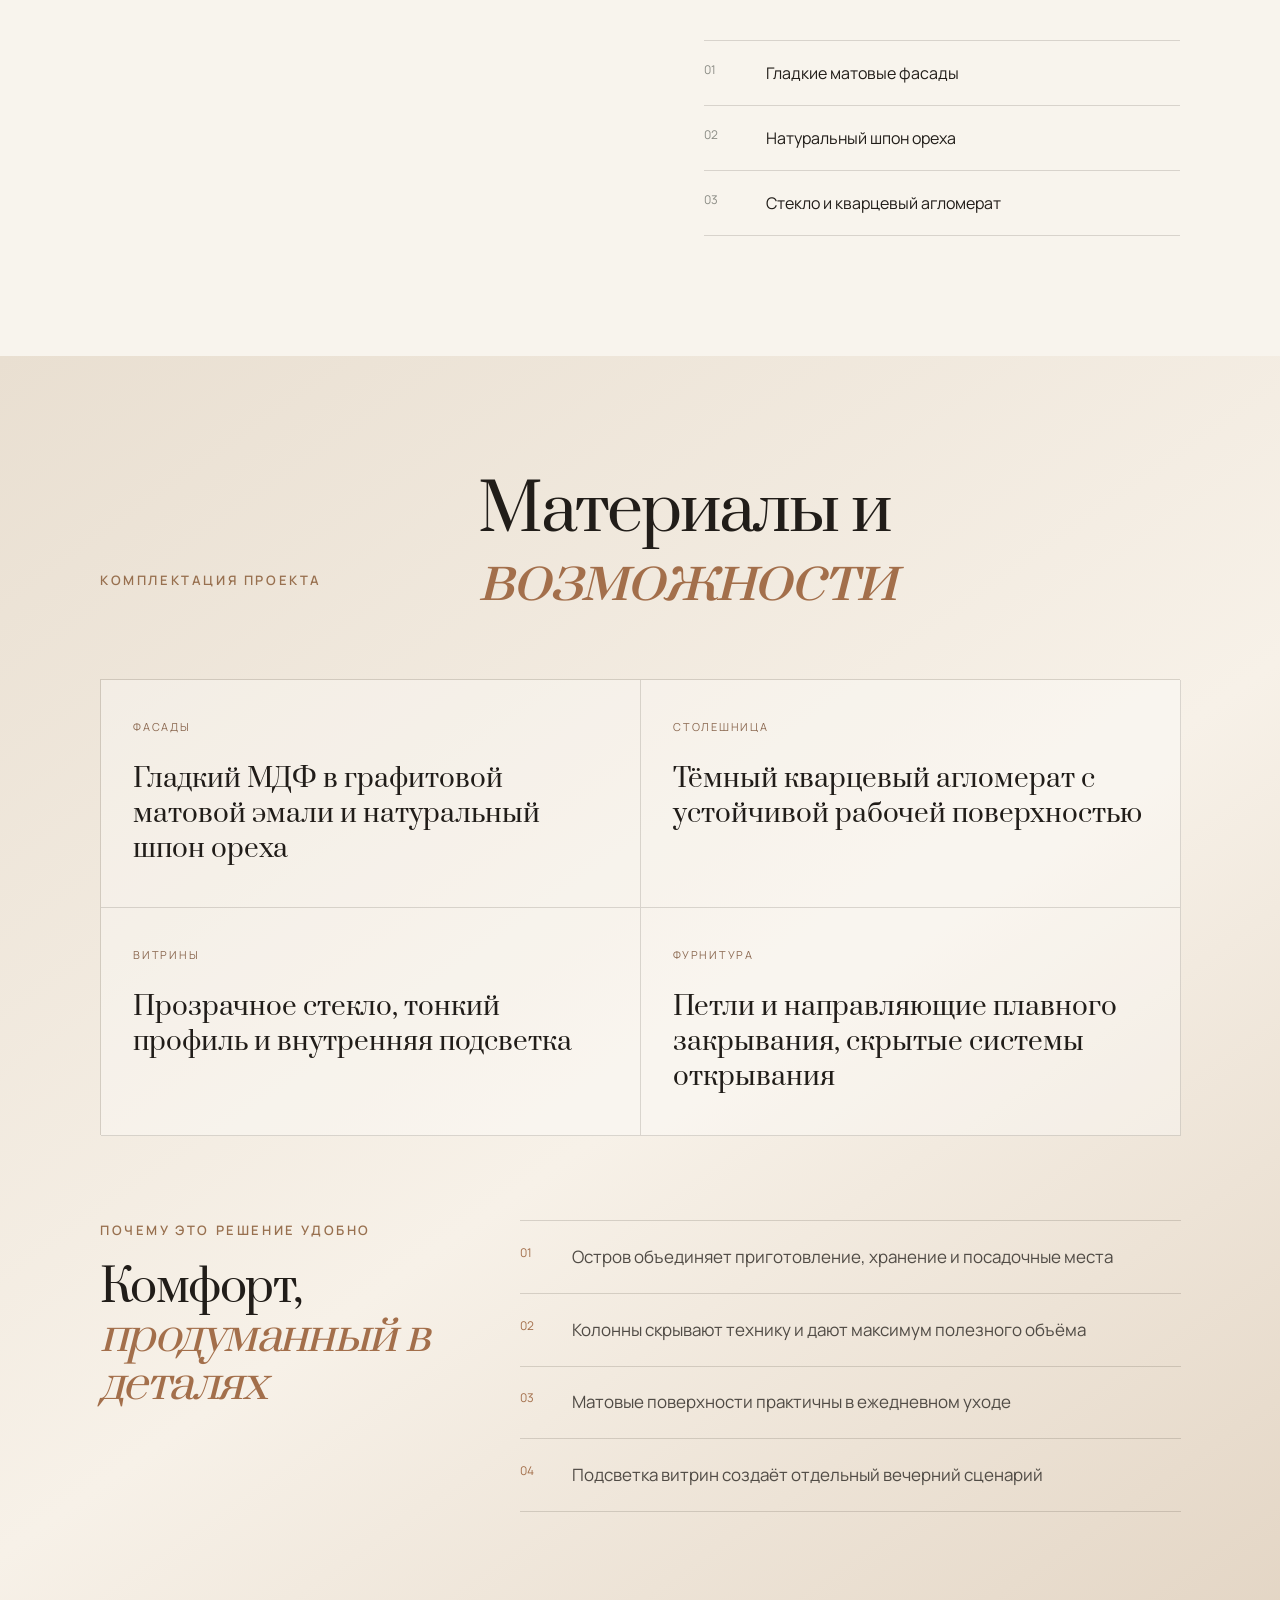
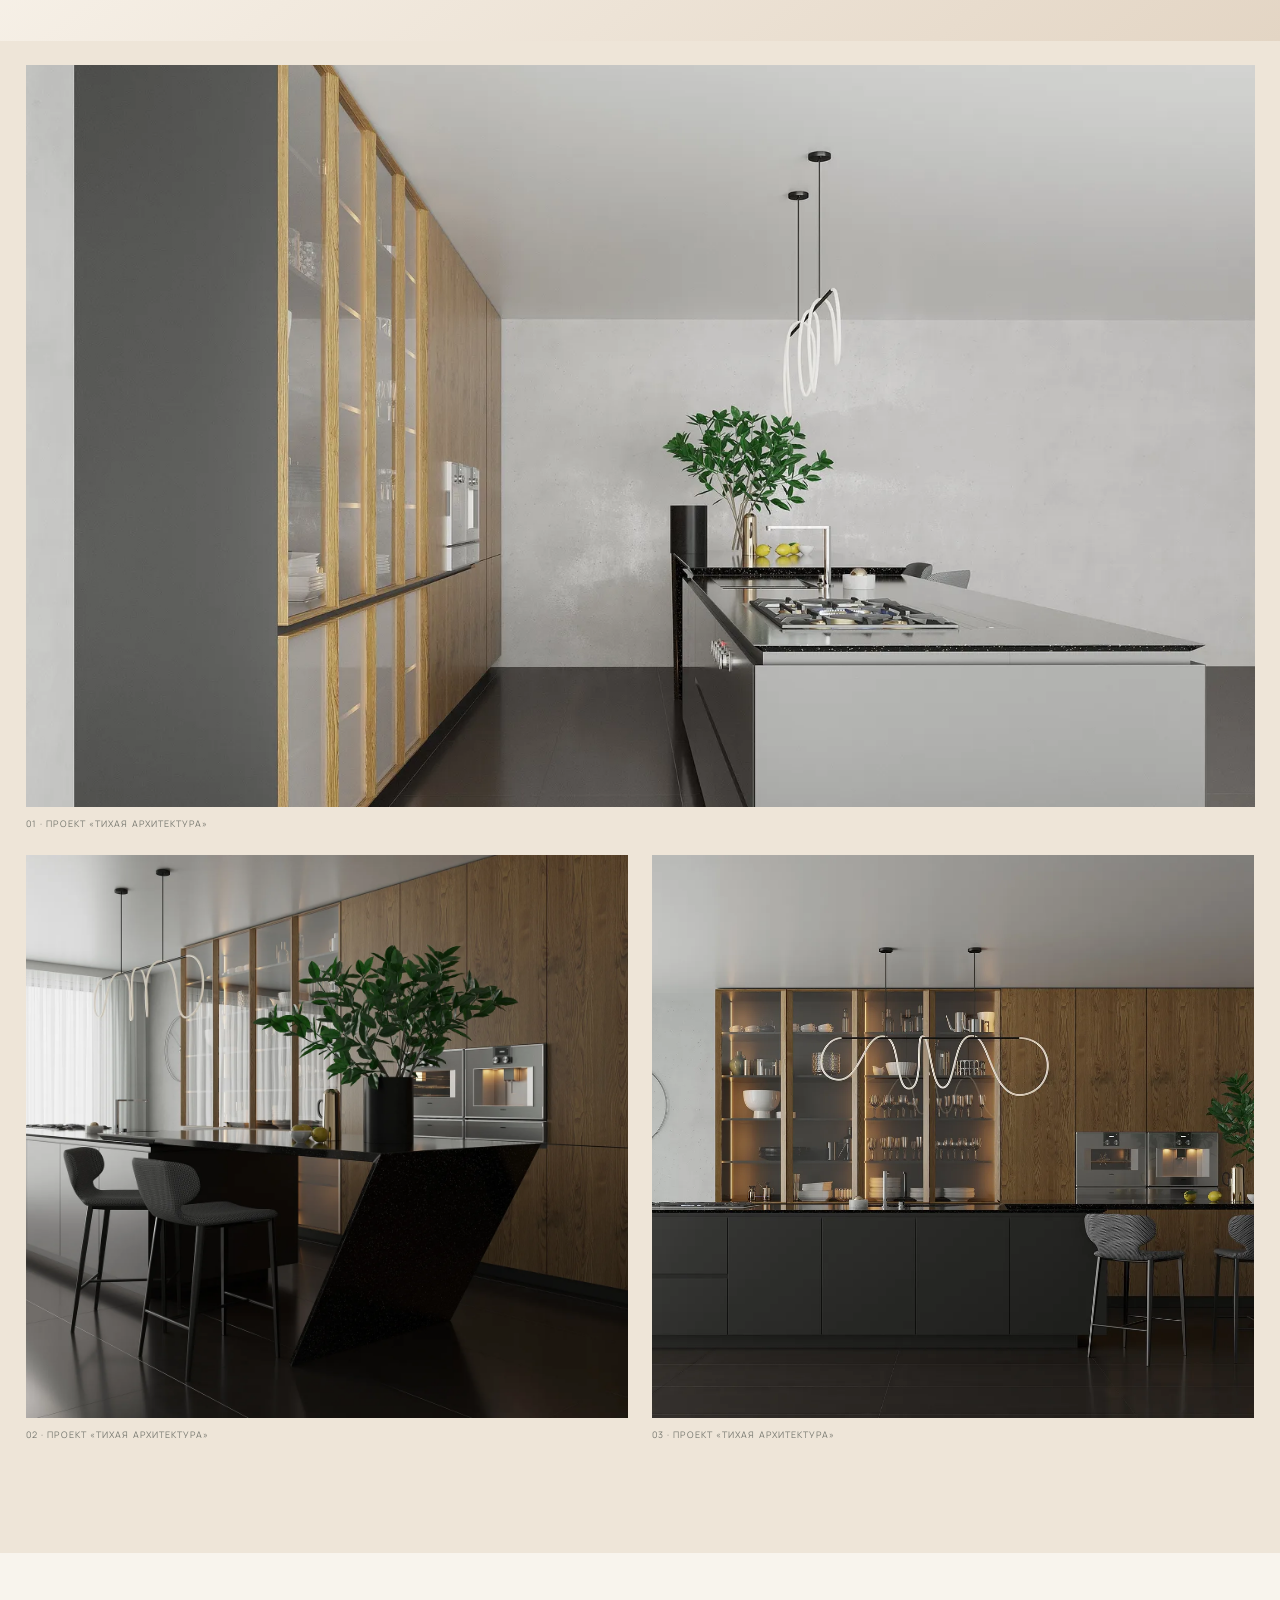
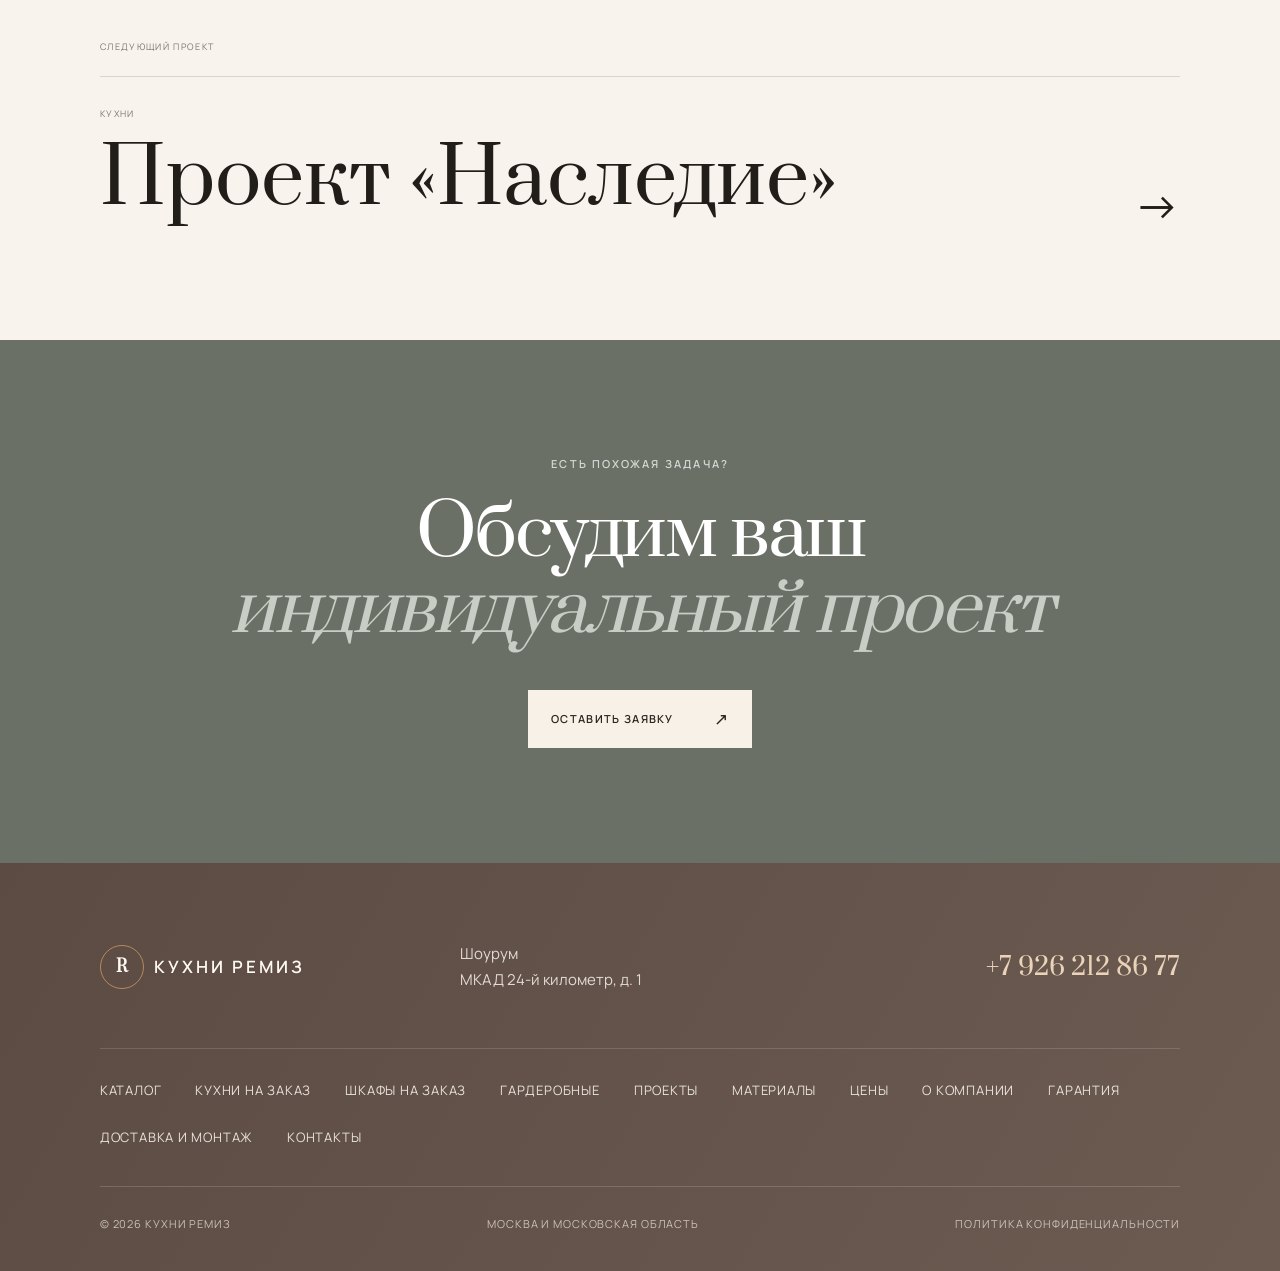
<file: project.html>
<!doctype html>
<html lang="ru">
<head>
  <meta charset="utf-8">
  <base href="/">
  <meta name="viewport" content="width=device-width,initial-scale=1">
  <meta name="robots" content="index,follow,max-image-preview:large">
  <link rel="canonical" href="https://kuhni-remiz.ru/proekty/">
  <meta name="description" content="Индивидуальный мебельный проект Remiz.">
  <meta property="og:type" content="article">
  <meta property="og:title" content="Проект мебели REMIZ">
  <meta property="og:description" content="Индивидуальный мебельный проект REMIZ.">
  <meta property="og:image" content="https://kuhni-remiz.ru/assets/portfolio/kitchen-01/02.webp">
  <meta property="og:url" content="https://kuhni-remiz.ru/proekty/">
  <title>Проект Remiz</title>
  <script id="project-schema" type="application/ld+json">{}</script>
  <link rel="preconnect" href="https://fonts.googleapis.com">
  <link rel="preconnect" href="https://fonts.gstatic.com" crossorigin>
  <link href="https://fonts.googleapis.com/css2?family=Manrope:wght@400;500;600&family=Prata&display=swap" rel="stylesheet">
  <link rel="stylesheet" href="style.css?v=20261008-1">
  <link rel="stylesheet" href="portfolio.css?v=20261008-1">
</head>
<body class="inner-page project-page">
  <div class="noise" aria-hidden="true"></div>
  <div data-site-header="project"></div>
  <main id="project-root">
    <section class="project-hero" id="project-hero"><div class="project-hero-shade"></div><div class="project-hero-copy"><a href="/proekty/">← Все проекты</a><p class="kicker light" id="project-category"></p><h1 id="project-title">Проект Remiz</h1><p id="project-subtitle"></p></div><span class="project-hero-count" id="project-count"></span></section>
    <section class="project-story"><div><p class="kicker">Об идее</p><h2 id="project-story-title"></h2></div><div><div class="project-description" id="project-description"></div><ul id="project-details"></ul></div></section>
    <section class="project-product">
      <div class="project-product-heading"><p class="kicker">Комплектация проекта</p><h2>Материалы и<br><em>возможности</em></h2></div>
      <div class="project-specs" id="project-specs"></div>
      <div class="project-benefits"><div class="project-benefits-heading"><p class="kicker">Почему это решение удобно</p><h2>Комфорт,<br><em>продуманный в деталях</em></h2></div><ul id="project-benefits"></ul></div>
    </section>
    <section class="project-gallery" id="project-gallery"></section>
    <nav class="next-project" aria-label="Следующий проект"><span>Следующий проект</span><a id="next-project" href="#"><small id="next-category"></small><strong id="next-title"></strong><b>→</b></a></nav>
    <section class="portfolio-cta"><p class="kicker light">Есть похожая задача?</p><h2>Обсудим ваш<br><em>индивидуальный проект</em></h2><a class="button button-light" href="/#contact"><span>Оставить заявку</span><b>↗</b></a></section>
  </main>
  <div data-site-footer></div><script src="/components.js?v=20261008-1"></script>
  <script src="projects-data.js?v=20260911-3"></script>
  <script src="project.js?v=20261008-1"></script>
</body>
</html>
</file>
<file: style.css>
:root{--milk:#f1eee8;--paper:#f7f5f1;--ink:#171715;--sage:#687064;--clay:#9a6a4f;--line:rgba(23,23,21,.18);--serif:'Prata',Georgia,serif;--sans:'Manrope',Arial,sans-serif}
*{box-sizing:border-box}html{scroll-behavior:smooth}body{margin:0;background:var(--paper);color:var(--ink);font-family:var(--sans);font-size:15px;line-height:1.55;-webkit-font-smoothing:antialiased}body.menu-open{overflow:hidden}a{color:inherit;text-decoration:none}button,input,textarea{font:inherit}img{display:block;width:100%;height:100%;object-fit:cover}.noise{position:fixed;inset:0;z-index:9999;pointer-events:none;opacity:.035;background-image:url("data:image/svg+xml,%3Csvg viewBox='0 0 180 180' xmlns='http://www.w3.org/2000/svg'%3E%3Cfilter id='n'%3E%3CfeTurbulence type='fractalNoise' baseFrequency='.85' numOctaves='3' stitchTiles='stitch'/%3E%3C/filter%3E%3Crect width='100%25' height='100%25' filter='url(%23n)'/%3E%3C/svg%3E")}
.site-header{height:82px;padding:0 3.2vw;display:grid;grid-template-columns:1fr auto 1fr;align-items:center;position:absolute;z-index:20;width:100%;color:white;border-bottom:1px solid rgba(255,255,255,.25)}.site-header.is-scrolled{position:fixed;height:68px;background:rgba(23,23,21,.94);backdrop-filter:blur(14px);animation:drop .35s ease}@keyframes drop{from{transform:translateY(-100%)}to{transform:none}}.brand{display:flex;align-items:center;gap:10px;font-weight:600;letter-spacing:.18em;font-size:14px}.brand-mark{width:34px;height:34px;border:1px solid currentColor;border-radius:50%;display:grid;place-items:center;font-family:var(--serif);font-size:16px;letter-spacing:0}.desktop-nav{display:flex;gap:34px;font-size:12px;text-transform:uppercase;letter-spacing:.08em}.desktop-nav a,.phone{opacity:.86;transition:.2s}.desktop-nav a:hover,.phone:hover{opacity:1}.header-side{justify-self:end;display:flex;align-items:center;gap:28px}.phone{font-size:13px}.menu-toggle{display:none;border:0;background:none;width:38px;height:38px;padding:10px}.menu-toggle span{display:block;height:1px;background:white;margin:6px 0}.mobile-nav{display:none}
.hero{height:100svh;min-height:680px;position:relative;color:white;overflow:hidden}.hero-image{position:absolute;inset:0;background:url('../assets/images/projects/kitchen-cover.jpg') center/cover no-repeat;transform:scale(1.04);animation:heroZoom 12s ease-out forwards;filter:saturate(.75)}@keyframes heroZoom{to{transform:scale(1)}}.hero-shade{position:absolute;inset:0;background:linear-gradient(90deg,rgba(16,17,15,.75),rgba(16,17,15,.16) 70%),linear-gradient(0deg,rgba(16,17,15,.44),transparent 55%)}.hero-copy{position:absolute;left:7.8vw;top:50%;transform:translateY(-43%);max-width:840px}.kicker{text-transform:uppercase;letter-spacing:.2em;font-size:11px;font-weight:600;margin:0 0 24px;color:var(--sage)}.kicker.light{color:rgba(255,255,255,.72)}h1,h2{font-family:var(--serif);font-weight:400;margin:0;line-height:1.08;letter-spacing:-.035em}h1{font-size:clamp(48px,6.3vw,96px)}h1 em,h2 em{font-style:italic;color:rgba(255,255,255,.72)}.hero-lead{max-width:510px;font-size:17px;color:rgba(255,255,255,.75);margin:30px 0 38px}.button{display:inline-flex;min-width:224px;justify-content:space-between;align-items:center;padding:17px 20px;border:1px solid transparent;text-transform:uppercase;letter-spacing:.11em;font-size:11px;font-weight:600;transition:.25s;cursor:pointer}.button b{font-size:17px;font-weight:400}.button-light{background:var(--paper);color:var(--ink)}.button-light:hover{background:white;transform:translateY(-2px)}.button-outline{color:white;border-color:rgba(255,255,255,.4);background:transparent}.button-outline:hover{background:white;color:var(--ink)}.hero-meta{position:absolute;bottom:34px;left:7.8vw;display:flex;gap:45px;font-size:11px;text-transform:uppercase;letter-spacing:.1em;color:rgba(255,255,255,.64)}.scroll-hint{position:absolute;right:3.2vw;bottom:32px;writing-mode:vertical-rl;text-transform:uppercase;letter-spacing:.16em;font-size:9px;color:rgba(255,255,255,.6);display:flex;align-items:center;gap:12px}.scroll-hint i{height:54px;width:1px;background:rgba(255,255,255,.5)}
.section{padding:130px 7.8vw}.section-index{font-size:10px;text-transform:uppercase;letter-spacing:.17em;color:#86877f;margin-bottom:70px}.manifesto{background:var(--paper)}.manifesto-copy{margin-left:22%;max-width:950px}.manifesto h2,.section-heading h2,.process h2{font-size:clamp(42px,5vw,72px)}.manifesto h2 em,.section-heading h2 em,.process h2 em{color:var(--sage)}.manifesto-grid{display:grid;grid-template-columns:1fr 1fr;gap:70px;margin-top:50px;max-width:780px}.manifesto-grid p{margin:0;color:#555650}.numbers{display:grid;grid-template-columns:repeat(3,1fr);border-top:1px solid var(--line);margin-top:110px}.numbers div{padding:35px 0 0;border-right:1px solid var(--line);display:flex;align-items:flex-end;gap:18px}.numbers div:last-child{border:0}.numbers strong{font-family:var(--serif);font-size:52px;font-weight:400;line-height:1}.numbers span{font-size:11px;text-transform:uppercase;letter-spacing:.1em;color:#74756f}
.projects{background:var(--milk)}.section-heading{display:flex;justify-content:space-between;align-items:flex-end;margin-bottom:70px}.text-link{font-size:11px;text-transform:uppercase;letter-spacing:.13em;padding-bottom:8px;border-bottom:1px solid var(--ink)}.text-link span{margin-left:30px}.project-grid{display:grid;grid-template-columns:1.65fr 1fr;gap:22px}.project-card{margin:0;position:relative;min-height:400px;overflow:hidden;background:#ddd}.project-card.project-main{grid-row:span 2;min-height:822px}.project-card img{transition:transform .7s ease;filter:saturate(.78)}.project-card:hover img{transform:scale(1.025)}.project-card:after{content:"";position:absolute;inset:45% 0 0;background:linear-gradient(transparent,rgba(10,10,9,.62))}.project-info{position:absolute;z-index:2;left:28px;right:28px;bottom:24px;color:white;display:flex;justify-content:space-between;align-items:flex-end}.project-info small{font-size:9px;text-transform:uppercase;letter-spacing:.17em;opacity:.7}.project-info h3{font-family:var(--serif);font-size:31px;font-weight:400;margin:3px 0}.project-info>span{font-size:10px;opacity:.7}.image-note{margin:18px 0 0;color:#85867f;font-size:10px;text-align:right}
.approach{display:grid;grid-template-columns:1.08fr .92fr;background:#20231f;color:white;min-height:780px}.approach-image{min-height:780px;overflow:hidden}.approach-image img{filter:saturate(.55);transform:scale(1.03)}.approach-copy{padding:110px 8vw 80px 7vw;align-self:center}.approach-copy h2{font-size:clamp(40px,4.5vw,66px)}.approach-copy h2 em{color:#afb5aa}.approach-copy>p:not(.kicker){color:rgba(255,255,255,.62);max-width:520px;margin:35px 0}.approach-copy ul{list-style:none;padding:0;margin:0 0 42px}.approach-copy li{display:grid;grid-template-columns:44px 1fr;border-top:1px solid rgba(255,255,255,.17);padding:16px 0;font-size:13px}.approach-copy li b{font-size:10px;color:#a8afa3}
.materials{background:var(--paper)}.heading-note{max-width:390px;color:#66675f}.material-list{border-top:1px solid var(--line)}.material-row{width:100%;display:grid;grid-template-columns:80px 1.3fr 1fr 40px;align-items:center;text-align:left;padding:28px 0;background:transparent;border:0;border-bottom:1px solid var(--line);cursor:pointer;color:var(--ink);transition:.2s}.material-row span{font-size:10px}.material-row strong{font-family:var(--serif);font-size:28px;font-weight:400}.material-row small{color:#777870}.material-row i{font-size:18px;font-style:normal;transition:.2s}.material-row:hover,.material-row.active{padding-left:18px;background:#e7e2da}.material-row:hover i,.material-row.active i{transform:rotate(45deg)}
.process{background:#dad9d2}.process-intro{margin-left:22%;margin-bottom:90px}.timeline{display:grid;grid-template-columns:repeat(4,1fr);border-top:1px solid var(--line)}.timeline article{padding:30px 28px 10px 0;border-right:1px solid var(--line);min-height:230px}.timeline article+article{padding-left:28px}.timeline article:last-child{border-right:0}.timeline>article>span{font-size:10px;color:#777870}.timeline div{margin-top:72px}.timeline h3{font-family:var(--serif);font-size:24px;font-weight:400;margin:0 0 12px}.timeline p{font-size:13px;color:#696a63;margin:0}
.contact{background:#6b7066;color:white;display:grid;grid-template-columns:1fr 1fr;gap:10vw;padding:120px 7.8vw}.contact h2{font-size:clamp(44px,5vw,72px)}.contact h2 em{color:#c8cdc5}.contact-copy>p:last-child{color:rgba(255,255,255,.68);max-width:500px;margin-top:35px}.contact-form{padding-top:10px}.contact-form label:not(.consent){display:block;border-bottom:1px solid rgba(255,255,255,.35);margin-bottom:26px}.contact-form label>span{display:block;font-size:9px;text-transform:uppercase;letter-spacing:.16em;color:rgba(255,255,255,.58)}.contact-form input,.contact-form textarea{border:0;background:transparent;color:white;width:100%;padding:11px 0;outline:0;resize:none}.contact-form input::placeholder,.contact-form textarea::placeholder{color:rgba(255,255,255,.4)}.consent{display:flex;gap:10px;align-items:center;margin:4px 0 24px;font-size:10px}.consent input{width:auto}.contact-form .button{border:0}.form-status{font-size:12px;min-height:20px}
footer{padding:60px 7.8vw 28px;background:#171715;color:white}.footer-top{display:grid;grid-template-columns:1fr 1fr 1fr;align-items:start;padding-bottom:65px}.footer-top p{margin:0;color:rgba(255,255,255,.5);font-size:12px}.footer-top>a:last-child{justify-self:end;font-family:var(--serif);font-size:20px}.footer-bottom{border-top:1px solid rgba(255,255,255,.16);padding-top:24px;display:flex;justify-content:space-between;color:rgba(255,255,255,.42);font-size:9px;text-transform:uppercase;letter-spacing:.1em}
.footer-seo-nav{display:flex;flex-wrap:wrap;gap:15px 28px;padding:0 0 28px;font-size:10px;text-transform:uppercase;letter-spacing:.09em;color:rgba(255,255,255,.62)}.footer-seo-nav a:hover{color:white}
.reveal{opacity:0;transform:translate3d(0,42px,0);filter:blur(5px);transition:opacity 1.15s cubic-bezier(.22,.7,.2,1) var(--reveal-delay,0ms),transform 1.15s cubic-bezier(.22,.7,.2,1) var(--reveal-delay,0ms),filter 1s ease var(--reveal-delay,0ms);will-change:opacity,transform,filter}.reveal.visible{opacity:1;transform:none;filter:none}.lazy-image{opacity:0;transition:opacity 1.15s cubic-bezier(.22,.7,.2,1)}.lazy-image.is-loaded{opacity:1}
@media(max-width:900px){.site-header{grid-template-columns:1fr 1fr}.desktop-nav,.phone{display:none}.menu-toggle{display:block}.mobile-nav{position:fixed;inset:0;background:#20231f;padding:120px 8vw 40px;z-index:-1;flex-direction:column;gap:20px;font-family:var(--serif);font-size:34px}.menu-open .mobile-nav{display:flex}.header-side{gap:0}.hero-copy{left:6vw;right:6vw}.hero-meta{left:6vw;gap:20px}.scroll-hint{display:none}.section{padding:90px 6vw}.manifesto-copy,.process-intro{margin-left:0}.manifesto-grid{gap:30px}.numbers strong{font-size:38px}.project-grid{grid-template-columns:1fr 1fr}.project-card.project-main{grid-column:span 2;grid-row:auto;min-height:600px}.approach{grid-template-columns:1fr}.approach-image{min-height:520px}.approach-copy{padding:80px 6vw}.timeline{grid-template-columns:1fr 1fr}.timeline article:nth-child(2){border-right:0}.contact{padding:90px 6vw;grid-template-columns:1fr;gap:60px}}
@media(max-width:600px){.site-header{height:68px;padding:0 5vw}.hero{min-height:650px}.hero-copy{left:5vw;right:5vw}.hero-copy h1{font-size:43px}.hero-lead{font-size:14px}.hero-meta{left:5vw;right:5vw;gap:10px;justify-content:space-between}.hero-meta span{font-size:8px;max-width:30%}.section{padding:75px 5vw}.section-index{margin-bottom:45px}.manifesto h2,.section-heading h2,.process h2{font-size:38px}.manifesto-grid{grid-template-columns:1fr}.numbers{grid-template-columns:1fr;margin-top:65px}.numbers div{border-right:0;border-bottom:1px solid var(--line);padding:22px 0}.section-heading{display:block}.text-link{display:inline-block;margin-top:30px}.project-grid{display:block}.project-card,.project-card.project-main{min-height:460px;margin-bottom:12px}.project-card:not(.project-main){min-height:360px}.approach-image{min-height:420px}.approach-copy h2,.contact h2{font-size:38px}.material-row{grid-template-columns:38px 1fr 25px;padding:22px 0}.material-row strong{font-size:22px}.material-row small{display:none}.timeline{grid-template-columns:1fr}.timeline article,.timeline article+article{border-right:0;padding:24px 0;min-height:auto}.timeline div{margin-top:25px}.contact{padding:75px 5vw}.footer-top{grid-template-columns:1fr;gap:30px}.footer-top>a:last-child{justify-self:start}.footer-bottom{display:grid;gap:12px}}
@media(prefers-reduced-motion:reduce){*{scroll-behavior:auto!important;animation:none!important;transition:none!important}.reveal{opacity:1;transform:none;filter:none}.lazy-image{opacity:1}}
.hero-image{background-image:url('assets/portfolio/kitchen-01/02.webp')}
.project-card{display:block}
.hero-media{position:absolute;inset:0;overflow:hidden;background:#272a25}.hero-slide{position:absolute;inset:-3%;background-position:center;background-size:cover;opacity:0;transform:scale(1.08) translate3d(0,0,0);will-change:transform,opacity;animation:heroCinema 32s ease-in-out infinite}.hero-slide:nth-child(1){animation-delay:-1.2s;--move-x:-1.5%;--move-y:1%}.hero-slide:nth-child(2){animation-delay:6.8s;--move-x:1.5%;--move-y:-1%}.hero-slide:nth-child(3){animation-delay:14.8s;--move-x:-1%;--move-y:-1.5%}.hero-slide:nth-child(4){animation-delay:22.8s;--move-x:1%;--move-y:1.5%}@keyframes heroCinema{0%{opacity:0;transform:scale(1.09) translate3d(0,0,0)}4%{opacity:1}22%{opacity:1}29%{opacity:0;transform:scale(1.025) translate3d(var(--move-x),var(--move-y),0)}100%{opacity:0;transform:scale(1.025) translate3d(var(--move-x),var(--move-y),0)}}
@media(prefers-reduced-motion:reduce){.hero-slide{animation:none;opacity:0;transform:none}.hero-slide:first-child{opacity:1}}
.consent a{text-decoration:underline;text-underline-offset:2px}.form-trap{position:absolute!important;left:-9999px!important;width:1px!important;height:1px!important;opacity:0!important}.contact-form .button:disabled{opacity:.55;cursor:wait}
.legal-page{background:var(--paper)}.legal-header{height:82px;padding:0 7.8vw;display:flex;justify-content:space-between;align-items:center;border-bottom:1px solid var(--line)}.legal-content{max-width:900px;padding:90px 7.8vw 120px}.legal-content h1{font-size:clamp(42px,6vw,76px);margin-bottom:55px}.legal-content h2{font-family:var(--serif);font-size:28px;font-weight:400;margin:42px 0 12px}.legal-content p{max-width:760px;color:#555650}.legal-content a:not(.button){text-decoration:underline}.legal-content .button{border-color:var(--ink);margin-top:35px}

/* Layout safeguards for short and wide desktop viewports */
.hero{min-height:760px}.hero-copy{top:46%;transform:translateY(-46%);max-width:min(840px,72vw);padding-bottom:38px}.hero-meta{z-index:2}.hero-meta span{white-space:nowrap}.numbers div{padding-left:34px;padding-right:34px}.numbers div:first-child{padding-left:0}.numbers div:last-child{padding-right:0}.material-row{padding-right:18px}.material-row:hover,.material-row.active{padding-right:18px}
@media(max-height:820px) and (min-width:901px){.hero{min-height:820px}.hero-copy{top:44%;transform:translateY(-44%)}.hero-copy h1{font-size:clamp(54px,5.4vw,82px)}.hero-lead{margin:22px 0 28px}.hero-meta{bottom:30px}}
@media(max-width:900px){.hero{min-height:760px}.hero-copy{top:47%;transform:translateY(-47%);max-width:none}.hero-meta span{white-space:normal}.numbers div{padding-left:22px;padding-right:22px}}
@media(max-width:600px){.hero{min-height:720px}.hero-copy{padding-bottom:52px}.numbers div,.numbers div:first-child,.numbers div:last-child{padding-left:0;padding-right:0}.material-row,.material-row:hover,.material-row.active{padding-right:10px}}

/* Keep the hero CTA fully inside the image at every desktop height. */
.hero-copy{top:42%;transform:translateY(-42%);padding-bottom:0}.hero-copy .button{position:relative;z-index:3}.hero-meta{bottom:28px}.hero-shade{background:linear-gradient(90deg,rgba(25,25,22,.62),rgba(25,25,22,.08) 76%),linear-gradient(0deg,rgba(25,25,22,.38),transparent 58%)}
@media(max-height:820px) and (min-width:901px){.hero{min-height:780px}.hero-copy{top:40%;transform:translateY(-40%)}.hero-copy h1{font-size:clamp(50px,5vw,76px)}.hero-copy .kicker{margin-bottom:16px}.hero-lead{margin:18px 0 24px}}

/* REMIZ premium visual system — warm stone, champagne brass and eucalyptus. */
:root{--milk:#eee5d8;--paper:#f8f4ed;--ink:#211d19;--sage:#657064;--clay:#a36f4b;--champagne:#b48a60;--wine:#5b3d36;--line:rgba(52,43,35,.16)}
body{background:#f8f4ed;color:var(--ink)}
.noise{opacity:.022}
.site-header{height:88px;padding-left:4vw;padding-right:4vw;background:linear-gradient(180deg,rgba(29,25,21,.42),transparent);border-bottom-color:rgba(255,255,255,.3)}
.site-header.is-scrolled{height:74px;background:rgba(248,244,237,.94);color:var(--ink);border-bottom:1px solid rgba(52,43,35,.13);box-shadow:0 12px 34px rgba(52,43,35,.08)}
.site-header.is-scrolled .menu-toggle span{background:var(--ink)}
.brand-mark{width:38px;height:38px;border-color:var(--champagne)}
.desktop-nav{gap:40px}.desktop-nav a{position:relative}.desktop-nav a:after{content:"";position:absolute;left:0;right:100%;bottom:-8px;height:1px;background:var(--champagne);transition:.3s}.desktop-nav a:hover:after{right:0}
.hero-shade{background:linear-gradient(90deg,rgba(37,29,23,.5),rgba(37,29,23,.04) 72%),linear-gradient(0deg,rgba(37,29,23,.28),transparent 55%)}
.hero-copy h1{letter-spacing:-.035em;text-shadow:0 3px 24px rgba(31,24,18,.18)}
.hero-copy h1 em{color:#efe3d2}.hero-lead{color:rgba(255,255,255,.86);font-size:16px;line-height:1.75}
.button{min-height:58px;padding:0 22px;display:inline-flex;align-items:center;justify-content:space-between;gap:40px;letter-spacing:.12em;transition:transform .25s,background .25s,color .25s,box-shadow .25s}
.button:hover{transform:translateY(-3px);box-shadow:0 14px 32px rgba(43,34,27,.14)}
.button-light{background:#f7f1e8;color:#2a241f}.button-light:hover{background:#d9b58d}
.hero-meta{border-top:1px solid rgba(255,255,255,.28);padding-top:18px}.hero-meta span{font-size:9px;letter-spacing:.13em;color:rgba(255,255,255,.83)}
.section{padding-top:145px;padding-bottom:145px}.section-index,.kicker{color:#98704f}.kicker{letter-spacing:.2em}
.manifesto{background:radial-gradient(circle at 78% 18%,rgba(189,155,115,.16),transparent 30%),#f8f4ed}
.manifesto h2 em,.section-heading h2 em,.process h2 em{color:#7c766d}
.numbers{border-color:rgba(163,111,75,.3)}.numbers div{border-color:rgba(163,111,75,.22)}.numbers strong{color:#8c5f42}.numbers span{color:#5e554d}
.projects{background:linear-gradient(145deg,#e9dfd1 0%,#f5eee4 58%,#e3d5c4 100%)}
.project-grid{gap:28px}.project-card{box-shadow:0 24px 60px rgba(64,50,38,.12)}.project-card img{filter:saturate(.9) contrast(1.02)}.project-card:after{background:linear-gradient(transparent,rgba(39,29,22,.67))}.project-info{left:34px;right:34px;bottom:30px}
.approach{background:#f5efe6;color:var(--ink);grid-template-columns:1.04fr .96fr;position:relative}.approach:after{content:"";position:absolute;right:0;top:0;width:8px;height:100%;background:linear-gradient(#b38962,#7e5944)}
.approach-image{margin:48px 0 48px 4vw;min-height:720px;box-shadow:0 30px 70px rgba(66,49,36,.16)}.approach-image img{filter:saturate(.82);transform:scale(1.01)}
.approach-copy{padding-right:7vw}.approach-copy h2 em{color:#9a6a4f}.approach-copy>p:not(.kicker){color:#5e554d}.approach-copy li{border-color:rgba(82,65,52,.18)}.approach-copy li b{color:#a36f4b}.approach-copy .kicker{color:#98704f}.approach-copy .button-outline{border-color:#a36f4b;color:#5b3d36}
.materials{background:linear-gradient(180deg,#fbf8f3,#f3ece2)}.material-list{border-color:rgba(163,111,75,.22)}.material-row{border-color:rgba(163,111,75,.2)}.material-row:hover,.material-row.active{background:linear-gradient(90deg,rgba(180,138,96,.18),rgba(255,255,255,.5));color:#5b3d36}
.process{background:linear-gradient(135deg,#d9ded7,#edf0ea 55%,#e7ddd0)}.timeline article{border-color:rgba(74,73,64,.18)}.timeline h3{color:#55443a}.timeline>article>span{color:#a36f4b}
.contact{background:linear-gradient(125deg,#65483f 0%,#79574b 52%,#5c665d 140%);position:relative;overflow:hidden}.contact:before{content:"";position:absolute;width:520px;height:520px;border:1px solid rgba(216,181,141,.24);border-radius:50%;right:-170px;top:-230px}.contact>*{position:relative}.contact h2 em{color:#e2c6a5}.contact-copy>p:last-child{color:rgba(255,255,255,.8)}.contact-form{padding:45px;background:rgba(255,255,255,.075);border:1px solid rgba(255,255,255,.18);backdrop-filter:blur(8px)}
footer{padding:78px 7.8vw 38px;background:linear-gradient(120deg,#5b4b43,#6b5b51);color:#fffaf3}
.footer-top{padding-bottom:55px;align-items:center}.footer-top .brand{font-size:17px}.footer-top .brand-mark{width:44px;height:44px}.footer-top p{color:rgba(255,250,243,.82);font-size:15px;line-height:1.75}.footer-top>a:last-child{font-size:25px;color:#ead3b8}
.footer-seo-nav{gap:18px 34px;padding:28px 0 34px;border-top:1px solid rgba(255,255,255,.14);font-size:13px;line-height:1.5;color:rgba(255,250,243,.86);letter-spacing:.06em}.footer-seo-nav a{padding:4px 0;border-bottom:1px solid transparent}.footer-seo-nav a:hover{color:#fff;border-color:#d9b58d}
.footer-bottom{padding-top:28px;color:rgba(255,250,243,.66);font-size:11px;line-height:1.6;letter-spacing:.08em}
@media(max-width:900px){.approach-image{margin:28px 6vw 0;min-height:540px}.contact-form{padding:32px}.footer-seo-nav{font-size:12px}}
@media(max-width:600px){.site-header{height:72px}.section{padding-top:90px;padding-bottom:90px}.approach-image{min-height:410px;margin:22px 5vw 0}.contact-form{padding:26px 20px}.footer-top{gap:34px}.footer-top p{font-size:14px}.footer-seo-nav{display:grid;grid-template-columns:1fr 1fr;gap:16px 20px;font-size:12px}.footer-bottom{font-size:10px}}

/* Reduced-motion mode keeps a calm crossfade instead of freezing the hero. */
@keyframes heroAccessibleFade{0%,3%{opacity:0}6%,22%{opacity:1}25%,100%{opacity:0}}
@media(prefers-reduced-motion:reduce){
  .hero-slide{animation:heroAccessibleFade 32s linear infinite!important;transform:none!important;will-change:opacity}
  .hero-slide:nth-child(1){animation-delay:-1.2s!important}
  .hero-slide:nth-child(2){animation-delay:6.8s!important}
  .hero-slide:nth-child(3){animation-delay:14.8s!important}
  .hero-slide:nth-child(4){animation-delay:22.8s!important}
}

/* Reserve independent vertical zones for copy, CTA and facts. */
.hero-copy{top:auto;bottom:clamp(112px,12vh,150px);transform:none;padding:0}
.hero-meta{bottom:28px}
@media(max-width:900px){.hero-copy{top:auto;bottom:118px;transform:none;padding:0}}
@media(max-width:600px){.hero-copy{bottom:112px}.hero-meta{bottom:22px}}

/* Readable typography for the home page */
body:not(.inner-page):not(.info-page):not(.legal-page){font-size:16px}
body:not(.inner-page):not(.info-page):not(.legal-page) .desktop-nav{font-size:13px}
body:not(.inner-page):not(.info-page):not(.legal-page) .phone{font-size:14px}
body:not(.inner-page):not(.info-page):not(.legal-page) .kicker{font-size:13px;line-height:1.5}
body:not(.inner-page):not(.info-page):not(.legal-page) .button{font-size:12px}
body:not(.inner-page):not(.info-page):not(.legal-page) .hero-lead{font-size:18px}
body:not(.inner-page):not(.info-page):not(.legal-page) .hero-meta span{font-size:11px;line-height:1.5}
body:not(.inner-page):not(.info-page):not(.legal-page) .scroll-hint{font-size:11px}
body:not(.inner-page):not(.info-page):not(.legal-page) .section-index{font-size:12px}
body:not(.inner-page):not(.info-page):not(.legal-page) .manifesto-grid p{font-size:17px;line-height:1.75}
body:not(.inner-page):not(.info-page):not(.legal-page) .numbers span{font-size:13px;line-height:1.55}
body:not(.inner-page):not(.info-page):not(.legal-page) .text-link{font-size:13px}
body:not(.inner-page):not(.info-page):not(.legal-page) .project-info small{font-size:11px}
body:not(.inner-page):not(.info-page):not(.legal-page) .project-info>span{font-size:12px}
body:not(.inner-page):not(.info-page):not(.legal-page) .image-note{font-size:12px}
body:not(.inner-page):not(.info-page):not(.legal-page) .approach-copy>p:not(.kicker){font-size:17px;line-height:1.75}
body:not(.inner-page):not(.info-page):not(.legal-page) .approach-copy li{font-size:16px;line-height:1.5;padding:19px 0}
body:not(.inner-page):not(.info-page):not(.legal-page) .approach-copy li b{font-size:12px}
body:not(.inner-page):not(.info-page):not(.legal-page) .heading-note{font-size:16px;line-height:1.7}
body:not(.inner-page):not(.info-page):not(.legal-page) .material-row span{font-size:12px}
body:not(.inner-page):not(.info-page):not(.legal-page) .material-row small{font-size:15px}
body:not(.inner-page):not(.info-page):not(.legal-page) .timeline>article>span{font-size:12px}
body:not(.inner-page):not(.info-page):not(.legal-page) .timeline p{font-size:16px;line-height:1.6}
body:not(.inner-page):not(.info-page):not(.legal-page) .contact-copy>p:last-child{font-size:17px;line-height:1.75}
body:not(.inner-page):not(.info-page):not(.legal-page) .contact-form label>span{font-size:12px}
body:not(.inner-page):not(.info-page):not(.legal-page) .contact-form input,
body:not(.inner-page):not(.info-page):not(.legal-page) .contact-form textarea{font-size:17px;padding:14px 0}
body:not(.inner-page):not(.info-page):not(.legal-page) .consent{font-size:12px;line-height:1.5}
body:not(.inner-page):not(.info-page):not(.legal-page) .form-status{font-size:14px}

@media(max-width:600px){
  body:not(.inner-page):not(.info-page):not(.legal-page) .hero-lead{font-size:16px}
  body:not(.inner-page):not(.info-page):not(.legal-page) .hero-meta span{font-size:10px;max-width:31%}
  body:not(.inner-page):not(.info-page):not(.legal-page) .manifesto-grid p{font-size:16px}
  body:not(.inner-page):not(.info-page):not(.legal-page) .timeline p{font-size:15px}
}

/* Mobile layout must override the later desktop visual refinements. */
@media(max-width:900px){
  .approach{grid-template-columns:1fr}
  .approach-image{width:auto}
}
@media(max-width:600px){
  .approach-image{width:100%;min-height:440px;margin:22px 0 0}
  .approach-copy{padding:54px 5vw 72px}
  .material-row{grid-template-columns:38px minmax(0,1fr) 25px;row-gap:6px;align-items:start}
  .material-row small{display:block;grid-column:2 / 4;font-size:13px;line-height:1.5;padding-right:6px}
  .material-row i{grid-column:3;grid-row:1;justify-self:end}
}

/* Mobile reading flow: content remains visible while scrolling and images fill the screen. */
@media(max-width:600px){
  .reveal{opacity:1;transform:none;filter:none;transition:none;will-change:auto}
  .section{padding:64px 5vw 72px}
  .manifesto{padding-bottom:48px}
  .projects{padding-top:56px;padding-bottom:32px}
  .materials,.process{padding-top:56px;padding-bottom:64px}
  .section-index{margin-bottom:28px}
  .section-heading{margin-bottom:32px}
  .manifesto-copy{margin:0}
  .manifesto-grid{margin-top:28px;gap:16px}
  .numbers{margin-top:42px}
  .numbers div{padding:18px 0;align-items:center}
  .projects .project-grid{margin-top:0}
  .project-card,.project-card.project-main{min-height:420px;margin-bottom:14px}
  .project-card:not(.project-main){min-height:320px}
  .approach{display:block;min-height:0}
  .approach-image{height:clamp(360px,105vw,480px);min-height:0;margin:0;box-shadow:none}
  .approach-image img{height:100%;object-fit:cover;transform:none}
  .approach-copy{padding:48px 5vw 64px}
  .approach-copy>p:not(.kicker){margin:24px 0}
  .approach-copy ul{margin-bottom:28px}
  .process-intro{margin-bottom:38px}
  .timeline article,.timeline article+article{padding:22px 0}
  .timeline div{margin-top:16px}
  .contact{gap:32px}
}
@media(max-width:360px){
  .hero-copy h1{font-size:36px}
  .hero-meta span{font-size:9px}
}
</file>
<file: info.css>
.info-page{background:var(--paper)}.info-header{height:82px;padding:0 5vw;display:grid;grid-template-columns:1fr auto 1fr;align-items:center;background:#20231f;color:#fff}.info-header nav{display:flex;gap:28px;font-size:11px;text-transform:uppercase;letter-spacing:.1em}.info-header .phone{justify-self:end}.info-hero{padding:110px 7.8vw 90px;background:var(--milk)}.info-hero h1{max-width:1000px;font-size:clamp(46px,6vw,84px)}.info-hero h1 em{color:var(--sage)}.info-lead{max-width:720px;font-size:18px;color:#5f605a;margin:35px 0 0}.info-content{padding:95px 7.8vw 120px}.info-grid{display:grid;grid-template-columns:repeat(3,1fr);gap:1px;background:var(--line);border:1px solid var(--line)}.info-grid article{background:var(--paper);padding:38px}.info-grid h2{font-size:28px;margin-bottom:18px}.info-grid p{color:#66675f}.info-section{display:grid;grid-template-columns:.8fr 1.2fr;gap:9vw;padding-top:100px}.info-section h2{font-size:clamp(36px,4vw,58px)}.info-section ul{list-style:none;padding:0;margin:0}.info-section li{padding:18px 0;border-bottom:1px solid var(--line)}.info-actions{display:flex;gap:12px;margin-top:42px}.info-actions .button{border-color:var(--ink)}.info-actions .button.primary{background:#20231f;color:#fff}.info-footer-links{display:flex;flex-wrap:wrap;gap:22px;font-size:11px;text-transform:uppercase;letter-spacing:.08em}@media(max-width:800px){.info-header{grid-template-columns:1fr auto}.info-header nav{display:none}.info-hero,.info-content{padding-left:5vw;padding-right:5vw}.info-grid,.info-section{grid-template-columns:1fr}.info-section{gap:35px}.info-actions{flex-direction:column}}
</file>
<file: theme-light.css>
/* Light, image-led presentation for portfolio and service pages. */
.info-page{background:#f6f2eb}
.info-header{background:rgba(247,245,241,.96);color:var(--ink);border-bottom:1px solid var(--line);position:relative;z-index:5}
.info-hero{min-height:560px;padding-top:110px;padding-bottom:90px;position:relative;overflow:hidden;background:#e8e1d7;display:flex;flex-direction:column;justify-content:center}
.info-hero::before{content:"";position:absolute;inset:0 0 0 47%;background:url('assets/portfolio/kitchen-04/01.webp') center/cover no-repeat;filter:saturate(.65)}
.info-hero::after{content:"";position:absolute;inset:0;background:linear-gradient(90deg,#e8e1d7 0%,#e8e1d7 43%,rgba(232,225,215,.86) 53%,rgba(232,225,215,.08) 82%)}
.info-hero>*{position:relative;z-index:1}.info-hero .kicker{color:#7c695d}.info-hero h1{max-width:760px}.info-hero h1 em{color:#776f65}.info-lead{max-width:600px}
.info-content{padding-top:110px;padding-bottom:130px;background:linear-gradient(180deg,#faf7f1,#f1ece4)}
.info-grid article{background:rgba(255,255,255,.72);padding:46px 38px;min-height:235px;transition:.25s}.info-grid article:hover{background:#fff;transform:translateY(-4px)}
.info-actions .button.primary{background:#6b7066;color:#fff;border-color:#6b7066}
.inner-page{background:#f6f2eb}.inner-header,.inner-header.is-scrolled{background:rgba(247,245,241,.95);color:var(--ink);border-bottom:1px solid var(--line);backdrop-filter:blur(16px)}.inner-header .menu-toggle span{background:var(--ink)}
.portfolio-intro{min-height:720px;padding-top:190px;padding-bottom:100px;position:relative;overflow:hidden;background:#ddd2c5;color:var(--ink);display:flex;flex-direction:column;justify-content:center}
.portfolio-intro::before{content:"";position:absolute;inset:0 0 0 48%;background:url('assets/portfolio/kitchen-03/01.webp') center/cover no-repeat;filter:saturate(.7)}
.portfolio-intro::after{content:"";position:absolute;inset:0;background:linear-gradient(90deg,#ddd2c5 0%,#ddd2c5 42%,rgba(221,210,197,.87) 54%,rgba(221,210,197,.08) 84%)}
.portfolio-intro>*{position:relative;z-index:1}.portfolio-intro .kicker{color:#7c695d}.portfolio-intro h1{max-width:850px}.portfolio-intro h1 em{color:#6b7066}
.portfolio-intro-bottom{margin:60px 0 0;max-width:760px;border-color:rgba(23,23,21,.22)}.portfolio-intro-bottom p{color:#5e5b55}.portfolio-intro-bottom span{color:#6c6861}
.portfolio-content{padding-top:85px;background:linear-gradient(180deg,#faf7f1,#f1ece4)}
@media(max-width:800px){.info-hero{min-height:520px}.info-hero::before{inset:0;opacity:.26}.info-hero::after{background:rgba(232,225,215,.8)}}
@media(max-width:600px){.portfolio-intro{min-height:620px}.portfolio-intro::before{inset:0;opacity:.24}.portfolio-intro::after{background:rgba(221,210,197,.82)}}
</file>
<file: landing.css>
.landing-page .info-hero::before{background-image:var(--landing-image)}
.landing-page .info-hero{min-height:620px}
.landing-page .info-content{padding-top:90px}
.landing-gallery{display:grid;grid-template-columns:1.3fr .7fr;gap:18px;margin:80px 0 0}
.landing-gallery figure{margin:0;min-height:340px;overflow:hidden;background:#e5ddd2}
.landing-gallery figure:first-child{grid-row:span 2;min-height:698px}
.landing-gallery img{width:100%;height:100%;object-fit:cover;transition:transform .5s ease}
.landing-gallery figure:hover img{transform:scale(1.035)}
.landing-note{max-width:740px;margin:30px 0 0;color:#686057;font-size:14px;line-height:1.7}
@media(max-width:800px){.landing-page .info-hero{min-height:540px}.landing-gallery{grid-template-columns:1fr;gap:12px;margin-top:55px}.landing-gallery figure,.landing-gallery figure:first-child{min-height:310px;grid-row:auto}}
</file>
<file: portfolio.css>
.inner-page{background:var(--paper)}.inner-header{position:fixed;background:#20231f}.inner-header.is-scrolled{height:68px}.portfolio-intro{padding:190px 7.8vw 85px;background:#20231f;color:white}.portfolio-intro h1{font-size:clamp(50px,7vw,104px);max-width:1100px}.portfolio-intro h1 em{color:#aeb5aa}.portfolio-intro-bottom{margin:70px 0 0 34%;display:flex;justify-content:space-between;align-items:flex-end;border-top:1px solid rgba(255,255,255,.2);padding-top:26px}.portfolio-intro-bottom p{max-width:520px;color:rgba(255,255,255,.58);margin:0}.portfolio-intro-bottom span{font-size:10px;text-transform:uppercase;letter-spacing:.14em;color:rgba(255,255,255,.5)}.portfolio-content{padding:70px 7.8vw 130px}.portfolio-filters{display:flex;gap:8px;flex-wrap:wrap;margin-bottom:60px}.portfolio-filters button{border:1px solid var(--line);background:transparent;padding:10px 18px;text-transform:uppercase;letter-spacing:.1em;font-size:9px;cursor:pointer;transition:.2s}.portfolio-filters button:hover,.portfolio-filters button.active{background:var(--ink);color:white}.portfolio-grid{display:grid;grid-template-columns:repeat(2,1fr);gap:80px 24px}.portfolio-item{display:block}.portfolio-item.wide{grid-column:span 2}.portfolio-image{height:min(42vw,620px);position:relative;overflow:hidden;background:#ddd}.portfolio-item:not(.wide) .portfolio-image{height:min(34vw,520px)}.portfolio-image img{transition:transform .7s ease;filter:saturate(.8)}.portfolio-image span{position:absolute;right:18px;bottom:18px;padding:10px 14px;background:rgba(247,245,241,.92);font-size:9px;text-transform:uppercase;letter-spacing:.1em;opacity:0;transform:translateY(8px);transition:.3s}.portfolio-item:hover img{transform:scale(1.025)}.portfolio-item:hover .portfolio-image span{opacity:1;transform:none}.portfolio-caption{display:flex;justify-content:space-between;align-items:flex-end;padding-top:18px}.portfolio-caption small{font-size:9px;text-transform:uppercase;letter-spacing:.15em;color:#7a7b74}.portfolio-caption h2{font-size:28px;margin-top:4px}.portfolio-caption b{font-size:9px;color:#8a8b84}.portfolio-cta{padding:115px 7.8vw;background:#6b7066;color:white;text-align:center}.portfolio-cta h2{font-size:clamp(42px,5.5vw,76px);margin-bottom:42px}.portfolio-cta h2 em{color:#c8cdc5}
.project-header{position:absolute;background:linear-gradient(rgba(10,10,10,.45),transparent);border:0}.project-hero{height:100svh;min-height:680px;background-size:cover;background-position:center;position:relative;color:white}.project-hero-shade{position:absolute;inset:0;background:linear-gradient(90deg,rgba(10,10,9,.7),rgba(10,10,9,.08) 70%),linear-gradient(0deg,rgba(10,10,9,.55),transparent 50%)}.project-hero-copy{position:absolute;left:7.8vw;bottom:9vh;max-width:900px}.project-hero-copy>a{display:inline-block;font-size:9px;text-transform:uppercase;letter-spacing:.14em;margin-bottom:48px;color:rgba(255,255,255,.7)}.project-hero-copy .kicker{margin-bottom:16px}.project-hero-copy h1{font-size:clamp(58px,8vw,118px)}.project-hero-copy>p:last-child{color:rgba(255,255,255,.62);margin-top:18px}.project-hero-count{position:absolute;right:4vw;bottom:7vh;font-size:10px;letter-spacing:.15em}.project-story{padding:120px 7.8vw;display:grid;grid-template-columns:1fr 1fr;gap:10vw}.project-story h2{font-size:clamp(38px,4vw,60px)}.project-story h2 em{color:var(--sage)}.project-story>div:last-child>p{color:#62635d;font-size:16px;max-width:580px;margin:45px 0}.project-story ul{list-style:none;margin:0;padding:0;border-top:1px solid var(--line)}.project-story li{padding:16px 0;border-bottom:1px solid var(--line);display:grid;grid-template-columns:50px 1fr;font-size:12px}.project-story li span{color:#8a8b84;font-size:9px}.project-gallery{background:var(--milk);padding:24px 2vw 110px;display:grid;grid-template-columns:1fr 1fr;gap:24px}.project-gallery figure{margin:0}.project-gallery .gallery-wide{grid-column:span 2}.project-gallery img{height:min(58vw,850px)}.project-gallery figure:not(.gallery-wide) img{height:min(44vw,650px)}.project-gallery figcaption{font-size:9px;text-transform:uppercase;letter-spacing:.12em;color:#777870;margin-top:10px}.next-project{padding:80px 7.8vw 100px;background:var(--paper)}.next-project>span{font-size:9px;text-transform:uppercase;letter-spacing:.15em;color:#777870}.next-project a{border-top:1px solid var(--line);margin-top:20px;padding-top:30px;display:grid;grid-template-columns:1fr auto;align-items:end}.next-project a small{grid-column:1;font-size:9px;text-transform:uppercase;letter-spacing:.14em;color:#777870}.next-project a strong{grid-column:1;font-family:var(--serif);font-size:clamp(42px,6vw,82px);font-weight:400}.next-project a b{grid-column:2;grid-row:1/3;font-size:46px;font-weight:400;transition:.2s}.next-project a:hover b{transform:translateX(10px)}
@media(max-width:900px){.portfolio-intro{padding:160px 6vw 70px}.portfolio-intro-bottom{margin-left:0}.portfolio-content{padding:60px 6vw 100px}.project-story{padding:90px 6vw;gap:6vw}.project-gallery{padding:18px 3vw 80px;gap:18px}}
@media(max-width:600px){.portfolio-intro{padding:130px 5vw 60px}.portfolio-intro h1{font-size:44px}.portfolio-intro-bottom{margin-top:50px;display:block}.portfolio-intro-bottom span{display:block;margin-top:25px}.portfolio-content{padding:45px 5vw 75px}.portfolio-filters{margin-bottom:40px}.portfolio-grid{display:block}.portfolio-item,.portfolio-item.wide{margin-bottom:50px}.portfolio-image,.portfolio-item:not(.wide) .portfolio-image{height:72vw}.portfolio-caption h2{font-size:22px}.portfolio-cta{padding:75px 5vw}.project-hero-copy{left:5vw;right:5vw}.project-hero-copy h1{font-size:48px}.project-hero-count{right:5vw}.project-story{padding:75px 5vw;grid-template-columns:1fr;gap:40px}.project-story>div:last-child>p{margin-top:0}.project-gallery{display:block;padding:10px 5vw 60px}.project-gallery figure{margin-bottom:35px}.project-gallery img,.project-gallery figure:not(.gallery-wide) img{height:auto;max-height:none}.next-project{padding:60px 5vw}.next-project a strong{font-size:38px}}

/* Commercial project content */
.project-description{margin:40px 0 46px;max-width:650px}.project-description p{color:#5c5a54;font-size:18px;line-height:1.8;margin:0 0 24px}.project-story>.project-story-heading .kicker,.project-story>div:first-child .kicker{font-size:13px}.project-story li{grid-template-columns:62px 1fr;font-size:16px;line-height:1.5;padding:20px 0}.project-story li span{font-size:12px}.project-product{padding:120px 7.8vw 130px;background:linear-gradient(145deg,#e9dfd1,#f7f1e8 55%,#e3d5c4)}.project-product-heading{display:grid;grid-template-columns:.7fr 1.3fr;align-items:end;margin-bottom:65px}.project-product-heading .kicker,.project-benefits-heading .kicker{font-size:13px}.project-product-heading h2{font-size:clamp(42px,5vw,72px)}.project-product-heading h2 em{color:var(--clay)}.project-specs{display:grid;grid-template-columns:repeat(2,1fr);border-top:1px solid var(--line);border-left:1px solid var(--line)}.project-specs article{padding:34px 32px 40px;border-right:1px solid var(--line);border-bottom:1px solid var(--line);background:rgba(255,255,255,.32);min-height:155px}.project-specs span{font-size:11px;text-transform:uppercase;letter-spacing:.16em;color:#8c6a52}.project-specs h3{font-family:var(--serif);font-size:26px;line-height:1.35;font-weight:400;margin:24px 0 0;max-width:580px}.project-benefits{display:grid;grid-template-columns:.7fr 1.3fr;gap:5vw;margin-top:85px}.project-benefits-heading h2{font-size:clamp(34px,3.5vw,54px);max-width:480px}.project-benefits-heading h2 em{color:var(--clay)}.project-benefits ul{list-style:none;padding:0;margin:0;border-top:1px solid var(--line)}.project-benefits li{display:grid;grid-template-columns:52px 1fr;padding:23px 0;border-bottom:1px solid var(--line)}.project-benefits li>span{font-size:12px;color:var(--clay)}.project-benefits li p{margin:0;font-size:17px;line-height:1.5;color:#504b45}
@media(max-width:900px){.project-product{padding:90px 6vw}.project-product-heading,.project-benefits{grid-template-columns:1fr;gap:30px}}
@media(max-width:600px){.project-description{margin-top:0}.project-description p{font-size:17px;line-height:1.7}.project-story li{grid-template-columns:48px 1fr;font-size:15px}.project-product{padding:75px 5vw}.project-specs{grid-template-columns:1fr}.project-specs article{min-height:0;padding:28px 22px}.project-specs h3{font-size:22px;margin-top:16px}.project-benefits{margin-top:60px}.project-benefits-heading h2{font-size:36px}.project-benefits li{grid-template-columns:44px 1fr}.project-benefits li p{font-size:16px}}

/* Keep image loading and page entrances on the same calm motion rhythm. */
.portfolio-image img.lazy-image {
  transition: opacity 1.15s cubic-bezier(.22,.7,.2,1), transform .7s ease;
}
</file>
